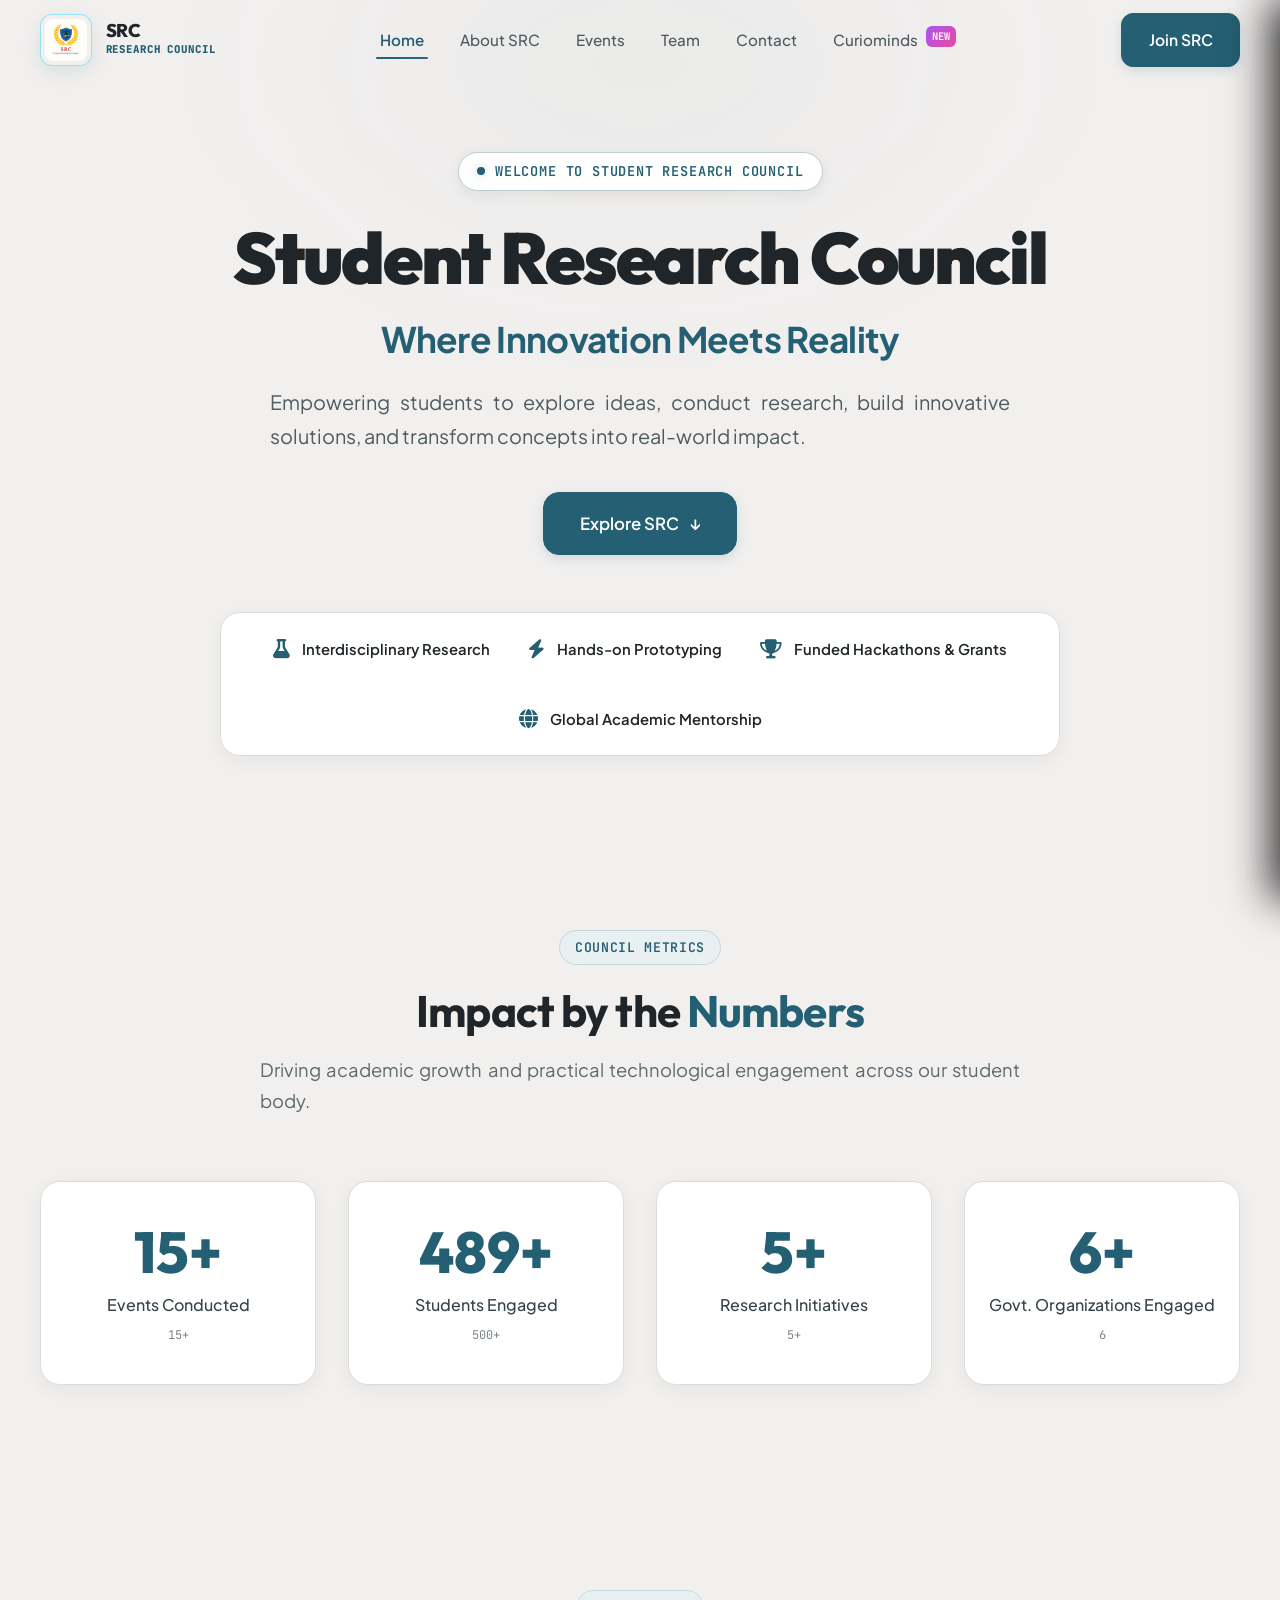
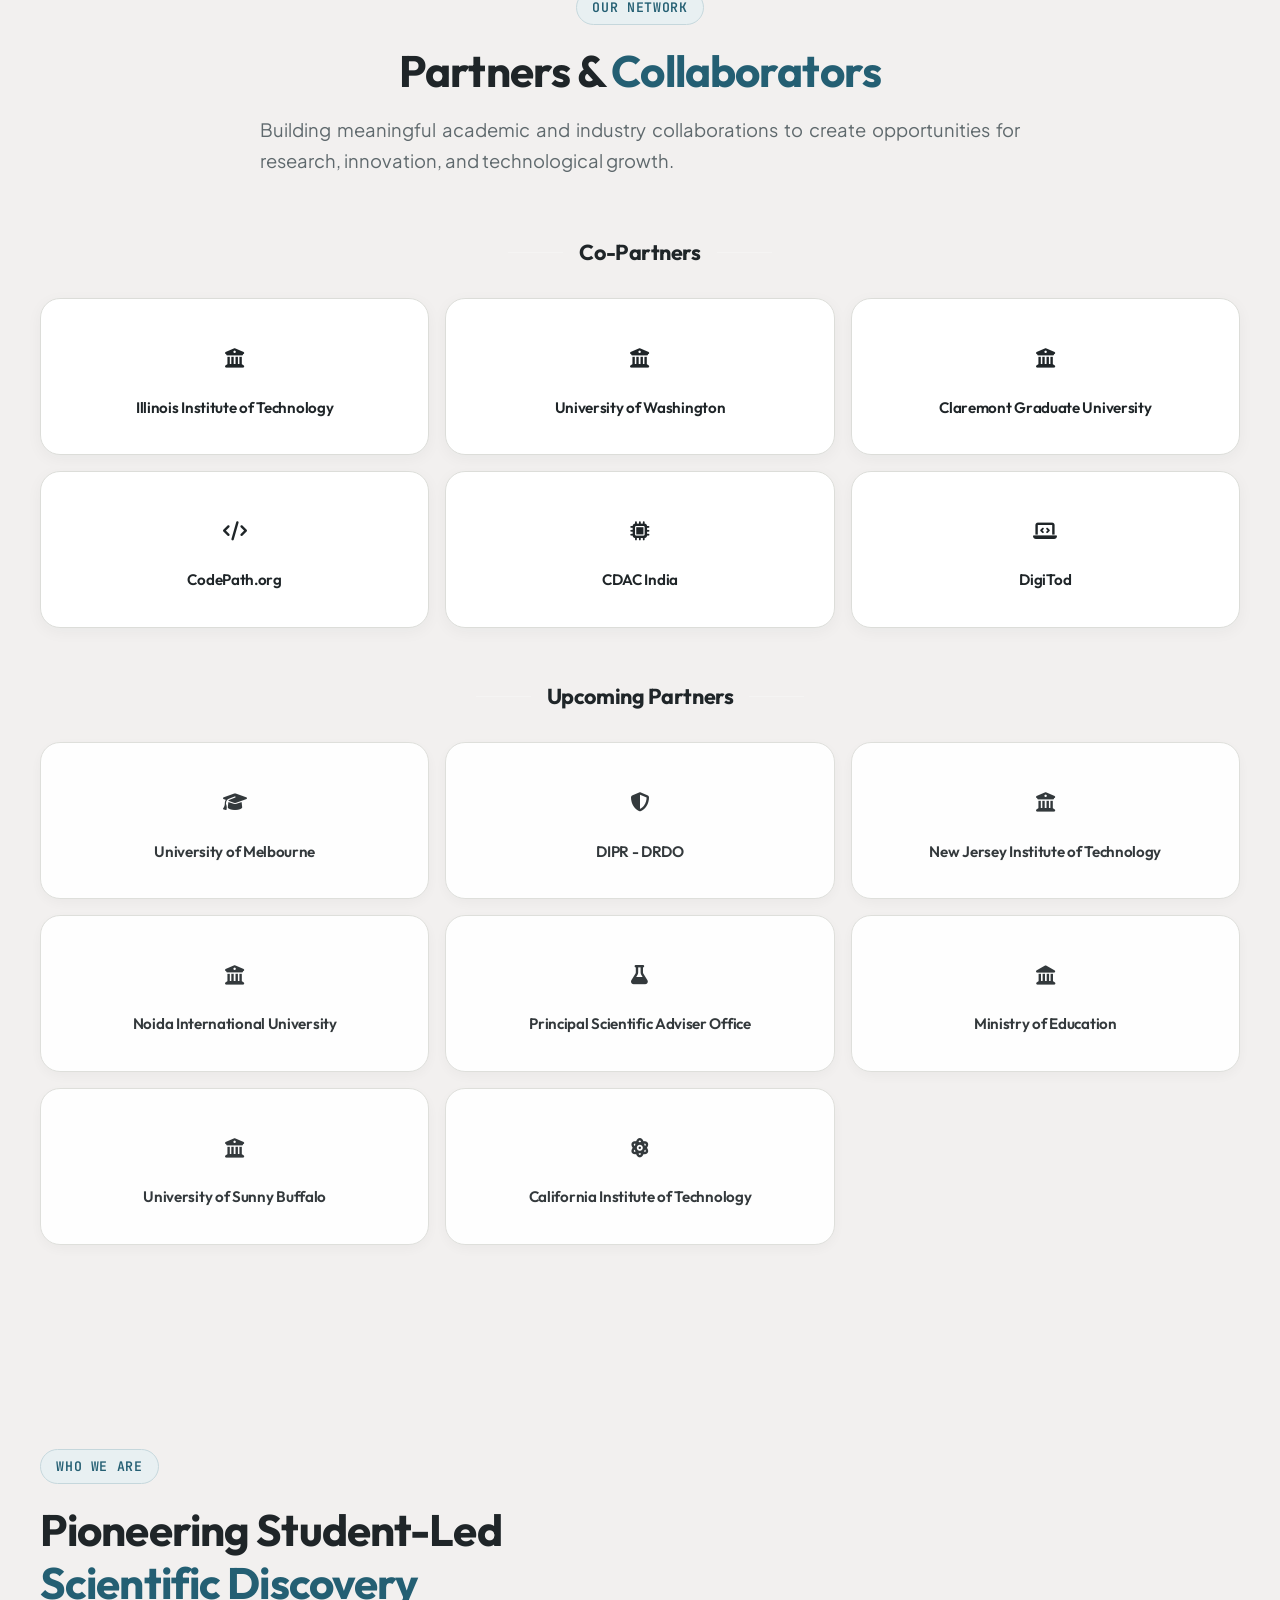
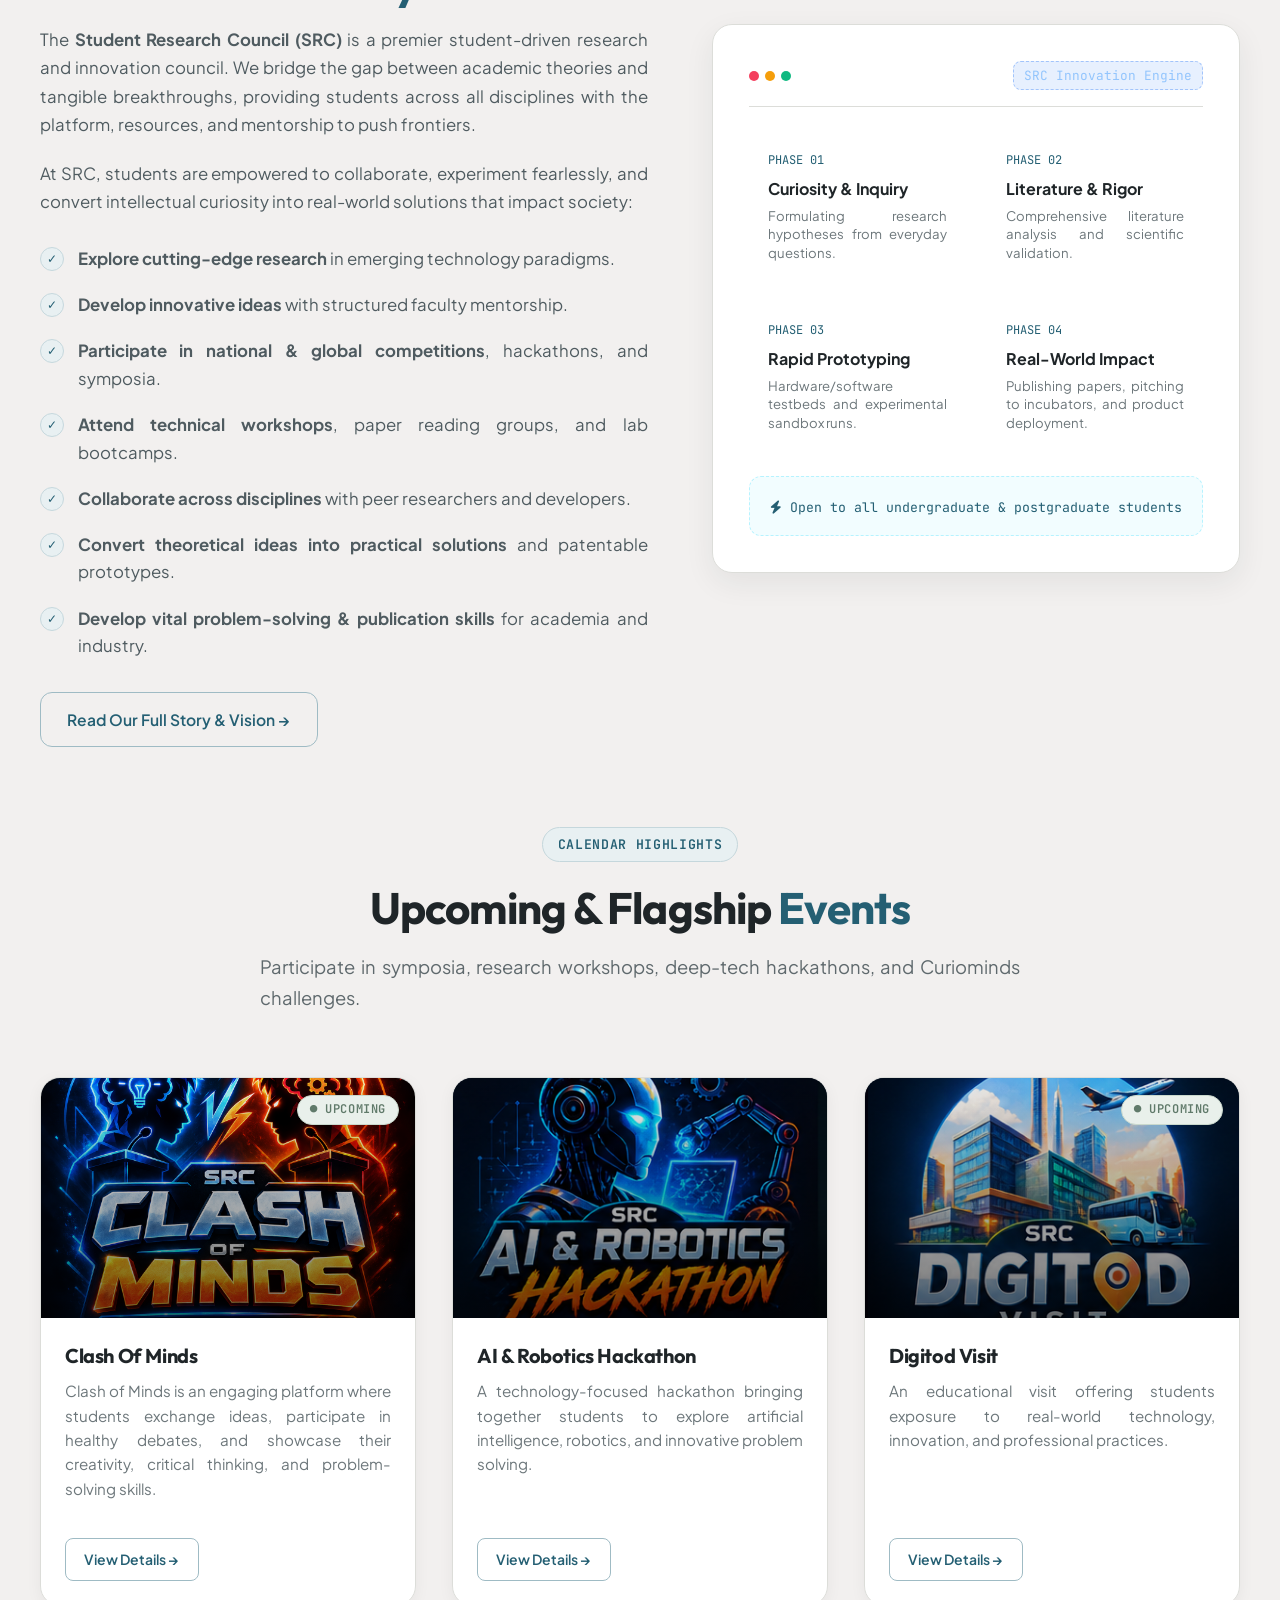
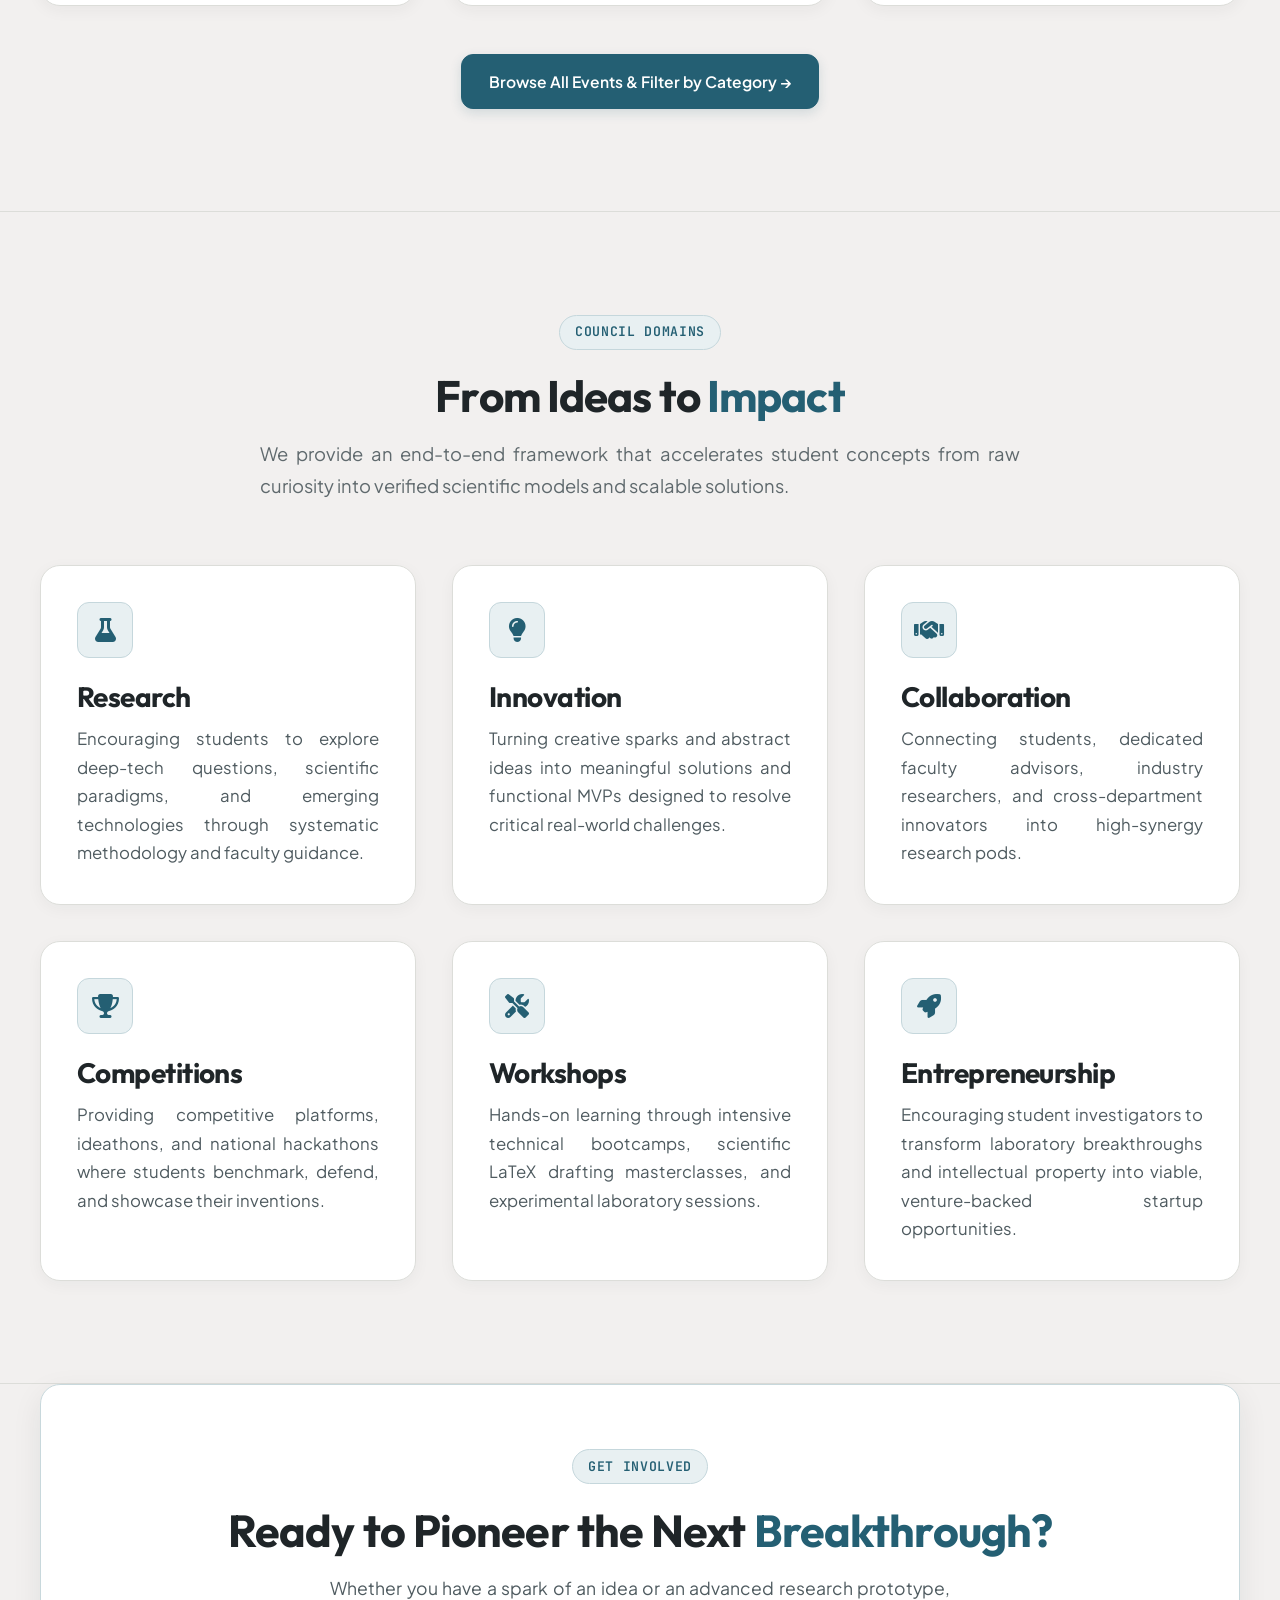
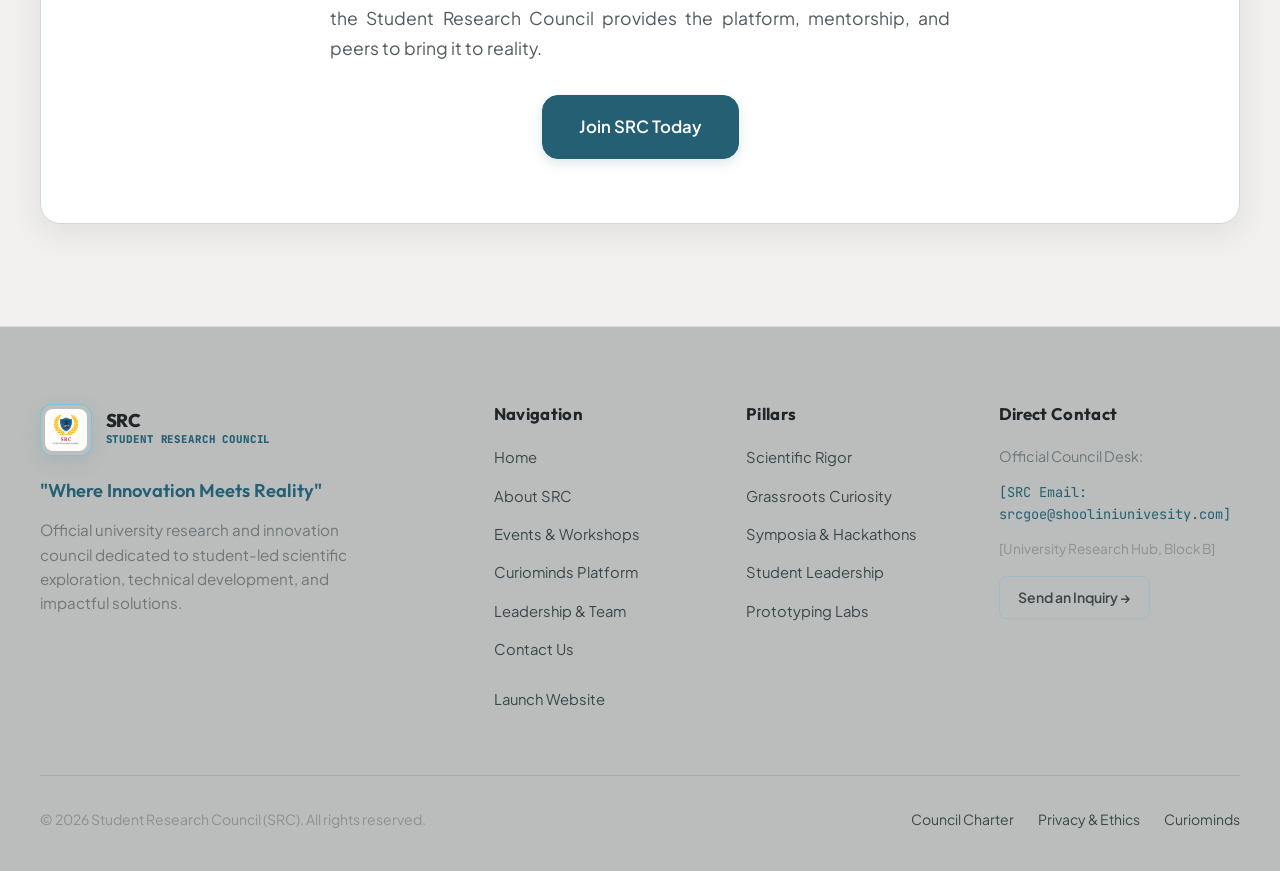
<file: index.html>
<!DOCTYPE html>
<html lang="en">
<head>
  <meta charset="UTF-8">
  <meta name="viewport" content="width=device-width, initial-scale=1.0">
  <meta name="description" content="Student Research Council (SRC) — Where Innovation Meets Reality. Empowering students to explore ideas, conduct research, build innovative solutions, and transform concepts into real-world impact.">
  <meta name="keywords" content="Student Research Council, SRC, Curiominds, University Research, Innovation, Hackathons, Student Projects, DeepTech">
  <title>Student Research Council | Where Innovation Meets Reality</title>
  
  
  <link rel="stylesheet" href="css/main.css">
  <link rel="stylesheet" href="css/components.css">
  <link rel="stylesheet" href="css/pages.css">
  <link rel="stylesheet" href="https://cdnjs.cloudflare.com/ajax/libs/font-awesome/6.5.2/css/all.min.css">

  <style>
    .hero-highlight-icon i,
    .card-icon-box i {
      font-size: 1em;
      line-height: 1;
    }

    .curiominds-badge-new i,
    .event-date-chip i,
    .event-location-pill i {
      margin-right: 0.35rem;
    }

    .event-card-media > div:first-child i {
      font-size: inherit;
    }

    .curiominds-spotlight-banner i {
      line-height: 1;
    }
  
    /* =========================================================
       INDEX PAGE — CLEAN TEXT JUSTIFICATION
       Keeps paragraph/list lines aligned on both sides.
       ========================================================= */
    .index-content p,
    .index-content .feature-list-item > span:last-child,
    .index-content .event-desc,
    .index-content .visualizer-card-desc,
    .index-content .footer-bio {
      text-align: justify;
      text-justify: inter-word;
    }
  </style>


<style>
/* ============================================================
   INDEX PAGE — REDUCE GAP AFTER "WHO WE ARE"
   The generic .section has large top/bottom padding.
   Reduce only this transition so the Events section sits closer.
============================================================ */

#who-we-are {
  padding-bottom: 2.5rem !important;
}

#who-we-are + .section {
  padding-top: 2.5rem !important;
}

/* Keep mobile spacing comfortable */
@media (max-width: 700px) {
  #who-we-are {
    padding-bottom: 2rem !important;
  }

  #who-we-are + .section {
    padding-top: 2rem !important;
  }
}
</style>

</head>
<body>

  <!-- ==========================================================================
       Header & Navigation
       ========================================================================== -->
  <header class="site-header" id="site-header">
    <div class="container nav-container">
      <!-- Logo -->
      <a href="index.html" class="brand-logo" aria-label="Student Research Council Home">
        <div class="logo-icon">
           <img src="srclogo.jpeg" alt="SRC Student Research Council Logo">
        </div>
        <div class="brand-text">
          <span class="brand-name">SRC</span>
          <span class="brand-sub">Research Council</span>
        </div>
      </a>

      <!-- Desktop Nav -->
      <nav aria-label="Main Navigation">
        <ul class="nav-links">
          <li class="nav-item active"><a href="index.html">Home</a></li>
          <li class="nav-item"><a href="about.html">About SRC</a></li>
          <li class="nav-item"><a href="events.html">Events</a></li>
         
          <li class="nav-item"><a href="team.html">Team</a></li>
          <li class="nav-item"><a href="contact.html">Contact</a></li>
           <li class="nav-item">
            <a href="curiominds.html">
              Curiominds
              <span class="badge-nav-new">NEW</span>
            </a>
          </li>
        </ul>
      </nav>

      <!-- Nav Actions -->
      <div class="nav-actions">
         <a href="joinus.html" class="btn btn-primary ...">Join SRC</a>
        <!-- Hamburger Menu Button -->
        <button class="menu-toggle" aria-label="Toggle navigation menu" aria-expanded="false">
          <span></span>
          <span></span>
          <span></span>
        </button>
      </div>
    </div>
  </header>

  <!-- Mobile Drawer Overlay -->
  <div class="mobile-nav-overlay"></div>
  <!-- Mobile Navigation Drawer -->
  <aside class="mobile-nav-drawer" aria-label="Mobile Navigation">
    <ul class="mobile-nav-links">
      <li class="mobile-nav-item active"><a href="index.html">Home <span>→</span></a></li>
      <li class="mobile-nav-item"><a href="about.html">About SRC <span>→</span></a></li>
      <li class="mobile-nav-item"><a href="events.html">Events <span>→</span></a></li>
      <li class="mobile-nav-item">
        <a href="curiominds.html">
          Curiominds <span class="badge-nav-new" style="vertical-align: middle;">NEW</span> <span>→</span>
        </a>
      </li>
      <li class="mobile-nav-item"><a href="team.html">Leadership & Team <span>→</span></a></li>
      <li class="mobile-nav-item"><a href="contact.html">Contact Us <span>→</span></a></li>
    </ul>
    <div class="mobile-nav-footer">
      <a href="contact.html" class="btn btn-primary btn-full">Join Council Movement</a>
    </div>
  </aside>

  <!-- ==========================================================================
       Main Content
       ========================================================================== -->
  <main id="main-content" class="index-content">
    
    <!-- Hero Section -->
    <section class="hero-section" aria-label="Hero Introduction">
      <!-- Interactive Constellation Canvas -->
      

      <div class="container hero-content">
        <div class="hero-council-badge reveal">
          <span class="hero-badge-pulse"></span>
          <span class="hero-badge-text">Welcome to Student Research Council</span>
        </div>

        <h1 class="hero-title reveal reveal-delay-1">
          Student Research Council
        </h1>

        <div class="hero-tagline reveal reveal-delay-2">
          <span class="text-gradient">Where Innovation Meets Reality</span>
        </div>

        <p class="hero-subtitle reveal reveal-delay-3">
          Empowering students to explore ideas, conduct research, build innovative solutions, and transform concepts into real-world impact.
        </p>

        <div class="hero-actions reveal reveal-delay-4">
          <a href="#who-we-are" class="btn btn-primary btn-lg btn-shimmer">
            Explore SRC
            <span>↓</span>
          </a>
        </div>

        <!-- Quick Metrics / Highlights Strip -->
        <div class="hero-highlights-strip reveal reveal-delay-5">
          <div class="hero-highlight-item">
            <span class="hero-highlight-icon"><i class="fa-solid fa-flask" aria-hidden="true"></i></span>
            <span>Interdisciplinary Research</span>
          </div>
          <div class="hero-highlight-item">
            <span class="hero-highlight-icon"><i class="fa-solid fa-bolt" aria-hidden="true"></i></span>
            <span>Hands-on Prototyping</span>
          </div>
          <div class="hero-highlight-item">
            <span class="hero-highlight-icon"><i class="fa-solid fa-trophy" aria-hidden="true"></i></span>
            <span>Funded Hackathons & Grants</span>
          </div>
          <div class="hero-highlight-item">
            <span class="hero-highlight-icon"><i class="fa-solid fa-globe" aria-hidden="true"></i></span>
            <span>Global Academic Mentorship</span>
          </div>
        </div>
      </div>
    </section>


        <!--Section: SRC Impact & Statistics
         ========================================================================== -->
    <section class="section" style="background: rgba(11, 17, 32, 0.4);">
      <div class="container">
        <div class="section-header">
          <span class="section-tag">Council Metrics</span>
          <h2 class="section-title">Impact by the <span class="text-gradient">Numbers</span></h2>
          <p class="section-description">
            Driving academic growth and practical technological engagement across our student body.
          </p>
        </div>

        <div class="stats-grid">
          <!-- Stat 1 -->
          <div class="glass-card stat-card reveal">
            <div class="stat-number" data-counter-target="15" data-counter-suffix="+">0</div>
            <div class="stat-label">Events Conducted</div>
            <span class="stat-placeholder-badge">15+</span>
          </div>

          <!-- Stat 2 -->
          <div class="glass-card stat-card reveal reveal-delay-1">
            <div class="stat-number" data-counter-target="500" data-counter-suffix="+">0</div>
            <div class="stat-label">Students Engaged</div>
            <span class="stat-placeholder-badge">500+</span>
          </div>

          <!-- Stat 3 -->
          <div class="glass-card stat-card reveal reveal-delay-2">
            <div class="stat-number" data-counter-target="5" data-counter-suffix="+">0</div>
            <div class="stat-label">Research Initiatives</div>
            <span class="stat-placeholder-badge">5+</span>
          </div>

          <!-- Stat 4 -->
          <div class="glass-card stat-card reveal reveal-delay-3">
            <div class="stat-number" data-counter-target="6" data-counter-suffix="+">0</div>
            <div class="stat-label">Govt. Organizations Engaged</div>
            <span class="stat-placeholder-badge">6</span>
          </div>
        </div>
      </div>
    </section>


   
<section class="section partners-section">
  <div class="container">

    <div class="section-header reveal">
      <span class="section-tag">Our Network</span>
      <h2 class="section-title">
        Partners & <span class="text-gradient">Collaborators</span>
      </h2>
      <p class="section-description">
        Building meaningful academic and industry collaborations to create
        opportunities for research, innovation, and technological growth.
      </p>
    </div>

    <!-- Co-Partners -->
    <div class="partners-group reveal">
      <div class="partners-group-title">
        <span class="partners-line"></span>
        <h3>Co-Partners</h3>
        <span class="partners-line"></span>
      </div>

      <div class="partners-grid">

        <div class="glass-card partner-card">
          <div class="partner-icon">
            <i class="fa-solid fa-building-columns"></i>
          </div>
          <h4>Illinois Institute of Technology</h4>
        </div>

        <div class="glass-card partner-card">
          <div class="partner-icon">
            <i class="fa-solid fa-building-columns"></i>
          </div>
          <h4>University of Washington</h4>
        </div>

        <div class="glass-card partner-card">
          <div class="partner-icon">
            <i class="fa-solid fa-building-columns"></i>
          </div>
          <h4>Claremont Graduate University</h4>
        </div>

        <div class="glass-card partner-card">
          <div class="partner-icon">
            <i class="fa-solid fa-code"></i>
          </div>
          <h4>CodePath.org</h4>
        </div>

        <div class="glass-card partner-card">
          <div class="partner-icon">
            <i class="fa-solid fa-microchip"></i>
          </div>
          <h4>CDAC India</h4>
        </div>

        <div class="glass-card partner-card">
          <div class="partner-icon">
            <i class="fa-solid fa-laptop-code"></i>
          </div>
          <h4>DigiTod</h4>
        </div>

      </div>
    </div>

    <!-- Upcoming Partners -->
    <div class="partners-group reveal">
      <div class="partners-group-title">
        <span class="partners-line"></span>
        <h3>Upcoming Partners</h3>
        <span class="partners-line"></span>
      </div>

      <div class="partners-grid">

        <div class="glass-card partner-card upcoming-partner">
          <div class="partner-icon">
            <i class="fa-solid fa-graduation-cap"></i>
          </div>
          <h4>University of Melbourne</h4>
        </div>

        <div class="glass-card partner-card upcoming-partner">
          <div class="partner-icon">
            <i class="fa-solid fa-shield-halved"></i>
          </div>
          <h4>DIPR - DRDO</h4>
        </div>

        <div class="glass-card partner-card upcoming-partner">
          <div class="partner-icon">
            <i class="fa-solid fa-building-columns"></i>
          </div>
          <h4>New Jersey Institute of Technology</h4>
        </div>

        <div class="glass-card partner-card upcoming-partner">
          <div class="partner-icon">
            <i class="fa-solid fa-university"></i>
          </div>
          <h4>Noida International University</h4>
        </div>

        <div class="glass-card partner-card upcoming-partner">
          <div class="partner-icon">
            <i class="fa-solid fa-flask"></i>
          </div>
          <h4>Principal Scientific Adviser Office</h4>
        </div>

        <div class="glass-card partner-card upcoming-partner">
          <div class="partner-icon">
            <i class="fa-solid fa-landmark"></i>
          </div>
          <h4>Ministry of Education</h4>
        </div>

        <div class="glass-card partner-card upcoming-partner">
          <div class="partner-icon">
            <i class="fa-solid fa-building-columns"></i>
          </div>
          <h4>University of Sunny Buffalo</h4>
        </div>

        <div class="glass-card partner-card upcoming-partner">
          <div class="partner-icon">
            <i class="fa-solid fa-atom"></i>
          </div>
          <h4>California Institute of Technology</h4>
        </div>

      </div>
    </div>

  </div>
</section>

    <!-- ==========================================================================
         Section: Who We Are
         ========================================================================== -->
    <section class="section" id="who-we-are">
      <div class="container">
        <div class="split-grid">
          <!-- Text Content -->
          <div class="reveal">
            <span class="section-tag">Who We Are</span>
            <h2 class="section-title">
              Pioneering Student-Led <span class="text-gradient">Scientific Discovery</span>
            </h2>
            <p style="margin-bottom: 1.25rem;">
              The <strong>Student Research Council (SRC)</strong> is a premier student-driven research and innovation council. We bridge the gap between academic theories and tangible breakthroughs, providing students across all disciplines with the platform, resources, and mentorship to push frontiers.
            </p>
            <p>
              At SRC, students are empowered to collaborate, experiment fearlessly, and convert intellectual curiosity into real-world solutions that impact society:
            </p>

            <ul class="feature-list">
              <li class="feature-list-item">
                <span class="feature-check-icon">✓</span>
                <span><strong>Explore cutting-edge research</strong> in emerging technology paradigms.</span>
              </li>
              <li class="feature-list-item">
                <span class="feature-check-icon">✓</span>
                <span><strong>Develop innovative ideas</strong> with structured faculty mentorship.</span>
              </li>
              <li class="feature-list-item">
                <span class="feature-check-icon">✓</span>
                <span><strong>Participate in national & global competitions</strong>, hackathons, and symposia.</span>
              </li>
              <li class="feature-list-item">
                <span class="feature-check-icon">✓</span>
                <span><strong>Attend technical workshops</strong>, paper reading groups, and lab bootcamps.</span>
              </li>
              <li class="feature-list-item">
                <span class="feature-check-icon">✓</span>
                <span><strong>Collaborate across disciplines</strong> with peer researchers and developers.</span>
              </li>
              <li class="feature-list-item">
                <span class="feature-check-icon">✓</span>
                <span><strong>Convert theoretical ideas into practical solutions</strong> and patentable prototypes.</span>
              </li>
              <li class="feature-list-item">
                <span class="feature-check-icon">✓</span>
                <span><strong>Develop vital problem-solving & publication skills</strong> for academia and industry.</span>
              </li>
            </ul>

            <div style="margin-top: 2rem;">
              <a href="about.html" class="btn btn-outline">Read Our Full Story & Vision →</a>
            </div>
          </div>

          <!-- Research Visualizer Graphic -->
          <div class="research-visualizer reveal reveal-delay-2">
            <div class="visualizer-header">
              <div class="visualizer-dots">
                <span></span><span></span><span></span>
              </div>
              <span class="placeholder-tag">SRC Innovation Engine</span>
            </div>

            <div class="visualizer-nodes-container">
              <div class="visualizer-mini-card">
                <div class="visualizer-card-num">PHASE 01</div>
                <div class="visualizer-card-title">Curiosity & Inquiry</div>
                <div class="visualizer-card-desc">Formulating research hypotheses from everyday questions.</div>
              </div>
              <div class="visualizer-mini-card">
                <div class="visualizer-card-num">PHASE 02</div>
                <div class="visualizer-card-title">Literature & Rigor</div>
                <div class="visualizer-card-desc">Comprehensive literature analysis and scientific validation.</div>
              </div>
              <div class="visualizer-mini-card">
                <div class="visualizer-card-num">PHASE 03</div>
                <div class="visualizer-card-title">Rapid Prototyping</div>
                <div class="visualizer-card-desc">Hardware/software testbeds and experimental sandbox runs.</div>
              </div>
              <div class="visualizer-mini-card">
                <div class="visualizer-card-num">PHASE 04</div>
                <div class="visualizer-card-title">Real-World Impact</div>
                <div class="visualizer-card-desc">Publishing papers, pitching to incubators, and product deployment.</div>
              </div>
            </div>

            <div style="margin-top: 1.5rem; padding: 1rem; background: rgba(0, 210, 255, 0.05); border: 1px dashed rgba(0, 210, 255, 0.25); border-radius: var(--radius-md); text-align: center;">
              <span style="font-family: var(--font-mono); font-size: 0.825rem; color: var(--color-cyan);">
                <i class="fa-solid fa-bolt" aria-hidden="true"></i> Open to all undergraduate & postgraduate students
              </span>
            </div>
          </div>
        </div>
      </div>
    </section>


    <!-- ==========================================================================
         Section: Featured Events Preview
         ========================================================================== -->
    <section class="section">
      <div class="container">
        <div class="section-header">
          <span class="section-tag">Calendar Highlights</span>
          <h2 class="section-title">Upcoming & Flagship <span class="text-gradient">Events</span></h2>
          <p class="section-description">
            Participate in symposia, research workshops, deep-tech hackathons, and Curiominds challenges.
          </p>
        </div>

        <!-- Static featured preview cards linking directly to events.html -->
        <div class="events-grid">
          <!-- Event 1 -->

           <article class="event-card reveal reveal-delay-2">
<div class="event-card-media">
  <img 
    src="event-img/clashofminds.png"
    alt="Clash Of Minds"
    class="event-card-image"
  >

  <div class="event-image-overlay"></div>

  <div class="event-status-badge">
    <span class="badge badge-emerald">● Upcoming</span>
  </div>
</div>
            <div class="event-card-body">
              
              <h3 class="event-title">Clash Of Minds</h3>
              <p class="event-desc">Clash of Minds is an engaging platform where students exchange ideas, participate in healthy debates, and showcase their creativity, critical thinking, and problem-solving skills.</p>
              <div class="event-card-footer">
               
                <a href="events.html" class="btn btn-outline btn-sm">View Details →</a>
              </div>
            </div>
          </article>
          
          <!-- Event 2 -->
          <article class="event-card reveal reveal-delay-1">
<div class="event-card-media">
  <img 
    src="event-img/hackathon.png"
    alt="AI & Robotics Hackathon"
    class="event-card-image"
  >

  <div class="event-image-overlay"></div>
</div>
            <div class="event-card-body">
             
              <h3 class="event-title">AI & Robotics Hackathon</h3>
              <p class="event-desc">A technology-focused hackathon bringing together students to explore artificial intelligence, robotics, and innovative problem solving.</p>
              <div class="event-card-footer">
               
                <a href="events.html" class="btn btn-outline btn-sm">View Details →</a>
              </div>
            </div>
          </article>

          <!-- Event 3 -->
           <article class="event-card reveal">
            <div class="event-card-media">
  <img 
    src="event-img/digitod-visit.png"
    alt="Binary Battles"
    class="event-card-image"
  >

  <div class="event-image-overlay"></div>

  <div class="event-status-badge">
    <span class="badge badge-emerald">● Upcoming</span>
  </div>
</div>
            <div class="event-card-body">
              
              <h3 class="event-title">Digitod Visit</h3>
              
              <p class="event-desc">An educational visit offering students exposure to real-world technology, innovation, and professional practices.</p>
              <div class="event-card-footer">
               
                <a href="events.html" class="btn btn-outline btn-sm">View Details →</a>
              </div>
            </div>
          </article>

         
        </div>

        <div style="text-align: center; margin-top: 3rem;" class="reveal">
          <a href="events.html" class="btn btn-primary">Browse All Events & Filter by Category →</a>
        </div>
      </div>
    </section>

    
    <!-- ==========================================================================
         Section: What SRC Does (From Ideas to Impact)
         ========================================================================== -->
    <section class="section" style="background: rgba(8, 14, 28, 0.5); border-top: 1px solid var(--border-subtle); border-bottom: 1px solid var(--border-subtle);">
      <div class="container">
        <div class="section-header">
          <span class="section-tag">Council Domains</span>
          <h2 class="section-title">From Ideas to <span class="text-gradient">Impact</span></h2>
          <p class="section-description">
            We provide an end-to-end framework that accelerates student concepts from raw curiosity into verified scientific models and scalable solutions.
          </p>
        </div>

        <div class="what-we-do-grid">
          <!-- Card 1: Research -->
          <div class="glass-card reveal">
            <div class="card-icon-box"><i class="fa-solid fa-flask" aria-hidden="true"></i></div>
            <h3 style="margin-bottom: 0.75rem;">Research</h3>
            <p>
              Encouraging students to explore deep-tech questions, scientific paradigms, and emerging technologies through systematic methodology and faculty guidance.
            </p>
          </div>

          <!-- Card 2: Innovation -->
          <div class="glass-card reveal reveal-delay-1">
            <div class="card-icon-box"><i class="fa-solid fa-lightbulb" aria-hidden="true"></i></div>
            <h3 style="margin-bottom: 0.75rem;">Innovation</h3>
            <p>
              Turning creative sparks and abstract ideas into meaningful solutions and functional MVPs designed to resolve critical real-world challenges.
            </p>
          </div>

          <!-- Card 3: Collaboration -->
          <div class="glass-card reveal reveal-delay-2">
            <div class="card-icon-box"><i class="fa-solid fa-handshake" aria-hidden="true"></i></div>
            <h3 style="margin-bottom: 0.75rem;">Collaboration</h3>
            <p>
              Connecting students, dedicated faculty advisors, industry researchers, and cross-department innovators into high-synergy research pods.
            </p>
          </div>

          <!-- Card 4: Competitions -->
          <div class="glass-card reveal">
            <div class="card-icon-box"><i class="fa-solid fa-trophy" aria-hidden="true"></i></div>
            <h3 style="margin-bottom: 0.75rem;">Competitions</h3>
            <p>
              Providing competitive platforms, ideathons, and national hackathons where students benchmark, defend, and showcase their inventions.
            </p>
          </div>

          <!-- Card 5: Workshops -->
          <div class="glass-card reveal reveal-delay-1">
            <div class="card-icon-box"><i class="fa-solid fa-screwdriver-wrench" aria-hidden="true"></i></div>
            <h3 style="margin-bottom: 0.75rem;">Workshops</h3>
            <p>
              Hands-on learning through intensive technical bootcamps, scientific LaTeX drafting masterclasses, and experimental laboratory sessions.
            </p>
          </div>

          <!-- Card 6: Entrepreneurship -->
          <div class="glass-card reveal reveal-delay-2">
            <div class="card-icon-box"><i class="fa-solid fa-rocket" aria-hidden="true"></i></div>
            <h3 style="margin-bottom: 0.75rem;">Entrepreneurship</h3>
            <p>
              Encouraging student investigators to transform laboratory breakthroughs and intellectual property into viable, venture-backed startup opportunities.
            </p>
          </div>
        </div>
      </div>
    </section>

    <!-- ==========================================================================
       

    <!-- ==========================================================================
     
    <!-- ==========================================================================
         Section: Call to Action Banner
         ========================================================================== -->
    <section class="section" style="padding-top: 0;">
      <div class="container">
        <div class="cta-banner-card reveal">
          <span class="section-tag">Get Involved</span>
          <h2 style="font-size: clamp(2rem, 3.5vw, 3rem); margin-bottom: 1rem;">
            Ready to Pioneer the Next <span class="text-gradient">Breakthrough?</span>
          </h2>
          <p style="max-width: 620px; margin: 0 auto 2rem; font-size: 1.1rem; color: var(--text-secondary);">
            Whether you have a spark of an idea or an advanced research prototype, the Student Research Council provides the platform, mentorship, and peers to bring it to reality.
          </p>
          <div style="display: flex; justify-content: center; gap: 1.25rem; flex-wrap: wrap;">
            <a href="contact.html" class="btn btn-primary btn-lg btn-shimmer">Join SRC Today</a>
           
          </div>
        </div>
      </div>
    </section>

  </main>

  <!-- ==========================================================================
       Footer
       ========================================================================== -->
  <footer class="site-footer">
    <div class="container">
      <div class="footer-top">
        <!-- Brand Info -->
        <div class="footer-brand">
          <a href="index.html" class="brand-logo">
            <div class="logo-icon">
               <img src="srclogo.jpeg" alt="SRC Student Research Council Logo">
            </div>
            <div class="brand-text">
              <span class="brand-name">SRC</span>
              <span class="brand-sub">Student Research Council</span>
            </div>
          </a>
          <div class="footer-tagline">"Where Innovation Meets Reality"</div>
          <p class="footer-bio">
            Official university research and innovation council dedicated to student-led scientific exploration, technical development, and impactful solutions.
          </p>
         
        </div>

        <!-- Quick Links -->
        <div class="footer-col">
          <h4>Navigation</h4>
          <ul class="footer-links">
            <li><a href="index.html">Home</a></li>
            <li><a href="about.html">About SRC</a></li>
            <li><a href="events.html">Events & Workshops</a></li>
            <li><a href="curiominds.html">Curiominds Platform</a></li>
            <li><a href="team.html">Leadership & Team</a></li>
            <li><a href="contact.html">Contact Us</a></li>
            <li></li><a href="launch.html">Launch Website</a></li>
          </ul>
        </div>

        <!-- Council Pillars -->
        <div class="footer-col">
          <h4>Pillars</h4>
          <ul class="footer-links">
            <li><a href="about.html#values">Scientific Rigor</a></li>
            <li><a href="curiominds.html">Grassroots Curiosity</a></li>
            <li><a href="events.html">Symposia & Hackathons</a></li>
            <li><a href="team.html">Student Leadership</a></li>
            <li><a href="about.html#lifecycle">Prototyping Labs</a></li>
          </ul>
        </div>

        <!-- Contact & Location -->
        <div class="footer-col">
          <h4>Direct Contact</h4>
          <p style="font-size: 0.9rem; color: var(--text-muted); margin-bottom: 0.75rem;">
            Official Council Desk:
          </p>
          <div style="font-family: var(--font-mono); font-size: 0.85rem; color: var(--color-cyan); margin-bottom: 0.75rem;">
            [SRC Email: srcgoe@shooliniunivesity.com]
          </div>
          <div style="font-size: 0.85rem; color: var(--text-subtle); margin-bottom: 1rem;">
            [University Research Hub, Block B]
          </div>
          <a href="contact.html" class="btn btn-outline btn-sm">Send an Inquiry →</a>
        </div>
      </div>

      <!-- Footer Bottom -->
      <div class="footer-bottom">
        <div>
          © 2026 Student Research Council (SRC). All rights reserved.
        </div>
        <div class="footer-bottom-links">
          <a href="about.html">Council Charter</a>
          <a href="contact.html">Privacy & Ethics</a>
          <a href="curiominds.html">Curiominds</a>
        </div>
      </div>
    </div>
  </footer>

  <!-- Scripts -->
  <script src="js/data.js"></script>
  <script src="js/canvas-nodes.js"></script>
  <script src="js/main.js"></script>
</body>
</html>
</file>
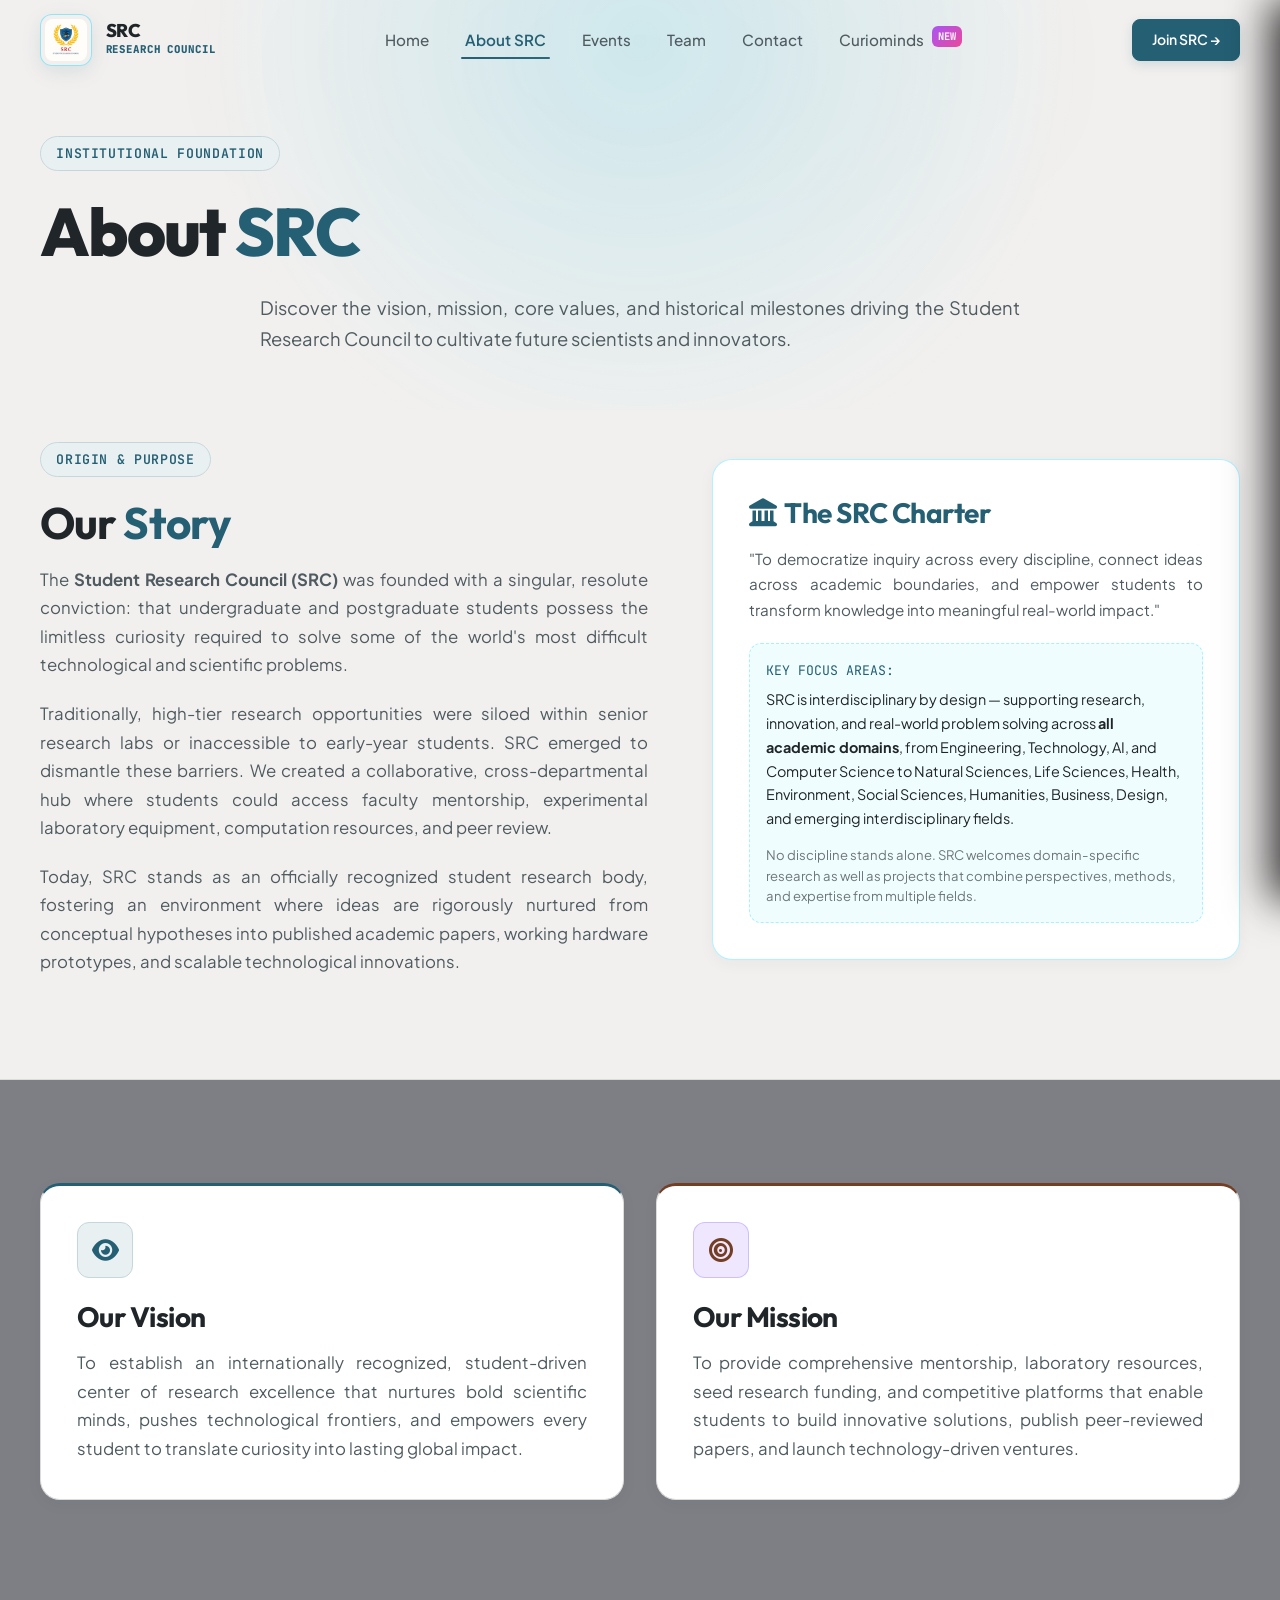
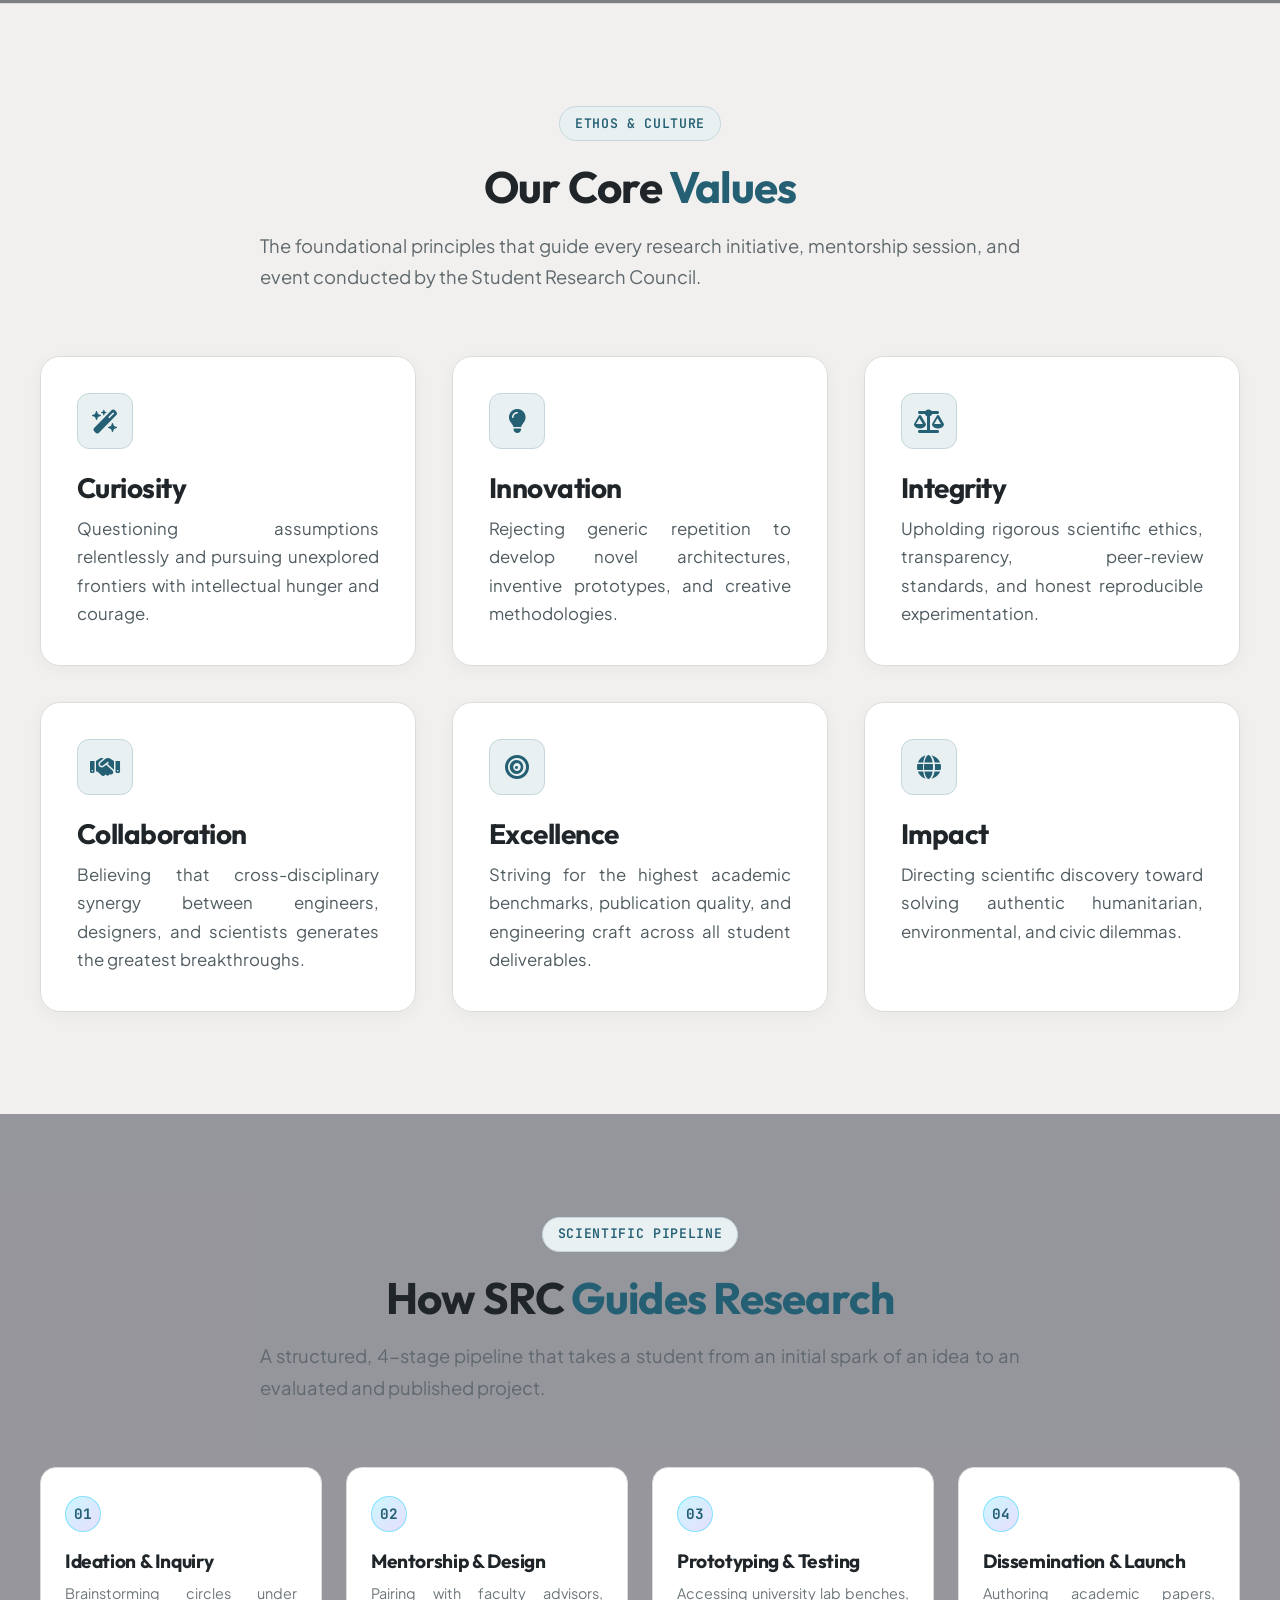
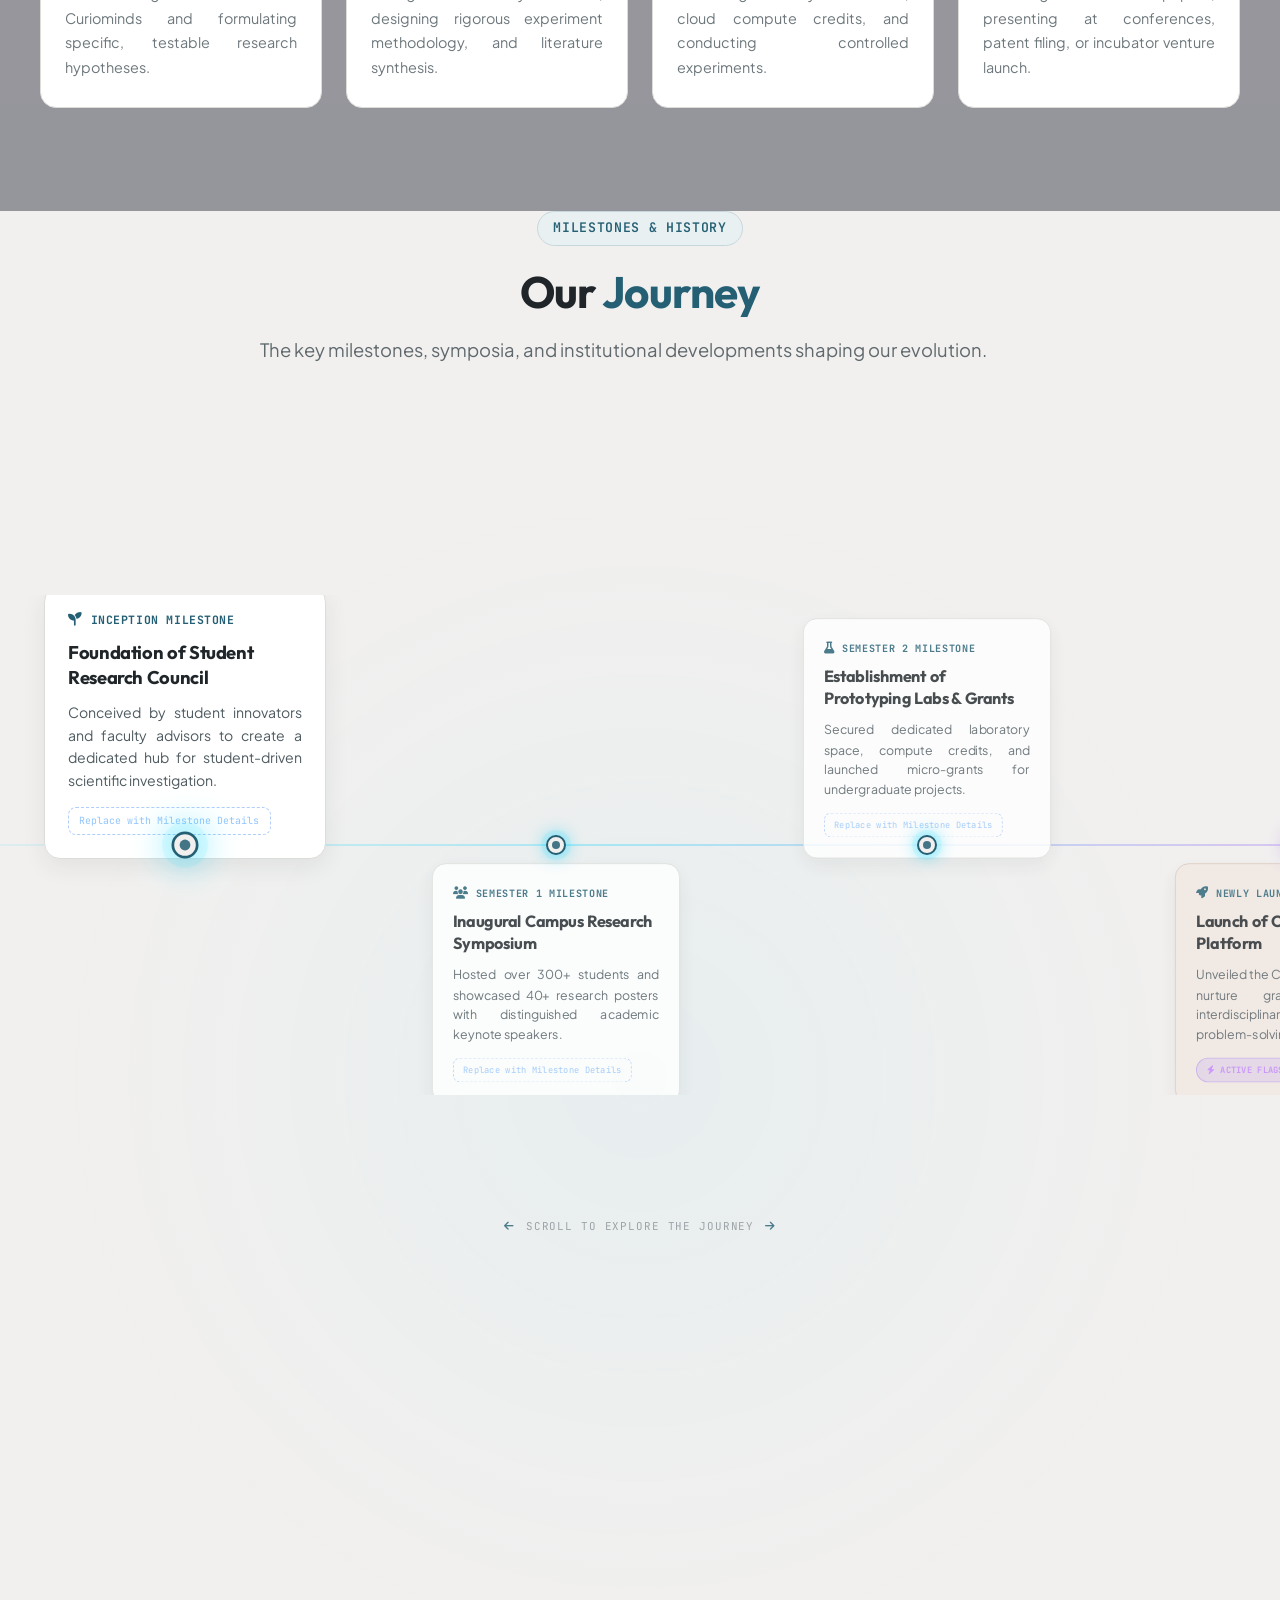
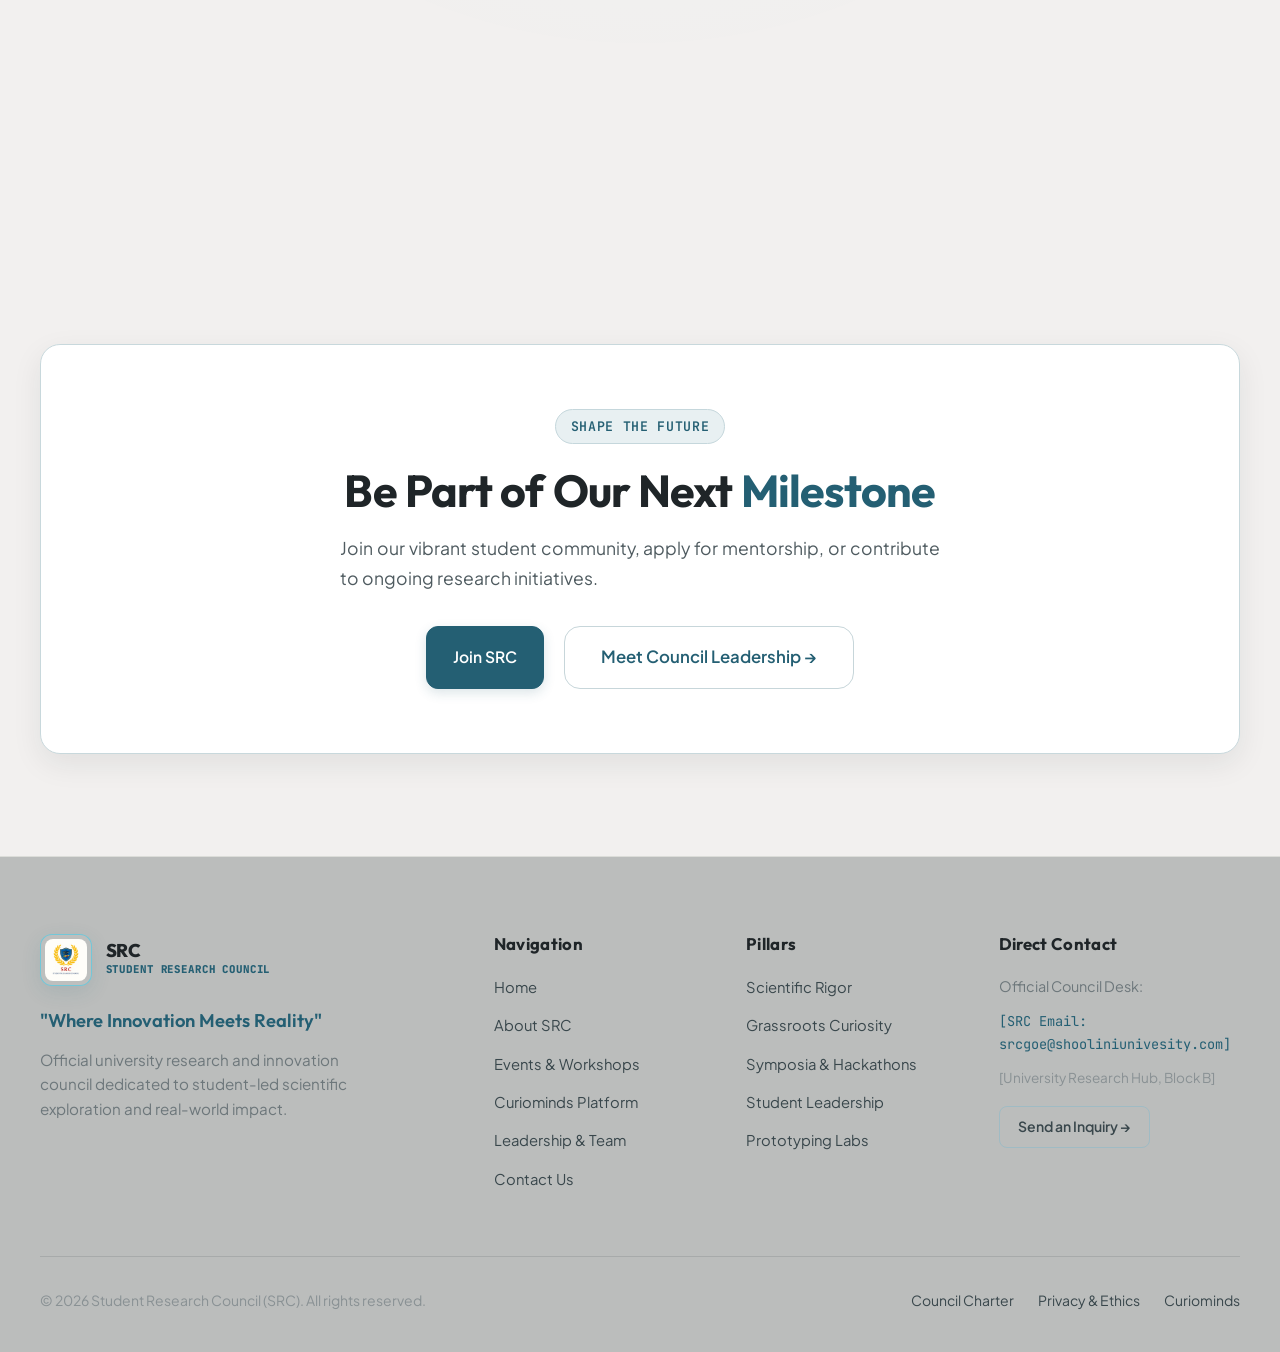
<file: about.html>
<!DOCTYPE html>
<html lang="en">
<head>
  <meta charset="UTF-8">
  <meta name="viewport" content="width=device-width, initial-scale=1.0">
  <meta name="description" content="About Student Research Council (SRC) — Our Story, Vision, Mission, Values, and Visual Journey Roadmap. Where Innovation Meets Reality.">
  <title>About SRC | Student Research Council</title>

  <!-- Font Awesome -->
<link rel="stylesheet"
      href="https://cdnjs.cloudflare.com/ajax/libs/font-awesome/6.5.2/css/all.min.css">
  
  <!-- Stylesheets -->
  <link rel="stylesheet" href="css/main.css">
  <link rel="stylesheet" href="css/components.css">
  <link rel="stylesheet" href="css/pages.css">
<style>
    /* Clean justified text across page content */
    .page-justified p {
      text-align: justify;
      text-justify: inter-word;
    }
</style>
</head>
<body>

  <!-- ==========================================================================
       Header & Navigation
       ========================================================================== -->
  <header class="site-header" id="site-header">
    <div class="container nav-container">
      <a href="index.html" class="brand-logo" aria-label="Student Research Council Home">
        <div class="logo-icon">
          <img src="srclogo.jpeg" alt="SRC Student Research Council Logo">
        </div>
        <div class="brand-text">
          <span class="brand-name">SRC</span>
          <span class="brand-sub">Research Council</span>
        </div>
      </a>

      <nav aria-label="Main Navigation">
        <ul class="nav-links">
          <li class="nav-item"><a href="index.html">Home</a></li>
          <li class="nav-item active"><a href="about.html">About SRC</a></li>
          <li class="nav-item"><a href="events.html">Events</a></li>
          
          <li class="nav-item"><a href="team.html">Team</a></li>
          <li class="nav-item"><a href="contact.html">Contact</a></li>
          <li class="nav-item">
            <a href="curiominds.html">
              Curiominds
              <span class="badge-nav-new">NEW</span>
            </a>
          </li>
        </ul>
      </nav>

      <div class="nav-actions">
        <a href="contact.html" class="btn btn-primary btn-sm btn-shimmer btn-desktop-only">Join SRC →</a>
        <button class="menu-toggle" aria-label="Toggle navigation menu" aria-expanded="false">
          <span></span>
          <span></span>
          <span></span>
        </button>
      </div>
    </div>
  </header>

  <!-- Mobile Drawer Overlay -->
  <div class="mobile-nav-overlay"></div>
  <aside class="mobile-nav-drawer" aria-label="Mobile Navigation">
    <ul class="mobile-nav-links">
      <li class="mobile-nav-item"><a href="index.html">Home <span>→</span></a></li>
      <li class="mobile-nav-item active"><a href="about.html">About SRC <span>→</span></a></li>
      <li class="mobile-nav-item"><a href="events.html">Events <span>→</span></a></li>
      <li class="mobile-nav-item">
        <a href="curiominds.html">
          Curiominds <span class="badge-nav-new" style="vertical-align: middle;">NEW</span> <span>→</span>
        </a>
      </li>
      <li class="mobile-nav-item"><a href="team.html">Leadership & Team <span>→</span></a></li>
      <li class="mobile-nav-item"><a href="contact.html">Contact Us <span>→</span></a></li>
    </ul>
    <div class="mobile-nav-footer">
      <a href="contact.html" class="btn btn-primary btn-full">Join Council Movement</a>
    </div>
  </aside>

  <!-- ==========================================================================
       Main Content
       ========================================================================== -->
  <main id="main-content" class="page-justified">
    
    <!-- Hero Header -->
    <section class="section" style="padding-top: calc(var(--nav-height) + 3.5rem); padding-bottom: 3.5rem; background: radial-gradient(circle at 50% 10%, rgba(0, 210, 255, 0.12) 0%, transparent 60%);">
      <div class="container text-center">
        <span class="section-tag reveal">Institutional Foundation</span>
        <h1 class="reveal reveal-delay-1" style="margin-bottom: 1.25rem;">
          About <span class="text-gradient">SRC</span>
        </h1>
        <p class="reveal reveal-delay-2" style="max-width: 760px; margin: 0 auto; font-size: 1.15rem; color: var(--text-secondary);">
          Discover the vision, mission, core values, and historical milestones driving the Student Research Council to cultivate future scientists and innovators.
        </p>
      </div>
    </section>

    <!-- ==========================================================================
         Section: Our Story
         ========================================================================== -->
    <section class="section" style="padding-top: 2rem;">
      <div class="container">
        <div class="split-grid">
          <div class="reveal">
            <span class="section-tag">Origin & Purpose</span>
            <h2 class="section-title">Our <span class="text-gradient">Story</span></h2>
            <p style="margin-bottom: 1.25rem;">
              The <strong>Student Research Council (SRC)</strong> was founded with a singular, resolute conviction: that undergraduate and postgraduate students possess the limitless curiosity required to solve some of the world's most difficult technological and scientific problems.
            </p>
            <p style="margin-bottom: 1.25rem;">
              Traditionally, high-tier research opportunities were siloed within senior research labs or inaccessible to early-year students. SRC emerged to dismantle these barriers. We created a collaborative, cross-departmental hub where students could access faculty mentorship, experimental laboratory equipment, computation resources, and peer review.
            </p>
            <p>
              Today, SRC stands as an officially recognized student research body, fostering an environment where ideas are rigorously nurtured from conceptual hypotheses into published academic papers, working hardware prototypes, and scalable technological innovations.
            </p>
          </div>

          <!-- Visual Pillar Box -->
          <div class="glass-card reveal reveal-delay-2" style="border-color: rgba(0, 210, 255, 0.3);">
            <h3 style="color: var(--color-cyan); margin-bottom: 1rem; display: flex; align-items: center; gap: 0.5rem;">
             <span><i class="fa-solid fa-landmark"></i></span> The SRC Charter
            </h3>
            <p style="font-size: 0.95rem; margin-bottom: 1.25rem;">
              "To democratize inquiry across every discipline, connect ideas across academic boundaries, and empower students to transform knowledge into meaningful real-world impact."
            </p>
            <div style="padding: 1rem; background: rgba(0, 210, 255, 0.06); border-radius: var(--radius-md); border: 1px dashed rgba(0, 210, 255, 0.3);">
              <div style="font-family: var(--font-mono); font-size: 0.825rem; color: var(--color-cyan);">
                KEY FOCUS AREAS:
              </div>
              <div style="font-size: 0.9rem; color: var(--text-main); margin-top: 0.4rem;">
                SRC is interdisciplinary by design — supporting research, innovation, and real-world problem solving across
                <strong>all academic domains</strong>, from Engineering, Technology, AI, and Computer Science to
                Natural Sciences, Life Sciences, Health, Environment, Social Sciences, Humanities, Business, Design,
                and emerging interdisciplinary fields.
              </div>
              <div style="font-size: 0.82rem; color: var(--text-muted); margin-top: 0.9rem; line-height: 1.55;">
                No discipline stands alone. SRC welcomes domain-specific research as well as projects that
                combine perspectives, methods, and expertise from multiple fields.
              </div>
            </div>
          </div>
        </div>
      </div>
    </section>

    <!-- ==========================================================================
         Section: Vision & Mission
         ========================================================================== -->
    <section class="section" style="background: rgba(8, 14, 28, 0.5); border-top: 1px solid var(--border-subtle); border-bottom: 1px solid var(--border-subtle);">
      <div class="container">
        <div style="display: grid; grid-template-columns: repeat(auto-fit, minmax(320px, 1fr)); gap: 2rem;">
          
          <!-- Vision Card -->
          <div class="glass-card reveal" style="border-top: 3px solid var(--color-cyan);">
          <div class="card-icon-box" style="color: var(--color-cyan);">
          <i class="fa-solid fa-eye"></i>
          </div>
            <h2 style="font-size: 1.75rem; margin-bottom: 1rem;">Our Vision</h2>
            <p style="font-size: 1.05rem; line-height: 1.7; color: var(--text-secondary);">
              To establish an internationally recognized, student-driven center of research excellence that nurtures bold scientific minds, pushes technological frontiers, and empowers every student to translate curiosity into lasting global impact.
            </p>
          </div>

          <!-- Mission Card -->
          <div class="glass-card glass-card-violet reveal reveal-delay-1" style="border-top: 3px solid var(--color-violet);">
           <div class="card-icon-box" style="color: var(--color-violet); background: rgba(139, 92, 246, 0.15); border-color: rgba(139, 92, 246, 0.3);">
          <i class="fa-solid fa-bullseye"></i>
          </div>
            <h2 style="font-size: 1.75rem; margin-bottom: 1rem;">Our Mission</h2>
            <p style="font-size: 1.05rem; line-height: 1.7; color: var(--text-secondary);">
              To provide comprehensive mentorship, laboratory resources, seed research funding, and competitive platforms that enable students to build innovative solutions, publish peer-reviewed papers, and launch technology-driven ventures.
            </p>
          </div>

        </div>
      </div>
    </section>

    <!-- ==========================================================================
         Section: Our Values (6 Cards)
         ========================================================================== -->
    <section class="section" id="values">
      <div class="container">
        <div class="section-header">
          <span class="section-tag">Ethos & Culture</span>
          <h2 class="section-title">Our Core <span class="text-gradient">Values</span></h2>
          <p class="section-description">
            The foundational principles that guide every research initiative, mentorship session, and event conducted by the Student Research Council.
          </p>
        </div>

        <div class="what-we-do-grid">
          <!-- Value 1 -->
          <div class="glass-card reveal">
            <div class="card-icon-box">
            <i class="fa-solid fa-wand-magic-sparkles"></i>
            </div>
            <h3 style="margin-bottom: 0.65rem;">Curiosity</h3>
            <p>
              Questioning assumptions relentlessly and pursuing unexplored frontiers with intellectual hunger and courage.
            </p>
          </div>

          <!-- Value 2 -->
          <div class="glass-card reveal reveal-delay-1">
            <div class="card-icon-box">
             <i class="fa-solid fa-lightbulb"></i>
              </div>
            <h3 style="margin-bottom: 0.65rem;">Innovation</h3>
            <p>
              Rejecting generic repetition to develop novel architectures, inventive prototypes, and creative methodologies.
            </p>
          </div>

          <!-- Value 3 -->
          <div class="glass-card reveal reveal-delay-2">
           <div class="card-icon-box">
          <i class="fa-solid fa-scale-balanced"></i>
          </div>
            <h3 style="margin-bottom: 0.65rem;">Integrity</h3>
            <p>
              Upholding rigorous scientific ethics, transparency, peer-review standards, and honest reproducible experimentation.
            </p>
          </div>

          <!-- Value 4 -->
          <div class="glass-card reveal">
            <div class="card-icon-box">
            <i class="fa-solid fa-handshake"></i>
            </div>
            <h3 style="margin-bottom: 0.65rem;">Collaboration</h3>
            <p>
              Believing that cross-disciplinary synergy between engineers, designers, and scientists generates the greatest breakthroughs.
            </p>
          </div>

          <!-- Value 5 -->
          <div class="glass-card reveal reveal-delay-1">
            <div class="card-icon-box">
          <i class="fa-solid fa-bullseye"></i>
        </div>
            <h3 style="margin-bottom: 0.65rem;">Excellence</h3>
            <p>
              Striving for the highest academic benchmarks, publication quality, and engineering craft across all student deliverables.
            </p>
          </div>

          <!-- Value 6 -->
          <div class="glass-card reveal reveal-delay-2">
            <div class="card-icon-box">
             <i class="fa-solid fa-globe"></i>
              </div>
            <h3 style="margin-bottom: 0.65rem;">Impact</h3>
            <p>
              Directing scientific discovery toward solving authentic humanitarian, environmental, and civic dilemmas.
            </p>
          </div>
        </div>
      </div>
    </section>

    <!-- ==========================================================================
         Section: Research Lifecycle & Methodology
         ========================================================================== -->
    <section class="section" id="lifecycle" style="background: rgba(11, 17, 32, 0.4);">
      <div class="container">
        <div class="section-header">
          <span class="section-tag">Scientific Pipeline</span>
          <h2 class="section-title">How SRC <span class="text-gradient">Guides Research</span></h2>
          <p class="section-description">
            A structured, 4-stage pipeline that takes a student from an initial spark of an idea to an evaluated and published project.
          </p>
        </div>

        <div class="lifecycle-grid">
          <div class="lifecycle-step reveal">
            <div class="lifecycle-step-num">01</div>
            <h3 style="font-size: 1.2rem; margin-bottom: 0.5rem;">Ideation & Inquiry</h3>
            <p style="font-size: 0.9rem; color: var(--text-muted);">
              Brainstorming circles under Curiominds and formulating specific, testable research hypotheses.
            </p>
          </div>

          <div class="lifecycle-step reveal reveal-delay-1">
            <div class="lifecycle-step-num">02</div>
            <h3 style="font-size: 1.2rem; margin-bottom: 0.5rem;">Mentorship & Design</h3>
            <p style="font-size: 0.9rem; color: var(--text-muted);">
              Pairing with faculty advisors, designing rigorous experiment methodology, and literature synthesis.
            </p>
          </div>

          <div class="lifecycle-step reveal reveal-delay-2">
            <div class="lifecycle-step-num">03</div>
            <h3 style="font-size: 1.2rem; margin-bottom: 0.5rem;">Prototyping & Testing</h3>
            <p style="font-size: 0.9rem; color: var(--text-muted);">
              Accessing university lab benches, cloud compute credits, and conducting controlled experiments.
            </p>
          </div>

          <div class="lifecycle-step reveal reveal-delay-3">
            <div class="lifecycle-step-num">04</div>
            <h3 style="font-size: 1.2rem; margin-bottom: 0.5rem;">Dissemination & Launch</h3>
            <p style="font-size: 0.9rem; color: var(--text-muted);">
              Authoring academic papers, presenting at conferences, patent filing, or incubator venture launch.
            </p>
          </div>
        </div>
      </div>
    </section>

    <!-- ==========================================================================
         Section: Our Journey (Visual Timeline Roadmap)
         ========================================================================== -->
   <!-- ==========================================================================
     Section: Our Journey — Horizontal Scroll Timeline
     ========================================================================== -->

<section class="journey-section" id="journey">

  <div class="journey-heading container">

    <div class="section-header">
      <span class="section-tag">Milestones & History</span>

      <h2 class="section-title">
        Our <span class="text-gradient">Journey</span>
      </h2>

      <p class="section-description">
        The key milestones, symposia, and institutional developments
        shaping our evolution.
      </p>
    </div>

  </div>


  <!-- Scroll area -->

  <div class="journey-scroll-area">

    <div class="journey-sticky">

      <div class="journey-track-wrapper">

        <div class="journey-track">


          <!-- ==========================================================
               TIMELINE LINE
               ========================================================== -->

          <div class="journey-line">

            <div class="journey-line-progress"></div>

          </div>


          <!-- ==========================================================
               MILESTONE 1
               ========================================================== -->

          <article class="journey-item journey-item-top">

            <div class="journey-card">

              <span class="journey-card-label">
                <i class="fa-solid fa-seedling"></i>
                Inception Milestone
              </span>

              <h3>
                Foundation of Student Research Council
              </h3>

              <p>
                Conceived by student innovators and faculty advisors
                to create a dedicated hub for student-driven
                scientific investigation.
              </p>

              <span class="journey-placeholder">
                Replace with Milestone Details
              </span>

            </div>

            <div class="journey-node">
              <span></span>
            </div>

          </article>


          <!-- ==========================================================
               MILESTONE 2
               ========================================================== -->

          <article class="journey-item journey-item-bottom">

            <div class="journey-node">
              <span></span>
            </div>

            <div class="journey-card">

              <span class="journey-card-label">
                <i class="fa-solid fa-users"></i>
                Semester 1 Milestone
              </span>

              <h3>
                Inaugural Campus Research Symposium
              </h3>

              <p>
                Hosted over 300+ students and showcased 40+ research
                posters with distinguished academic keynote speakers.
              </p>

              <span class="journey-placeholder">
                Replace with Milestone Details
              </span>

            </div>

          </article>


          <!-- ==========================================================
               MILESTONE 3
               ========================================================== -->

          <article class="journey-item journey-item-top">

            <div class="journey-card">

              <span class="journey-card-label">
                <i class="fa-solid fa-flask"></i>
                Semester 2 Milestone
              </span>

              <h3>
                Establishment of Prototyping Labs & Grants
              </h3>

              <p>
                Secured dedicated laboratory space, compute credits,
                and launched micro-grants for undergraduate projects.
              </p>

              <span class="journey-placeholder">
                Replace with Milestone Details
              </span>

            </div>

            <div class="journey-node">
              <span></span>
            </div>

          </article>


          <!-- ==========================================================
               MILESTONE 4
               ========================================================== -->

          <article class="journey-item journey-item-bottom journey-item-featured">

            <div class="journey-node">
              <span></span>
            </div>

            <div class="journey-card">

              <span class="journey-card-label">
                <i class="fa-solid fa-rocket"></i>
                Newly Launched
              </span>

              <h3>
                Launch of Curiominds Platform
              </h3>

              <p>
                Unveiled the Curiominds initiative to nurture grassroots
                curiosity, interdisciplinary thinking, and rapid
                problem-solving.
              </p>

              <span class="journey-active-badge">
                <i class="fa-solid fa-bolt"></i>
                Active Flagship Platform
              </span>

            </div>

          </article>


          <!-- ==========================================================
               MILESTONE 5
               ========================================================== -->

          <article class="journey-item journey-item-top">

            <div class="journey-card">

              <span class="journey-card-label">
                <i class="fa-solid fa-earth-americas"></i>
                Future Roadmap
              </span>

              <h3>
                Global Research Exchange & Venture Incubator
              </h3>

              <p>
                Expanding publication mentorship and establishing
                formal incubation pathways for student intellectual
                property.
              </p>

              <span class="journey-placeholder">
                Future Roadmap Placeholder
              </span>

            </div>

            <div class="journey-node">
              <span></span>
            </div>

          </article>


        </div>

      </div>


      <!-- Scroll hint -->

      <div class="journey-scroll-hint">

        <i class="fa-solid fa-arrow-left"></i>

        <span>Scroll to explore the journey</span>

        <i class="fa-solid fa-arrow-right"></i>

      </div>

    </div>

  </div>

</section>

    <!-- ==========================================================================
         Section: CTA
         ========================================================================== -->
    <section class="section" style="padding-top: 0;">
      <div class="container">
        <div class="cta-banner-card reveal">
          <span class="section-tag">Shape the Future</span>
          <h2 style="font-size: clamp(2rem, 3.5vw, 3rem); margin-bottom: 1rem;">
            Be Part of Our Next <span class="text-gradient">Milestone</span>
          </h2>
          <p style="max-width: 600px; margin: 0 auto 2rem; font-size: 1.1rem; color: var(--text-secondary);">
            Join our vibrant student community, apply for mentorship, or contribute to ongoing research initiatives.
          </p>
          <div style="display: flex; justify-content: center; gap: 1.25rem; flex-wrap: wrap;">
            <a href="joinus.html" class="btn btn-primary ...">
    Join SRC
</a>
            <a href="team.html" class="btn btn-secondary btn-lg">Meet Council Leadership →</a>
          </div>
        </div>
      </div>
    </section>

  </main>

  <!-- ==========================================================================
       Footer
       ========================================================================== -->
  <footer class="site-footer">
    <div class="container">
      <div class="footer-top">
        <div class="footer-brand">
          <a href="index.html" class="brand-logo">
            <div class="logo-icon"><img src="srclogo.jpeg" alt="SRC Student Research Council Logo"></div>
            <div class="brand-text">
              <span class="brand-name">SRC</span>
              <span class="brand-sub">Student Research Council</span>
            </div>
          </a>
          <div class="footer-tagline">"Where Innovation Meets Reality"</div>
          <p class="footer-bio">
            Official university research and innovation council dedicated to student-led scientific exploration and real-world impact.
          </p>
          
        </div>

        <div class="footer-col">
          <h4>Navigation</h4>
          <ul class="footer-links">
            <li><a href="index.html">Home</a></li>
            <li><a href="about.html">About SRC</a></li>
            <li><a href="events.html">Events & Workshops</a></li>
            <li><a href="curiominds.html">Curiominds Platform</a></li>
            <li><a href="team.html">Leadership & Team</a></li>
            <li><a href="contact.html">Contact Us</a></li>
          </ul>
        </div>

        <div class="footer-col">
          <h4>Pillars</h4>
          <ul class="footer-links">
            <li><a href="about.html#values">Scientific Rigor</a></li>
            <li><a href="curiominds.html">Grassroots Curiosity</a></li>
            <li><a href="events.html">Symposia & Hackathons</a></li>
            <li><a href="team.html">Student Leadership</a></li>
            <li><a href="about.html#lifecycle">Prototyping Labs</a></li>
          </ul>
        </div>

        <div class="footer-col">
          <h4>Direct Contact</h4>
          <p style="font-size: 0.9rem; color: var(--text-muted); margin-bottom: 0.75rem;">Official Council Desk:</p>
          <div style="font-family: var(--font-mono); font-size: 0.85rem; color: var(--color-cyan); margin-bottom: 0.75rem;">
            [SRC Email: srcgoe@shooliniunivesity.com]
          </div>
          <div style="font-size: 0.85rem; color: var(--text-subtle); margin-bottom: 1rem;">
            [University Research Hub, Block B]
          </div>
          <a href="contact.html" class="btn btn-outline btn-sm">Send an Inquiry →</a>
        </div>
      </div>

      <div class="footer-bottom">
        <div>© 2026 Student Research Council (SRC). All rights reserved.</div>
        <div class="footer-bottom-links">
          <a href="about.html">Council Charter</a>
          <a href="contact.html">Privacy & Ethics</a>
          <a href="curiominds.html">Curiominds</a>
        </div>
      </div>
    </div>
  </footer>

  <!-- Scripts -->
  <script src="js/data.js"></script>
  <script src="js/main.js"></script>
</body>
</html>
</file>
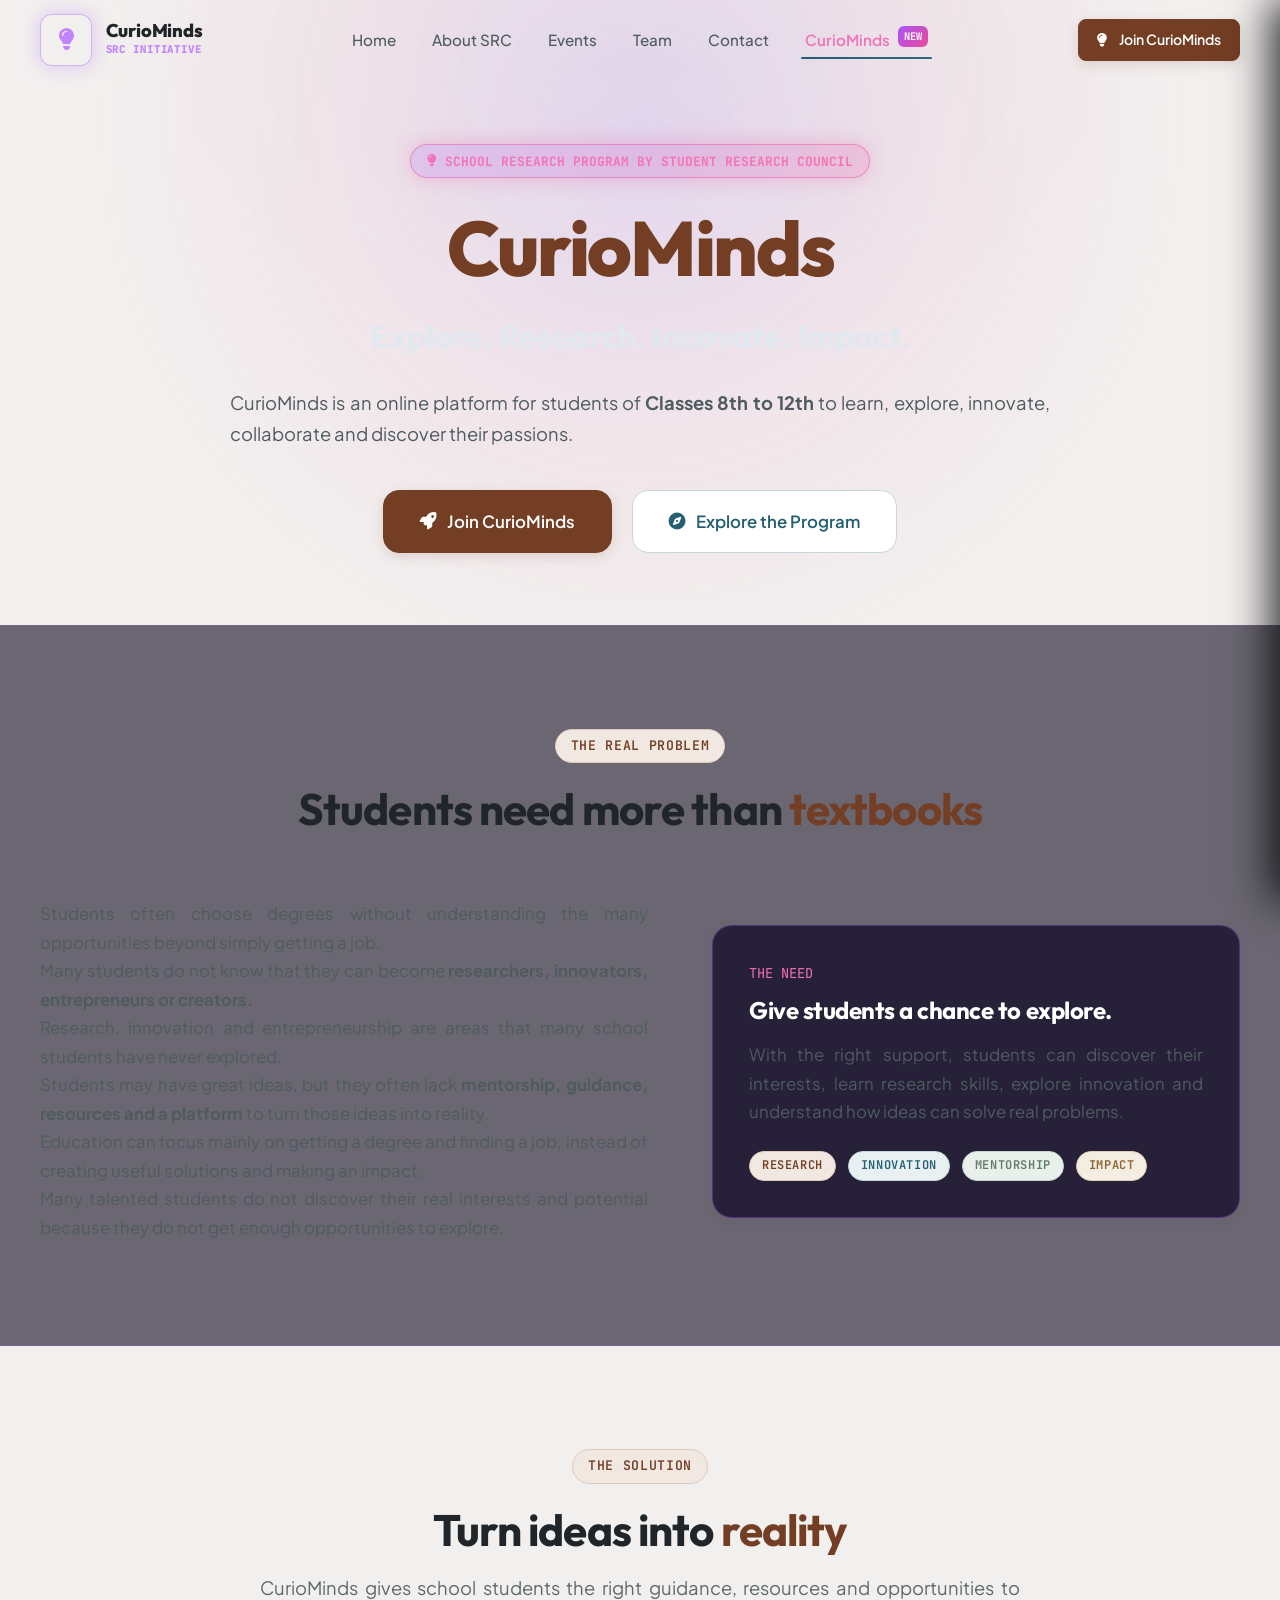
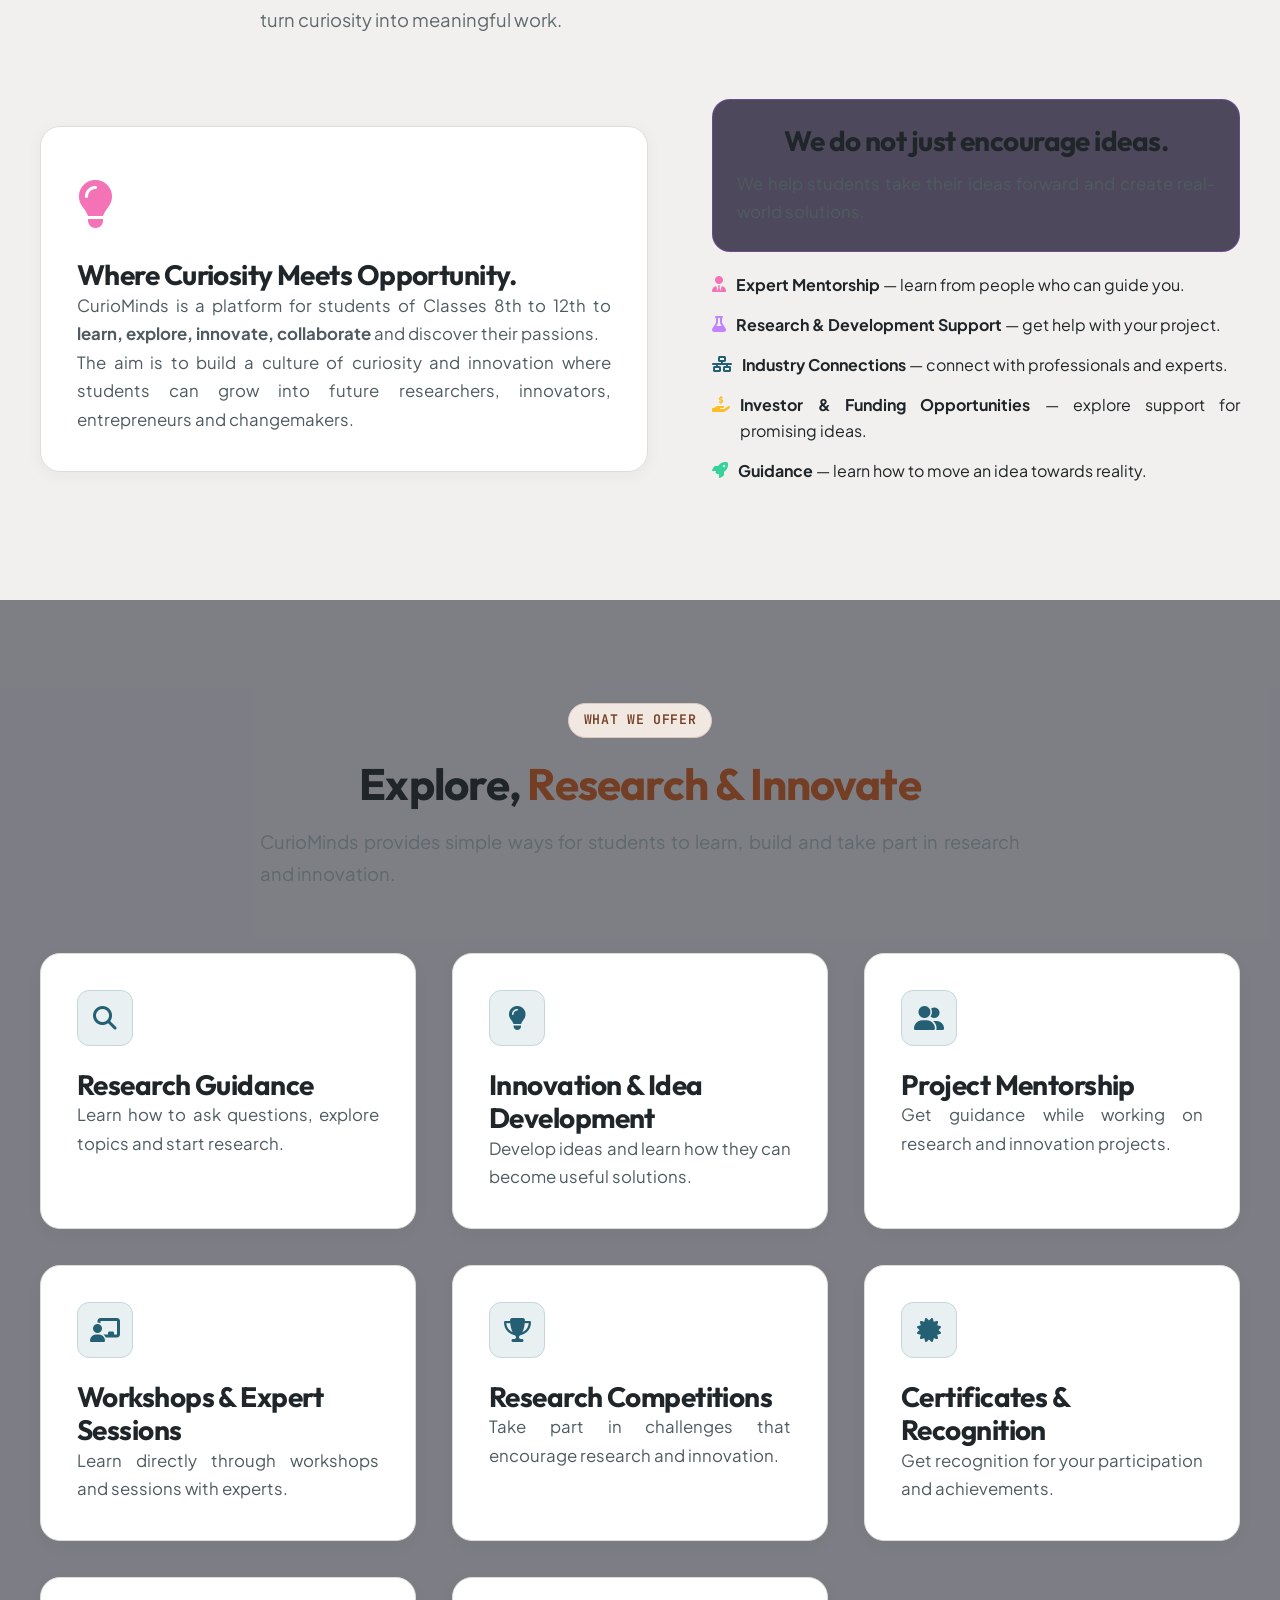
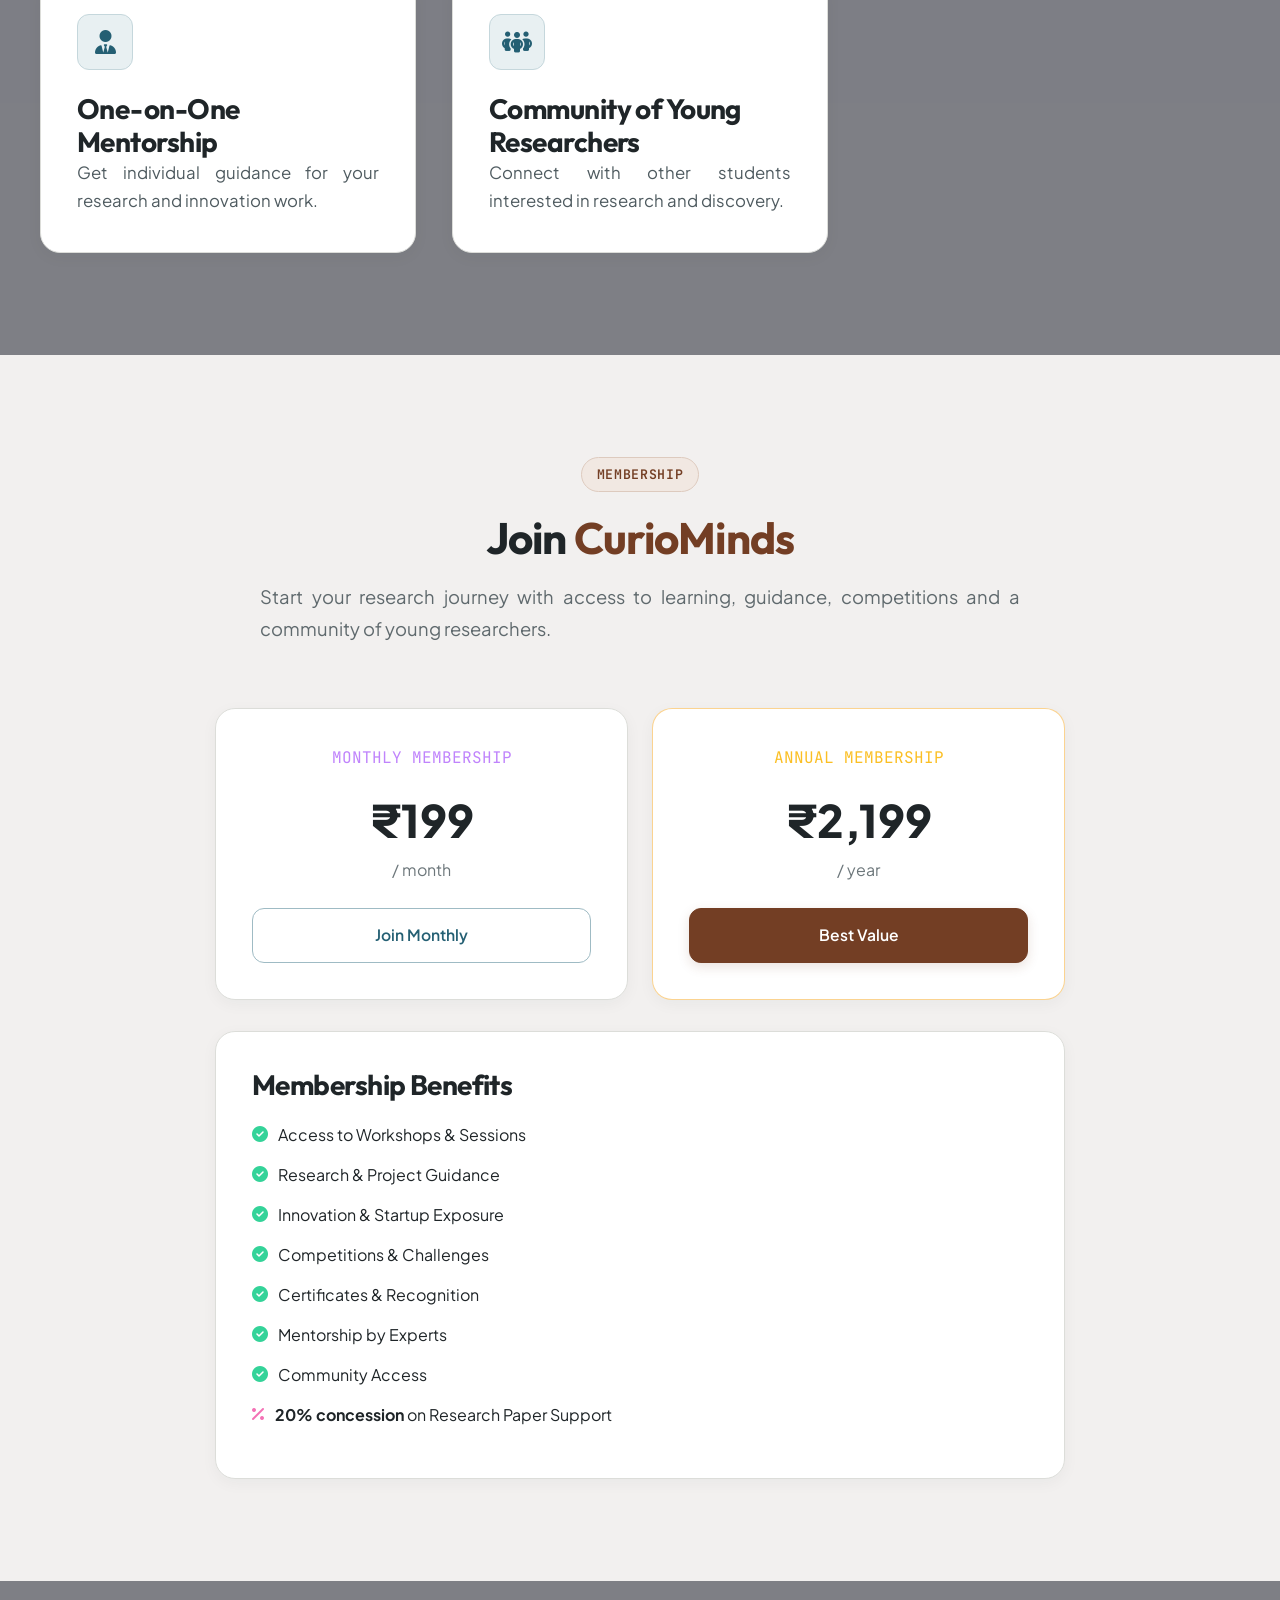
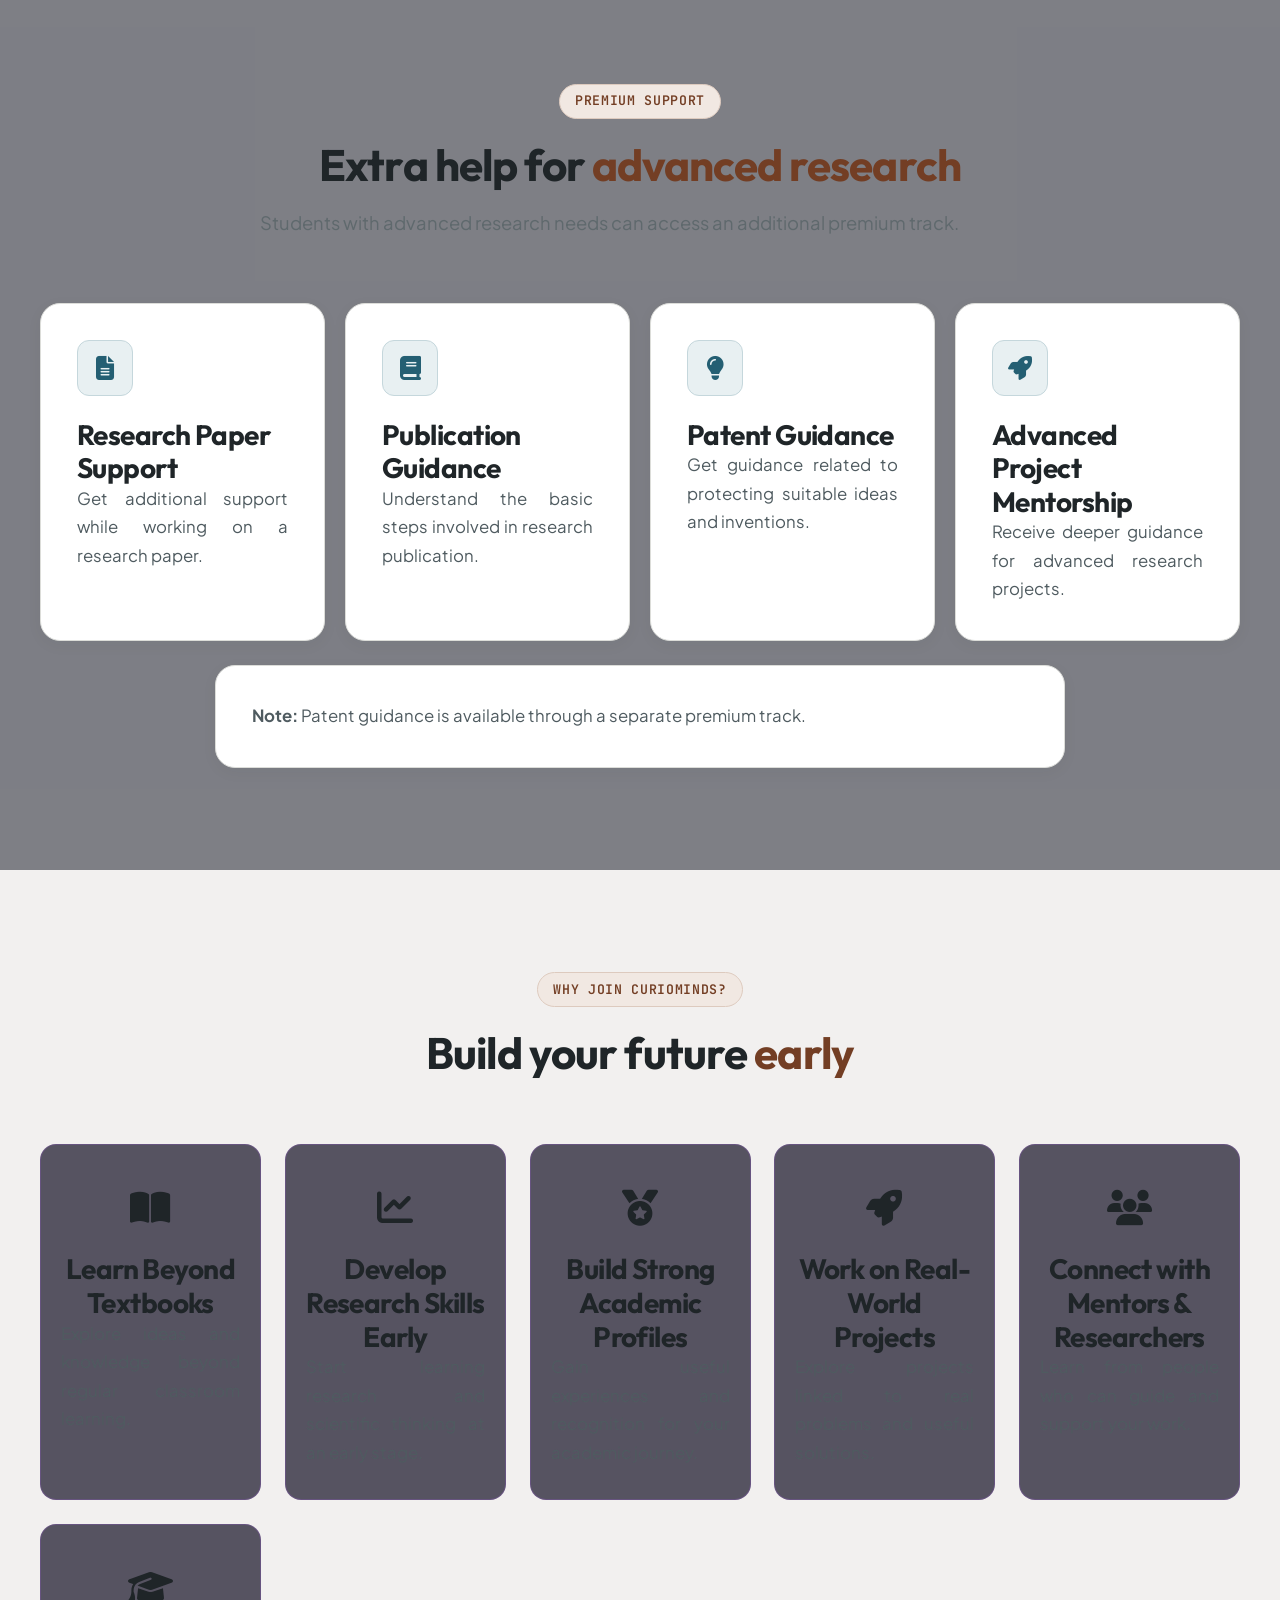
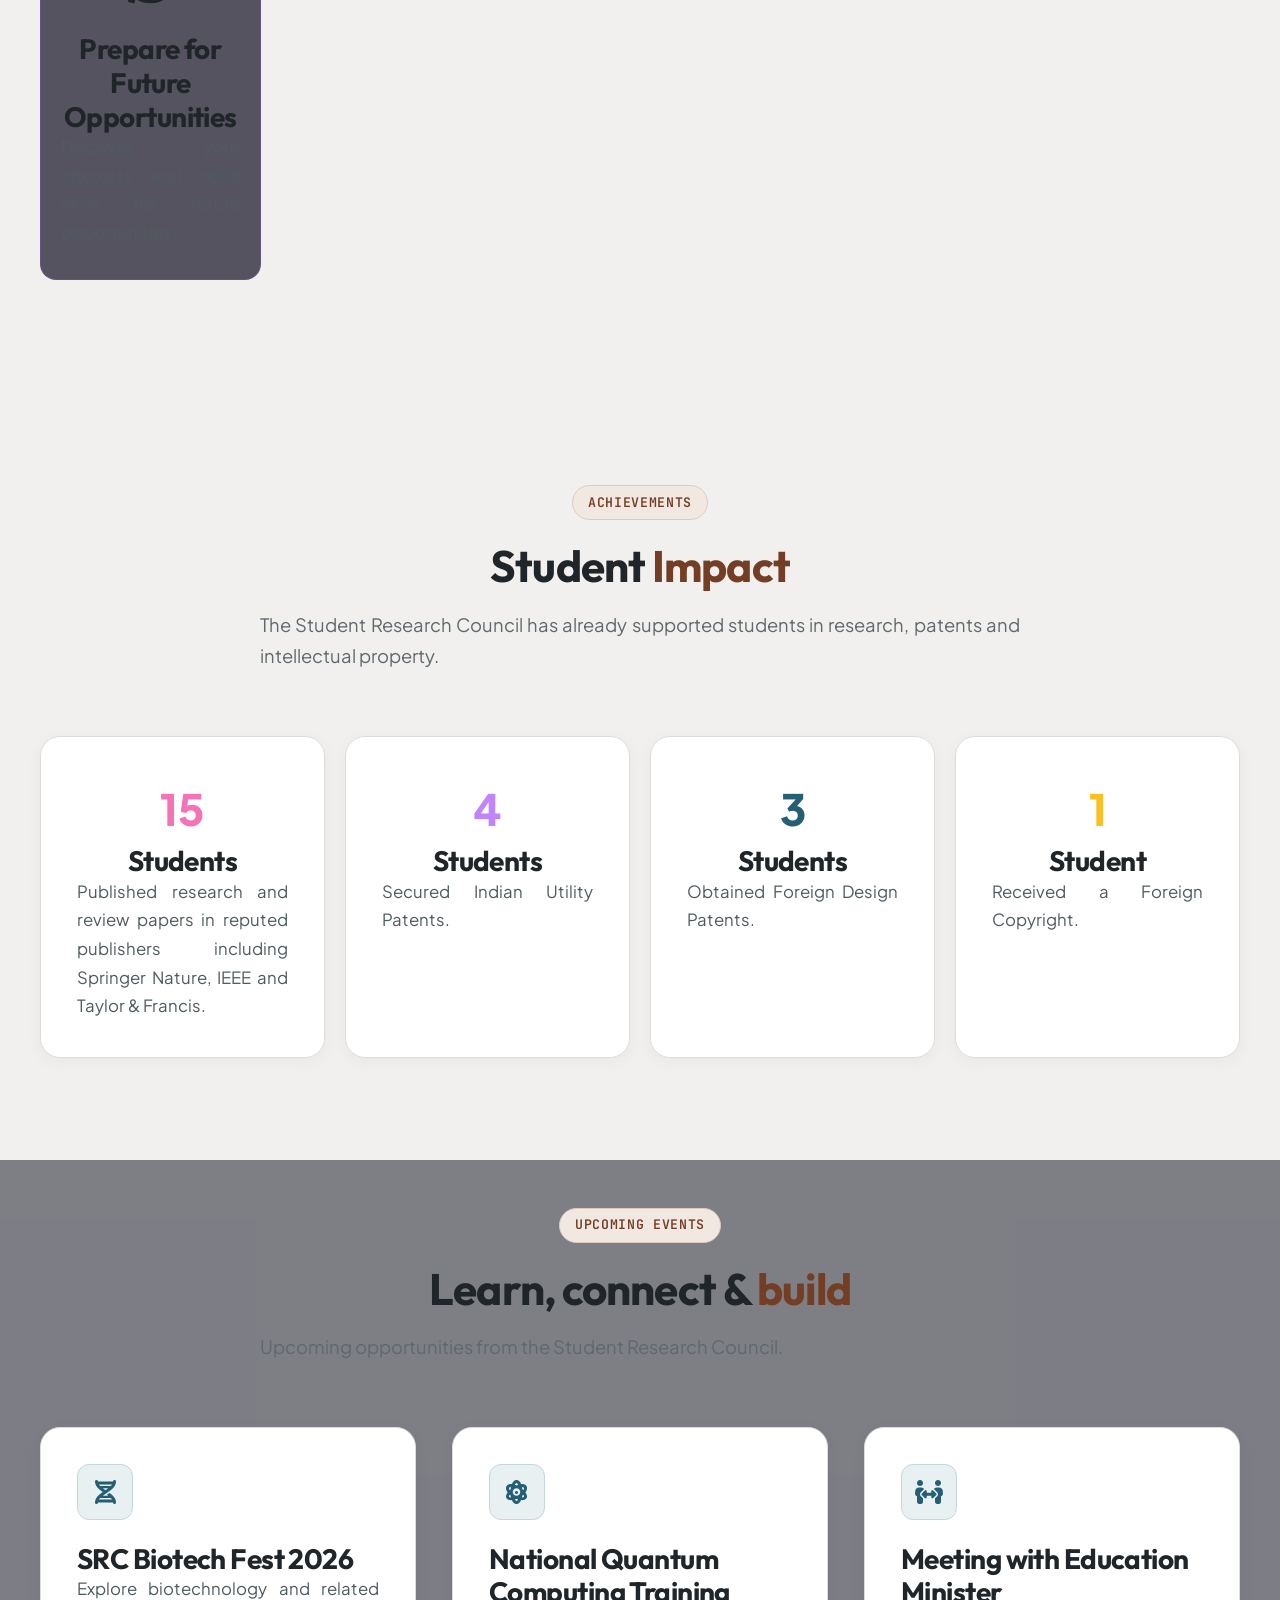
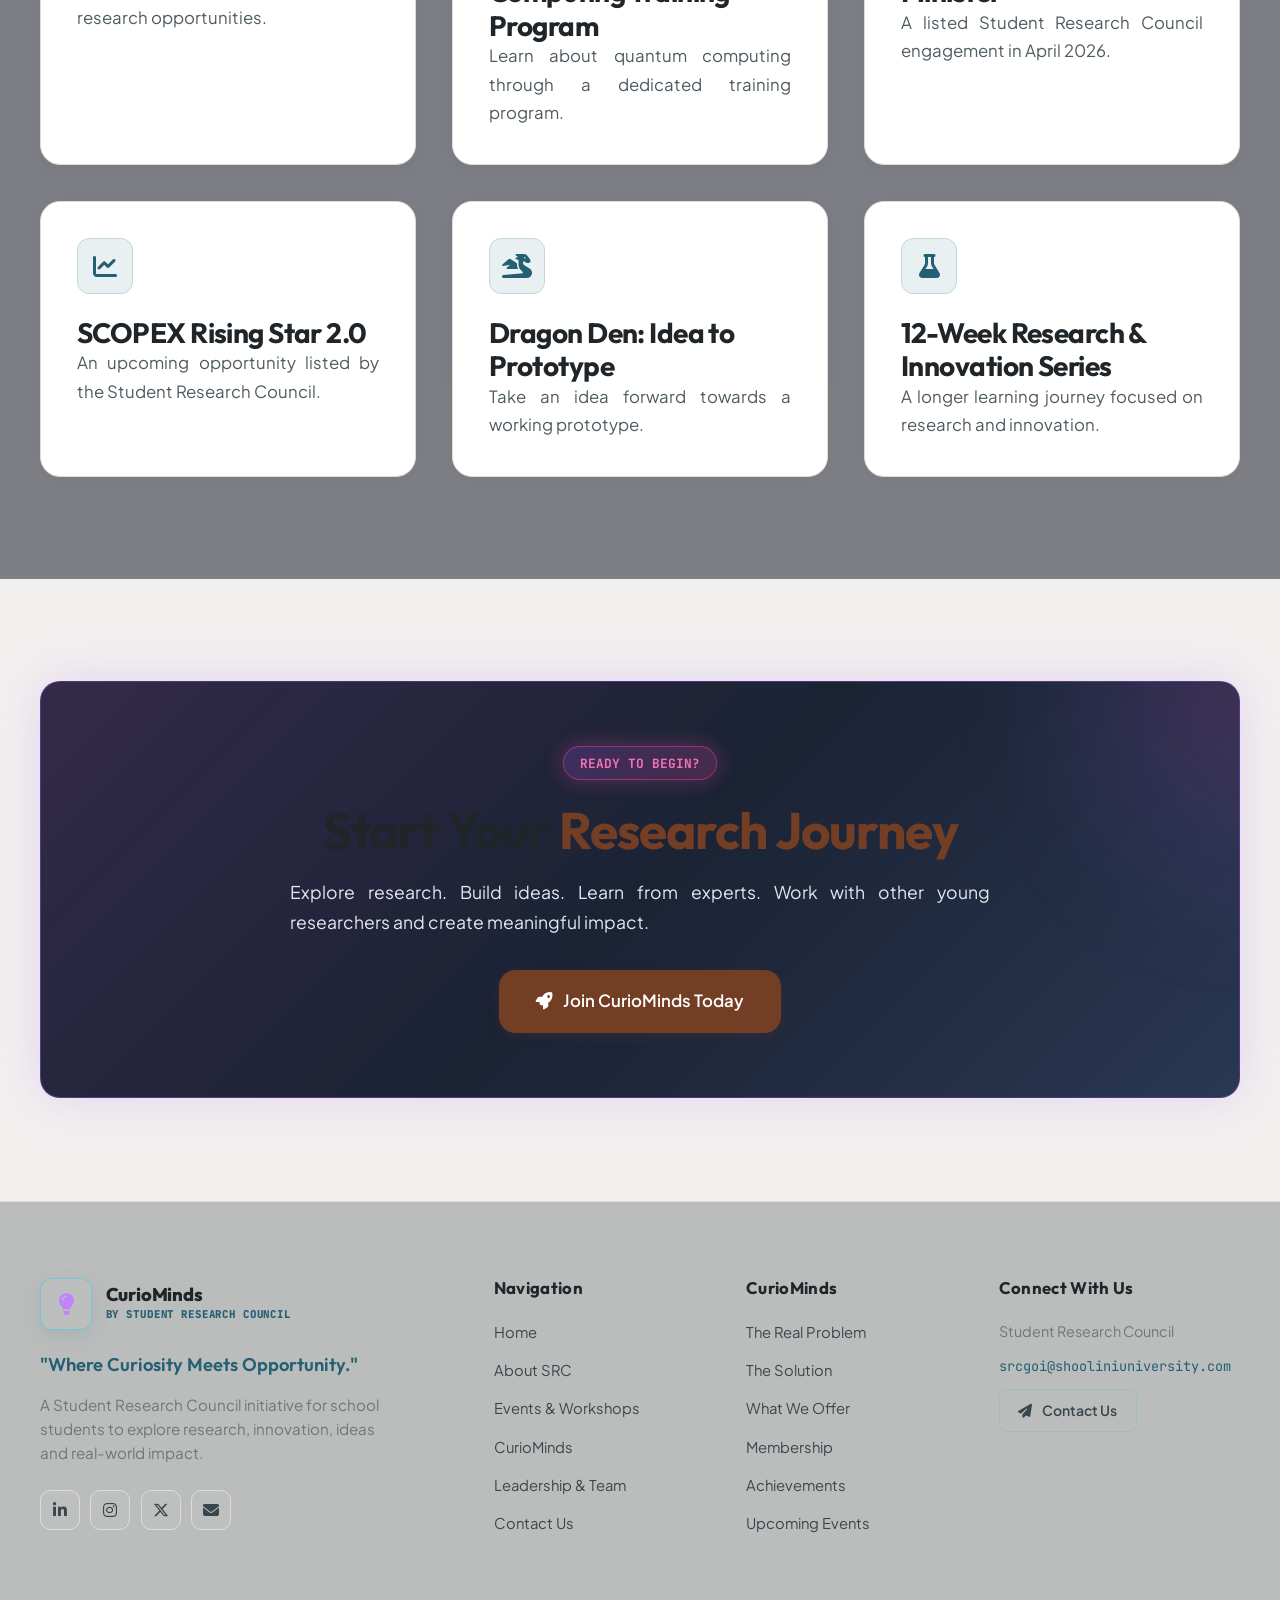
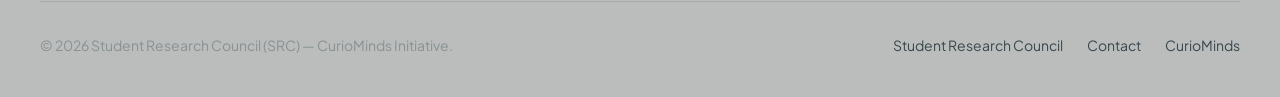
<file: curiominds.html>
<!DOCTYPE html>
<html lang="en">
<head>
  <meta charset="UTF-8">
  <meta name="viewport" content="width=device-width, initial-scale=1.0">

  <meta
    name="description"
    content="CurioMinds by the Student Research Council — a school research program helping students explore, research, innovate, collaborate and build real-world solutions."
  >

  <title>CurioMinds | Explore. Research. Innovate. Impact.</title>

  <link rel="stylesheet" href="css/main.css">
  <link rel="stylesheet" href="css/components.css">
  <link rel="stylesheet" href="css/pages.css">

  <link
    rel="stylesheet"
    href="https://cdnjs.cloudflare.com/ajax/libs/font-awesome/6.5.2/css/all.min.css"
  >

  <style>
    #main-content p,
    #main-content li {
      text-align: justify;
      text-justify: inter-word;
    }

    .curio-list {
      list-style: none;
      padding: 0;
      margin: 1.25rem 0 0;
    }

    .curio-list li {
      margin-bottom: .85rem;
      display: flex;
      gap: .65rem;
      align-items: flex-start;
    }

    .curio-list i {
      margin-top: .25rem;
      flex: 0 0 auto;
    }

    .simple-quote {
      padding: 1.5rem;
      border-radius: 18px;
      border: 1px solid rgba(168,85,247,.35);
      background: rgba(22,16,42,.75);
      text-align: center;
    }

    .event-simple {
      height: 100%;
    }
  </style>
</head>

<body class="curiominds-theme">

  <!-- HEADER -->
  <header class="site-header" id="site-header">
    <div class="container nav-container">

      <a href="index.html" class="brand-logo" aria-label="Student Research Council Home">
        <div
          class="logo-icon"
          style="border-color:rgba(168,85,247,.4);box-shadow:0 0 20px rgba(168,85,247,.3);"
        >
          <i
            class="fa-solid fa-lightbulb"
            style="color:#c084fc;font-size:1.35rem;"
            aria-hidden="true"
          ></i>
        </div>

        <div class="brand-text">
          <span class="brand-name">CurioMinds</span>
          <span class="brand-sub" style="color:#c084fc;">SRC Initiative</span>
        </div>
      </a>

      <nav aria-label="Main Navigation">
        <ul class="nav-links">
          <li class="nav-item"><a href="index.html">Home</a></li>
          <li class="nav-item"><a href="about.html">About SRC</a></li>
          <li class="nav-item"><a href="events.html">Events</a></li>
          <li class="nav-item"><a href="team.html">Team</a></li>
          <li class="nav-item"><a href="contact.html">Contact</a></li>
          <li class="nav-item active">
            <a href="curiominds.html" style="color:#f472b6;">
              CurioMinds
              <span class="badge-nav-new">NEW</span>
            </a>
          </li>
        </ul>
      </nav>

      <div class="nav-actions">
        <a href="#membership" class="btn btn-curiominds btn-sm btn-shimmer btn-desktop-only">
          <i class="fa-solid fa-lightbulb" aria-hidden="true"></i>
          Join CurioMinds
        </a>

        <button
          class="menu-toggle"
          aria-label="Toggle navigation menu"
          aria-expanded="false"
        >
          <span></span>
          <span></span>
          <span></span>
        </button>
      </div>

    </div>
  </header>

  <!-- MOBILE NAV -->
  <div class="mobile-nav-overlay"></div>

  <aside class="mobile-nav-drawer" aria-label="Mobile Navigation">
    <ul class="mobile-nav-links">
      <li class="mobile-nav-item"><a href="index.html">Home <span>→</span></a></li>
      <li class="mobile-nav-item"><a href="about.html">About SRC <span>→</span></a></li>
      <li class="mobile-nav-item"><a href="events.html">Events <span>→</span></a></li>

      <li class="mobile-nav-item active">
        <a href="curiominds.html" style="color:#f472b6;">
          CurioMinds
          <span class="badge-nav-new" style="vertical-align:middle;">NEW</span>
          <span>→</span>
        </a>
      </li>

      <li class="mobile-nav-item">
        <a href="team.html">Leadership &amp; Team <span>→</span></a>
      </li>

      <li class="mobile-nav-item">
        <a href="contact.html">Contact Us <span>→</span></a>
      </li>
    </ul>

    <div class="mobile-nav-footer">
      <a href="#membership" class="btn btn-curiominds btn-full">
        <i class="fa-solid fa-lightbulb" aria-hidden="true"></i>
        Join CurioMinds
      </a>
    </div>
  </aside>

  <main id="main-content">

    <!-- HERO -->
    <section
      class="section curiominds-hero-bg"
      style="padding-top:calc(var(--nav-height) + 4rem);padding-bottom:4.5rem;text-align:center;"
    >
      <div class="container">

        <div class="curiominds-badge-new reveal" style="margin-bottom:1.5rem;">
          <i class="fa-solid fa-lightbulb" aria-hidden="true"></i>
          School Research Program by Student Research Council
        </div>

        <h1 class="reveal reveal-delay-1" style="font-size:clamp(2.8rem,6vw,4.8rem);margin-bottom:1rem;">
          <span class="text-gradient-curiominds">CurioMinds</span>
        </h1>

        <div
          class="reveal reveal-delay-2"
          style="font-family:var(--font-display);font-size:clamp(1.4rem,2.5vw,2.2rem);font-weight:700;color:#e2e8f0;margin-bottom:1.5rem;"
        >
          Explore. Research. Innovate. Impact.
        </div>

        <p
          class="reveal reveal-delay-3"
          style="max-width:820px;margin:0 auto 2.5rem;font-size:1.15rem;color:var(--text-secondary);line-height:1.7;"
        >
          CurioMinds is an online platform for students of
          <strong>Classes 8th to 12th</strong> to learn, explore, innovate,
          collaborate and discover their passions.
        </p>

        <div
          class="reveal reveal-delay-4"
          style="display:flex;justify-content:center;gap:1.25rem;flex-wrap:wrap;"
        >
          <a href="#membership" class="btn btn-curiominds btn-lg btn-shimmer">
            <i class="fa-solid fa-rocket" aria-hidden="true"></i>
            Join CurioMinds
          </a>

          <a href="#what-we-offer" class="btn btn-secondary btn-lg">
            <i class="fa-solid fa-compass" aria-hidden="true"></i>
            Explore the Program
          </a>
        </div>

      </div>
    </section>

    <!-- PROBLEM -->
    <section
      class="section"
      id="the-problem"
      style="background:rgba(15,12,30,.6);border-top:1px solid rgba(168,85,247,.2);border-bottom:1px solid rgba(168,85,247,.2);"
    >
      <div class="container">

        <div class="section-header">
          <span class="section-tag tag-violet">The Real Problem</span>
          <h2 class="section-title">
            Students need more than <span class="text-gradient-curiominds">textbooks</span>
          </h2>
        </div>

        <div class="split-grid">

          <div class="reveal">
            <p>
              Students often choose degrees without understanding the many
              opportunities beyond simply getting a job.
            </p>

            <p>
              Many students do not know that they can become
              <strong>researchers, innovators, entrepreneurs or creators.</strong>
            </p>

            <p>
              Research, innovation and entrepreneurship are areas that many
              school students have never explored.
            </p>

            <p>
              Students may have great ideas, but they often lack
              <strong>mentorship, guidance, resources and a platform</strong>
              to turn those ideas into reality.
            </p>

            <p>
              Education can focus mainly on getting a degree and finding a job,
              instead of creating useful solutions and making an impact.
            </p>

            <p>
              Many talented students do not discover their real interests and
              potential because they do not get enough opportunities to explore.
            </p>
          </div>

          <div
            class="glass-card glass-card-violet reveal reveal-delay-2"
            style="background:rgba(22,16,42,.8);border:1px solid rgba(168,85,247,.35);"
          >
            <div
              style="font-family:var(--font-mono);font-size:.85rem;color:#f472b6;text-transform:uppercase;margin-bottom:.75rem;"
            >
              The Need
            </div>

            <h3 style="color:#fff;font-size:1.5rem;margin-bottom:1rem;">
              Give students a chance to explore.
            </h3>

            <p>
              With the right support, students can discover their interests,
              learn research skills, explore innovation and understand how
              ideas can solve real problems.
            </p>

            <div style="display:flex;gap:.75rem;flex-wrap:wrap;margin-top:1.5rem;">
              <span class="badge badge-violet">Research</span>
              <span class="badge badge-cyan">Innovation</span>
              <span class="badge badge-emerald">Mentorship</span>
              <span class="badge badge-amber">Impact</span>
            </div>
          </div>

        </div>
      </div>
    </section>

    <!-- SOLUTION -->
    <section class="section" id="solution">
      <div class="container">

        <div class="section-header">
          <span class="section-tag tag-violet">The Solution</span>
          <h2 class="section-title">
            Turn ideas into <span class="text-gradient-curiominds">reality</span>
          </h2>
          <p class="section-description">
            CurioMinds gives school students the right guidance, resources and
            opportunities to turn curiosity into meaningful work.
          </p>
        </div>

        <div class="split-grid">

          <div class="glass-card glass-card-violet reveal">
            <div style="font-size:3rem;color:#f472b6;margin-bottom:1rem;">
              <i class="fa-solid fa-lightbulb"></i>
            </div>

            <h3>Where Curiosity Meets Opportunity.</h3>

            <p>
              CurioMinds is a platform for students of Classes 8th to 12th to
              <strong>learn, explore, innovate, collaborate</strong> and discover
              their passions.
            </p>

            <p>
              The aim is to build a culture of curiosity and innovation where
              students can grow into future researchers, innovators,
              entrepreneurs and changemakers.
            </p>
          </div>

          <div class="reveal reveal-delay-1">
            <div class="simple-quote">
              <h3 style="margin-bottom:.75rem;">
                We do not just encourage ideas.
              </h3>

              <p style="margin:0;">
                We help students take their ideas forward and create real-world
                solutions.
              </p>
            </div>

            <ul class="curio-list">
              <li>
                <i class="fa-solid fa-user-tie" style="color:#f472b6;"></i>
                <span><strong>Expert Mentorship</strong> — learn from people who can guide you.</span>
              </li>

              <li>
                <i class="fa-solid fa-flask" style="color:#c084fc;"></i>
                <span><strong>Research &amp; Development Support</strong> — get help with your project.</span>
              </li>

              <li>
                <i class="fa-solid fa-network-wired" style="color:var(--color-cyan);"></i>
                <span><strong>Industry Connections</strong> — connect with professionals and experts.</span>
              </li>

              <li>
                <i class="fa-solid fa-hand-holding-dollar" style="color:#fbbf24;"></i>
                <span><strong>Investor &amp; Funding Opportunities</strong> — explore support for promising ideas.</span>
              </li>

              <li>
                <i class="fa-solid fa-rocket" style="color:#34d399;"></i>
                <span><strong>Guidance</strong> — learn how to move an idea towards reality.</span>
              </li>
            </ul>
          </div>

        </div>
      </div>
    </section>

    <!-- WHAT WE OFFER -->
    <section class="section" id="what-we-offer" style="background:rgba(11,14,28,.5);">
      <div class="container">

        <div class="section-header">
          <span class="section-tag tag-violet">What We Offer</span>

          <h2 class="section-title">
            Explore, <span class="text-gradient-curiominds">Research &amp; Innovate</span>
          </h2>

          <p class="section-description">
            CurioMinds provides simple ways for students to learn, build and
            take part in research and innovation.
          </p>
        </div>

        <div class="what-we-do-grid">

          <div class="glass-card glass-card-violet reveal">
            <div class="card-icon-box"><i class="fa-solid fa-magnifying-glass"></i></div>
            <h3>Research Guidance</h3>
            <p>Learn how to ask questions, explore topics and start research.</p>
          </div>

          <div class="glass-card glass-card-violet reveal reveal-delay-1">
            <div class="card-icon-box"><i class="fa-solid fa-lightbulb"></i></div>
            <h3>Innovation &amp; Idea Development</h3>
            <p>Develop ideas and learn how they can become useful solutions.</p>
          </div>

          <div class="glass-card glass-card-violet reveal reveal-delay-2">
            <div class="card-icon-box"><i class="fa-solid fa-user-group"></i></div>
            <h3>Project Mentorship</h3>
            <p>Get guidance while working on research and innovation projects.</p>
          </div>

          <div class="glass-card glass-card-violet reveal">
            <div class="card-icon-box"><i class="fa-solid fa-chalkboard-user"></i></div>
            <h3>Workshops &amp; Expert Sessions</h3>
            <p>Learn directly through workshops and sessions with experts.</p>
          </div>

          <div class="glass-card glass-card-violet reveal reveal-delay-1">
            <div class="card-icon-box"><i class="fa-solid fa-trophy"></i></div>
            <h3>Research Competitions</h3>
            <p>Take part in challenges that encourage research and innovation.</p>
          </div>

          <div class="glass-card glass-card-violet reveal reveal-delay-2">
            <div class="card-icon-box"><i class="fa-solid fa-certificate"></i></div>
            <h3>Certificates &amp; Recognition</h3>
            <p>Get recognition for your participation and achievements.</p>
          </div>

          <div class="glass-card glass-card-violet reveal">
            <div class="card-icon-box"><i class="fa-solid fa-user-tie"></i></div>
            <h3>One-on-One Mentorship</h3>
            <p>Get individual guidance for your research and innovation work.</p>
          </div>

          <div class="glass-card glass-card-violet reveal reveal-delay-1">
            <div class="card-icon-box"><i class="fa-solid fa-people-group"></i></div>
            <h3>Community of Young Researchers</h3>
            <p>Connect with other students interested in research and discovery.</p>
          </div>

        </div>
      </div>
    </section>

    <!-- MEMBERSHIP -->
    <section class="section" id="membership">
      <div class="container">

        <div class="section-header">
          <span class="section-tag tag-violet">Membership</span>

          <h2 class="section-title">
            Join <span class="text-gradient-curiominds">CurioMinds</span>
          </h2>

          <p class="section-description">
            Start your research journey with access to learning, guidance,
            competitions and a community of young researchers.
          </p>
        </div>

        <div
          style="display:grid;grid-template-columns:repeat(auto-fit,minmax(260px,1fr));gap:1.5rem;max-width:850px;margin:0 auto 2rem;"
        >

          <div class="glass-card glass-card-violet reveal" style="text-align:center;">
            <div
              style="font-family:var(--font-mono);color:#c084fc;text-transform:uppercase;margin-bottom:.75rem;"
            >
              Monthly Membership
            </div>

            <div style="font-size:2.8rem;font-weight:800;">₹199</div>
            <div style="color:var(--text-muted);margin-bottom:1.5rem;">/ month</div>

            <a href="contact.html?interest=curiominds" class="btn btn-outline btn-full">
              Join Monthly
            </a>
          </div>

          <div
            class="glass-card glass-card-violet reveal reveal-delay-1"
            style="text-align:center;border-color:rgba(245,158,11,.45);"
          >
            <div
              style="font-family:var(--font-mono);color:#fbbf24;text-transform:uppercase;margin-bottom:.75rem;"
            >
              Annual Membership
            </div>

            <div style="font-size:2.8rem;font-weight:800;">₹2,199</div>
            <div style="color:var(--text-muted);margin-bottom:1.5rem;">/ year</div>

            <a href="contact.html?interest=curiominds" class="btn btn-curiominds btn-full">
              Best Value
            </a>
          </div>

        </div>

        <div class="glass-card glass-card-violet" style="max-width:850px;margin:0 auto;">
          <h3>Membership Benefits</h3>

          <ul class="curio-list">
            <li><i class="fa-solid fa-circle-check" style="color:#34d399;"></i><span>Access to Workshops &amp; Sessions</span></li>
            <li><i class="fa-solid fa-circle-check" style="color:#34d399;"></i><span>Research &amp; Project Guidance</span></li>
            <li><i class="fa-solid fa-circle-check" style="color:#34d399;"></i><span>Innovation &amp; Startup Exposure</span></li>
            <li><i class="fa-solid fa-circle-check" style="color:#34d399;"></i><span>Competitions &amp; Challenges</span></li>
            <li><i class="fa-solid fa-circle-check" style="color:#34d399;"></i><span>Certificates &amp; Recognition</span></li>
            <li><i class="fa-solid fa-circle-check" style="color:#34d399;"></i><span>Mentorship by Experts</span></li>
            <li><i class="fa-solid fa-circle-check" style="color:#34d399;"></i><span>Community Access</span></li>
            <li><i class="fa-solid fa-percent" style="color:#f472b6;"></i><span><strong>20% concession</strong> on Research Paper Support</span></li>
          </ul>
        </div>

      </div>
    </section>

    <!-- PREMIUM SUPPORT -->
    <section class="section" id="premium-support" style="background:rgba(11,14,28,.5);">
      <div class="container">

        <div class="section-header">
          <span class="section-tag tag-violet">Premium Support</span>

          <h2 class="section-title">
            Extra help for <span class="text-gradient-curiominds">advanced research</span>
          </h2>

          <p class="section-description">
            Students with advanced research needs can access an additional
            premium track.
          </p>
        </div>

        <div
          style="display:grid;grid-template-columns:repeat(auto-fit,minmax(220px,1fr));gap:1.25rem;"
        >

          <div class="glass-card glass-card-violet reveal">
            <div class="card-icon-box"><i class="fa-solid fa-file-lines"></i></div>
            <h3>Research Paper Support</h3>
            <p>Get additional support while working on a research paper.</p>
          </div>

          <div class="glass-card glass-card-violet reveal reveal-delay-1">
            <div class="card-icon-box"><i class="fa-solid fa-book"></i></div>
            <h3>Publication Guidance</h3>
            <p>Understand the basic steps involved in research publication.</p>
          </div>

          <div class="glass-card glass-card-violet reveal reveal-delay-2">
            <div class="card-icon-box"><i class="fa-solid fa-lightbulb"></i></div>
            <h3>Patent Guidance</h3>
            <p>Get guidance related to protecting suitable ideas and inventions.</p>
          </div>

          <div class="glass-card glass-card-violet reveal reveal-delay-3">
            <div class="card-icon-box"><i class="fa-solid fa-rocket"></i></div>
            <h3>Advanced Project Mentorship</h3>
            <p>Receive deeper guidance for advanced research projects.</p>
          </div>

        </div>

        <div
          class="glass-card glass-card-violet reveal"
          style="max-width:850px;margin:1.5rem auto 0;text-align:center;"
        >
          <p style="margin:0;">
            <strong>Note:</strong> Patent guidance is available through a
            separate premium track.
          </p>
        </div>

      </div>
    </section>

    <!-- WHY JOIN -->
    <section class="section" id="why-curiominds">
      <div class="container">

        <div class="section-header">
          <span class="section-tag tag-violet">Why Join CurioMinds?</span>

          <h2 class="section-title">
            Build your future <span class="text-gradient-curiominds">early</span>
          </h2>
        </div>

        <div class="pillars-grid">

          <div class="pillar-card reveal">
            <div class="pillar-icon"><i class="fa-solid fa-book-open"></i></div>
            <h3>Learn Beyond Textbooks</h3>
            <p>Explore ideas and knowledge beyond regular classroom learning.</p>
          </div>

          <div class="pillar-card reveal reveal-delay-1">
            <div class="pillar-icon"><i class="fa-solid fa-chart-line"></i></div>
            <h3>Develop Research Skills Early</h3>
            <p>Start learning research and scientific thinking at an early stage.</p>
          </div>

          <div class="pillar-card reveal reveal-delay-2">
            <div class="pillar-icon"><i class="fa-solid fa-medal"></i></div>
            <h3>Build Strong Academic Profiles</h3>
            <p>Gain useful experiences and recognition for your academic journey.</p>
          </div>

          <div class="pillar-card reveal reveal-delay-3">
            <div class="pillar-icon"><i class="fa-solid fa-rocket"></i></div>
            <h3>Work on Real-World Projects</h3>
            <p>Explore projects linked to real problems and useful solutions.</p>
          </div>

          <div class="pillar-card reveal reveal-delay-4">
            <div class="pillar-icon"><i class="fa-solid fa-users"></i></div>
            <h3>Connect with Mentors &amp; Researchers</h3>
            <p>Learn from people who can guide and support your work.</p>
          </div>

          <div class="pillar-card reveal">
            <div class="pillar-icon"><i class="fa-solid fa-graduation-cap"></i></div>
            <h3>Prepare for Future Opportunities</h3>
            <p>Discover your interests and build skills for future opportunities.</p>
          </div>

        </div>
      </div>
    </section>

    <!-- ACHIEVEMENTS -->
    <section class="section" id="achievements">
      <div class="container">

        <div class="section-header">
          <span class="section-tag tag-violet">Achievements</span>

          <h2 class="section-title">
            Student <span class="text-gradient-curiominds">Impact</span>
          </h2>

          <p class="section-description">
            The Student Research Council has already supported students in
            research, patents and intellectual property.
          </p>
        </div>

        <div
          style="display:grid;grid-template-columns:repeat(auto-fit,minmax(220px,1fr));gap:1.25rem;"
        >

          <div class="glass-card glass-card-violet reveal" style="text-align:center;">
            <div style="font-size:2.7rem;font-weight:800;color:#f472b6;">15</div>
            <h3>Students</h3>
            <p>Published research and review papers in reputed publishers including Springer Nature, IEEE and Taylor &amp; Francis.</p>
          </div>

          <div class="glass-card glass-card-violet reveal reveal-delay-1" style="text-align:center;">
            <div style="font-size:2.7rem;font-weight:800;color:#c084fc;">4</div>
            <h3>Students</h3>
            <p>Secured Indian Utility Patents.</p>
          </div>

          <div class="glass-card glass-card-violet reveal reveal-delay-2" style="text-align:center;">
            <div style="font-size:2.7rem;font-weight:800;color:var(--color-cyan);">3</div>
            <h3>Students</h3>
            <p>Obtained Foreign Design Patents.</p>
          </div>

          <div class="glass-card glass-card-violet reveal reveal-delay-3" style="text-align:center;">
            <div style="font-size:2.7rem;font-weight:800;color:#fbbf24;">1</div>
            <h3>Student</h3>
            <p>Received a Foreign Copyright.</p>
          </div>

        </div>
      </div>
    </section>

    <!-- UPCOMING EVENTS -->
    <section class="section" id="upcoming-events" style="background:rgba(11,14,28,.5);">
      <div class="container">

        <div class="section-header">
          <span class="section-tag tag-violet">Upcoming Events</span>

          <h2 class="section-title">
            Learn, connect &amp; <span class="text-gradient-curiominds">build</span>
          </h2>

          <p class="section-description">
            Upcoming opportunities from the Student Research Council.
          </p>
        </div>

        <div class="what-we-do-grid">

          <div class="glass-card glass-card-violet event-simple reveal">
            <div class="card-icon-box"><i class="fa-solid fa-dna"></i></div>
            <h3>SRC Biotech Fest 2026</h3>
            <p>Explore biotechnology and related research opportunities.</p>
          </div>

          <div class="glass-card glass-card-violet event-simple reveal reveal-delay-1">
            <div class="card-icon-box"><i class="fa-solid fa-atom"></i></div>
            <h3>National Quantum Computing Training Program</h3>
            <p>Learn about quantum computing through a dedicated training program.</p>
          </div>

          <div class="glass-card glass-card-violet event-simple reveal reveal-delay-2">
            <div class="card-icon-box"><i class="fa-solid fa-people-arrows"></i></div>
            <h3>Meeting with Education Minister</h3>
            <p>A listed Student Research Council engagement in April 2026.</p>
          </div>

          <div class="glass-card glass-card-violet event-simple reveal">
            <div class="card-icon-box"><i class="fa-solid fa-chart-line"></i></div>
            <h3>SCOPEX Rising Star 2.0</h3>
            <p>An upcoming opportunity listed by the Student Research Council.</p>
          </div>

          <div class="glass-card glass-card-violet event-simple reveal reveal-delay-1">
            <div class="card-icon-box"><i class="fa-solid fa-dragon"></i></div>
            <h3>Dragon Den: Idea to Prototype</h3>
            <p>Take an idea forward towards a working prototype.</p>
          </div>

          <div class="glass-card glass-card-violet event-simple reveal reveal-delay-2">
            <div class="card-icon-box"><i class="fa-solid fa-flask"></i></div>
            <h3>12-Week Research &amp; Innovation Series</h3>
            <p>A longer learning journey focused on research and innovation.</p>
          </div>

        </div>
      </div>
    </section>

    <!-- CTA -->
    <section class="section" id="join-curiominds">
      <div class="container">

        <div class="curiominds-spotlight-banner reveal" style="text-align:center;">

          <span class="curiominds-badge-new">Ready to Begin?</span>

          <h2 style="font-size:clamp(2.2rem,4vw,3.25rem);margin-bottom:1rem;">
            Start Your <span class="text-gradient-curiominds">Research Journey</span>
          </h2>

          <p
            style="max-width:700px;margin:0 auto 2rem;font-size:1.1rem;color:#e2e8f0;line-height:1.7;"
          >
            Explore research. Build ideas. Learn from experts. Work with
            other young researchers and create meaningful impact.
          </p>

          <a href="contact.html?interest=curiominds" class="btn btn-curiominds btn-lg btn-shimmer">
            <i class="fa-solid fa-rocket" aria-hidden="true"></i>
            Join CurioMinds Today
          </a>

        </div>
      </div>
    </section>

  </main>

  <!-- FOOTER -->
  <footer class="site-footer">
    <div class="container">

      <div class="footer-top">

        <div class="footer-brand">

          <a href="index.html" class="brand-logo">
            <div class="logo-icon">
              <i class="fa-solid fa-lightbulb" style="color:#c084fc;" aria-hidden="true"></i>
            </div>

            <div class="brand-text">
              <span class="brand-name">CurioMinds</span>
              <span class="brand-sub">by Student Research Council</span>
            </div>
          </a>

          <div class="footer-tagline">
            "Where Curiosity Meets Opportunity."
          </div>

          <p class="footer-bio">
            A Student Research Council initiative for school students to
            explore research, innovation, ideas and real-world impact.
          </p>

          <div class="social-links-grid">
            <a href="#" class="social-icon-btn" aria-label="LinkedIn">
              <i class="fa-brands fa-linkedin-in" aria-hidden="true"></i>
            </a>

            <a href="#" class="social-icon-btn" aria-label="Instagram">
              <i class="fa-brands fa-instagram" aria-hidden="true"></i>
            </a>

            <a href="#" class="social-icon-btn" aria-label="X">
              <i class="fa-brands fa-x-twitter" aria-hidden="true"></i>
            </a>

            <a href="#" class="social-icon-btn" aria-label="Email">
              <i class="fa-solid fa-envelope" aria-hidden="true"></i>
            </a>
          </div>

        </div>

        <div class="footer-col">
          <h4>Navigation</h4>

          <ul class="footer-links">
            <li><a href="index.html">Home</a></li>
            <li><a href="about.html">About SRC</a></li>
            <li><a href="events.html">Events &amp; Workshops</a></li>
            <li><a href="curiominds.html">CurioMinds</a></li>
            <li><a href="team.html">Leadership &amp; Team</a></li>
            <li><a href="contact.html">Contact Us</a></li>
          </ul>
        </div>

        <div class="footer-col">
          <h4>CurioMinds</h4>

          <ul class="footer-links">
            <li><a href="#the-problem">The Real Problem</a></li>
            <li><a href="#solution">The Solution</a></li>
            <li><a href="#what-we-offer">What We Offer</a></li>
            <li><a href="#membership">Membership</a></li>
            <li><a href="#achievements">Achievements</a></li>
            <li><a href="#upcoming-events">Upcoming Events</a></li>
          </ul>
        </div>

        <div class="footer-col">
          <h4>Connect With Us</h4>

          <p style="font-size:.9rem;color:var(--text-muted);margin-bottom:.75rem;">
            Student Research Council
          </p>

          <div
            style="font-family:var(--font-mono);font-size:.85rem;color:var(--color-cyan);margin-bottom:.75rem;"
          >
            srcgoi@shooliniuniversity.com
          </div>

          <a href="contact.html" class="btn btn-outline btn-sm">
            <i class="fa-solid fa-paper-plane" aria-hidden="true"></i>
            Contact Us
          </a>
        </div>

      </div>

      <div class="footer-bottom">
        <div>
          © 2026 Student Research Council (SRC) — CurioMinds Initiative.
        </div>

        <div class="footer-bottom-links">
          <a href="about.html">Student Research Council</a>
          <a href="contact.html">Contact</a>
          <a href="curiominds.html">CurioMinds</a>
        </div>
      </div>

    </div>
  </footer>

  <script src="js/data.js"></script>
  <script src="js/main.js"></script>

</body>
</html>
</file>
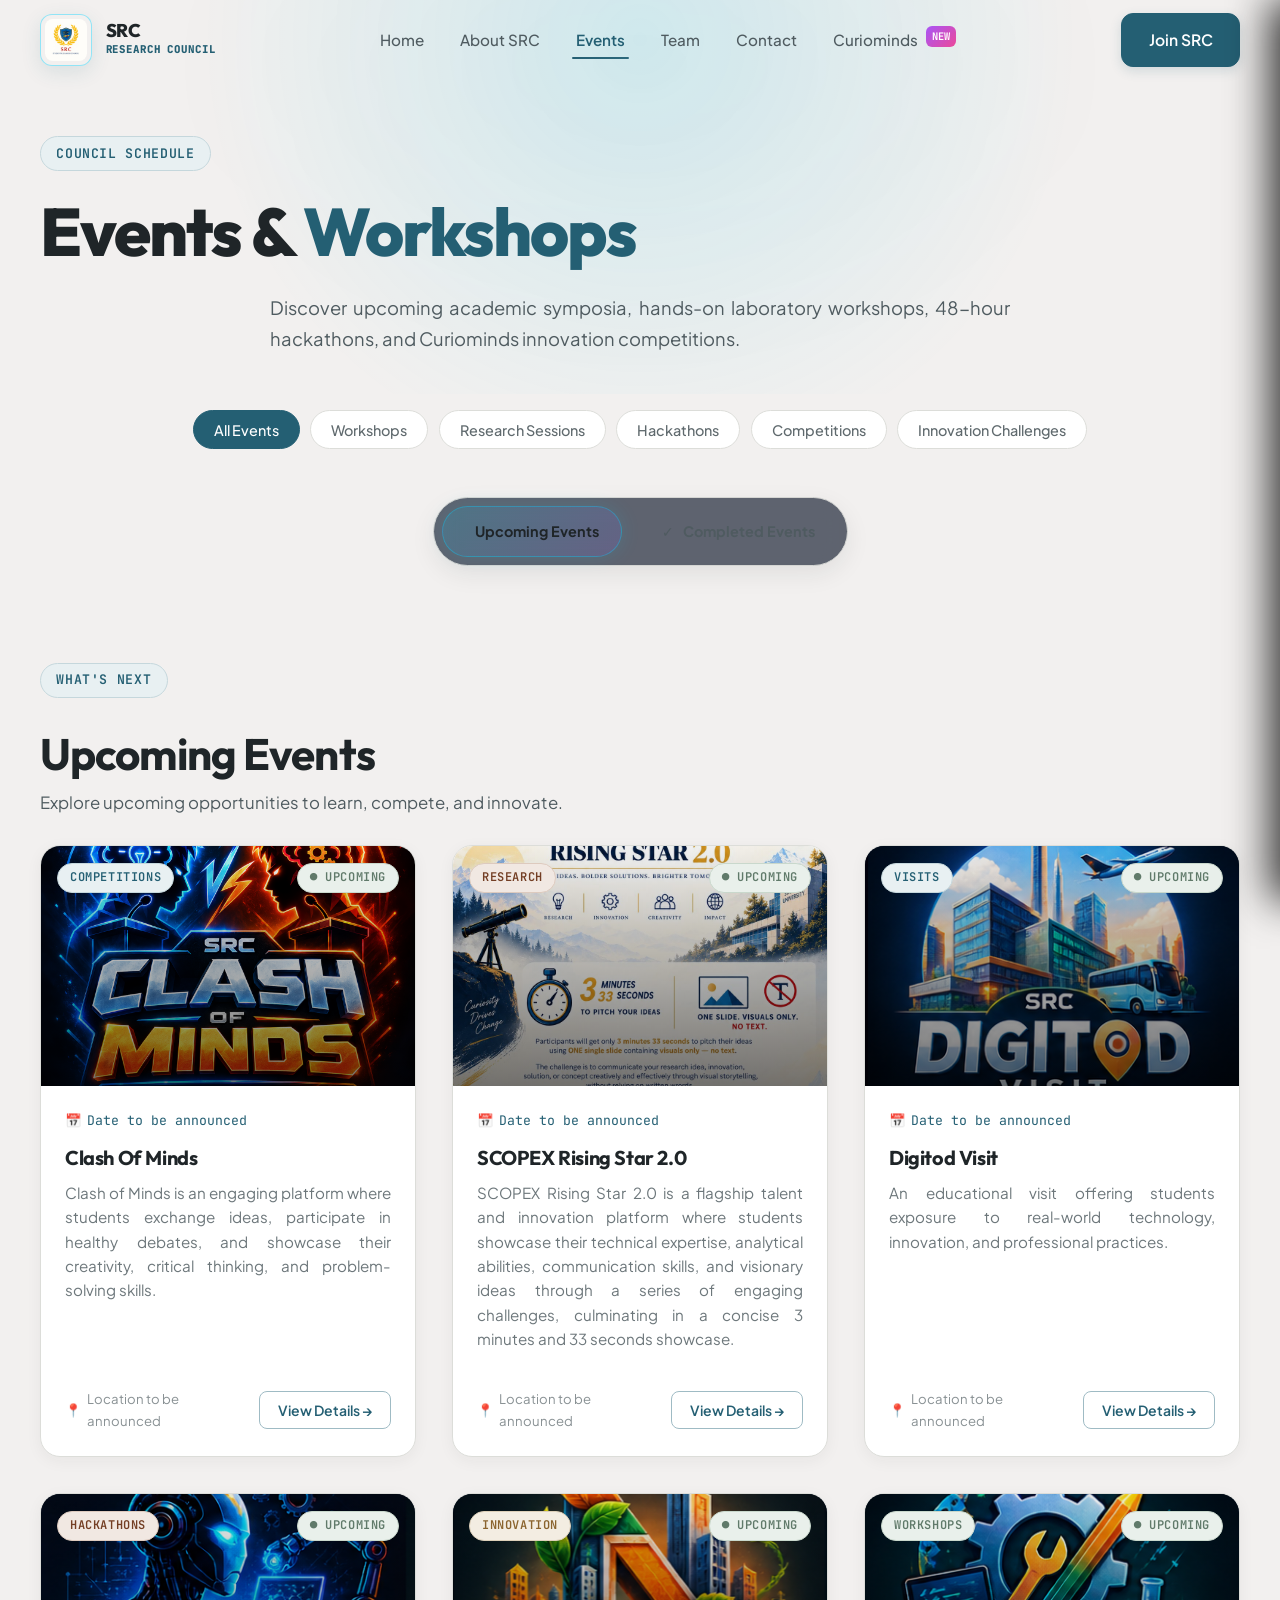
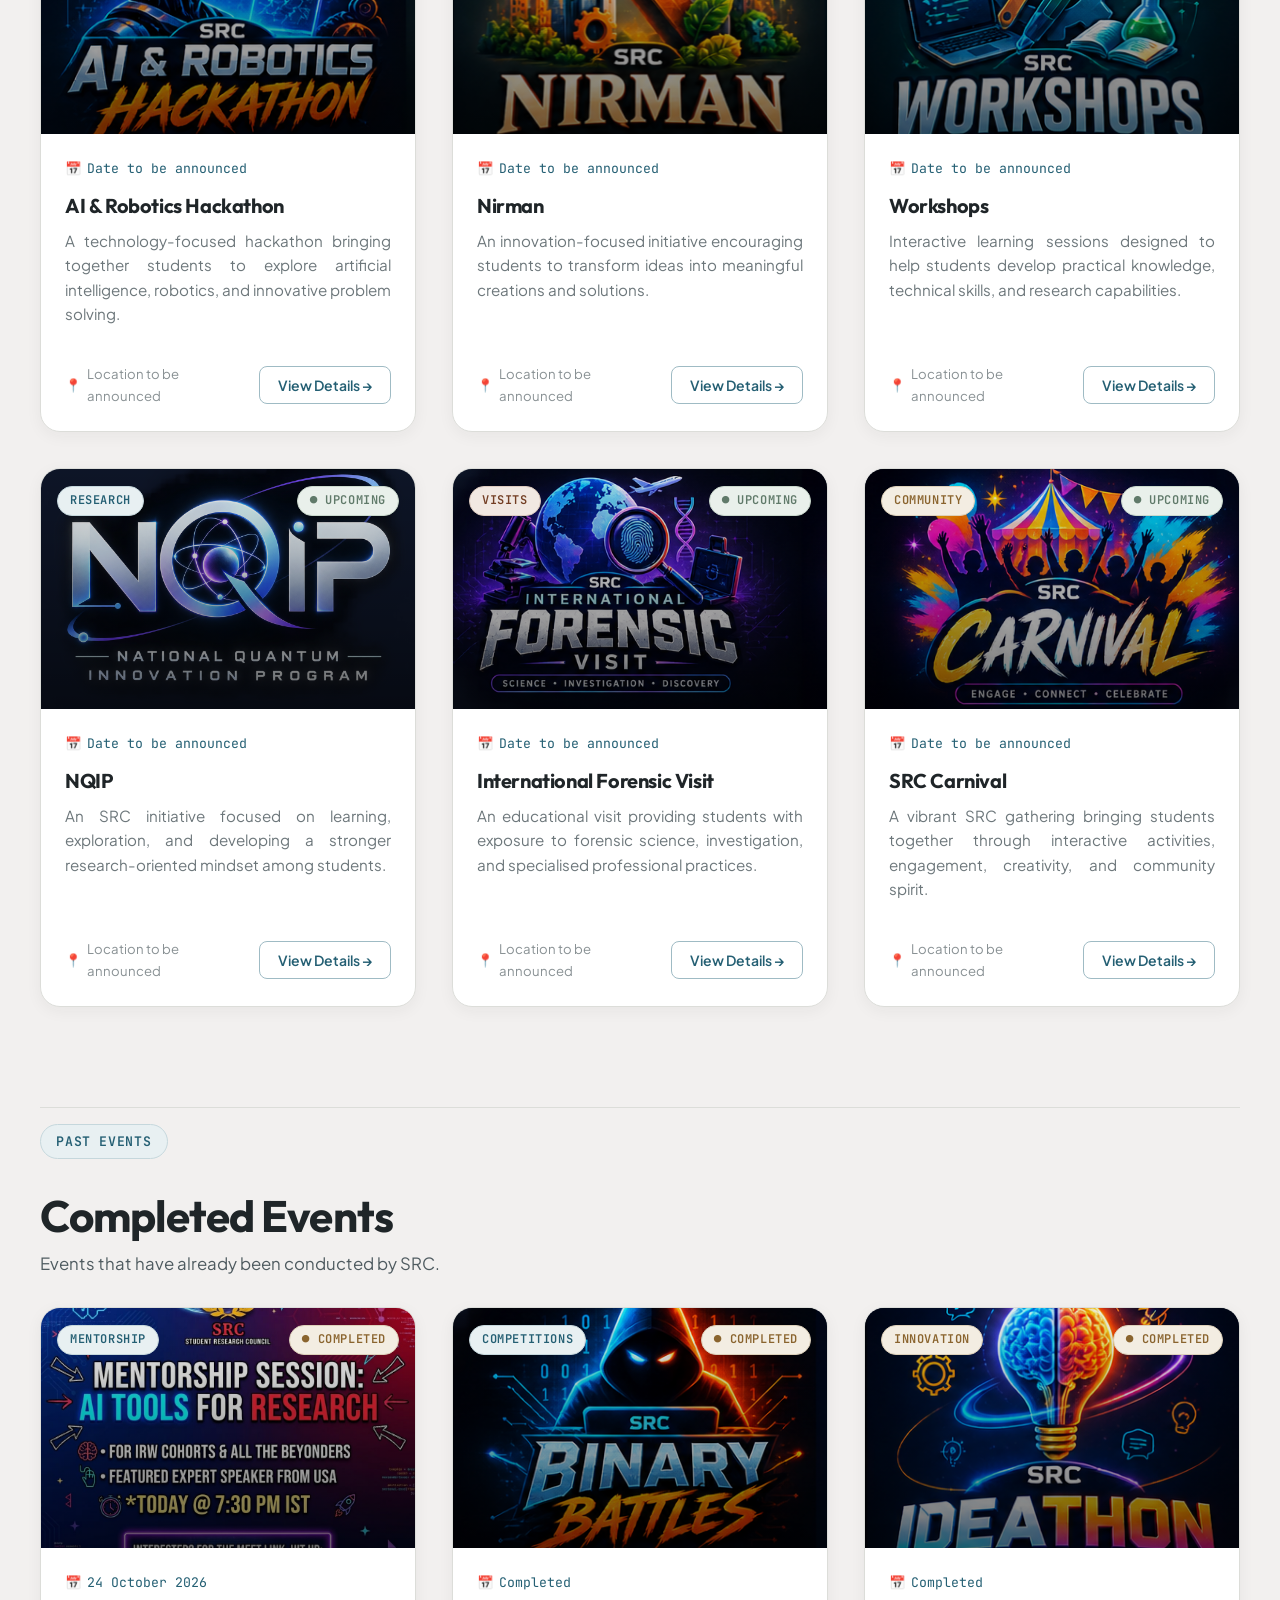
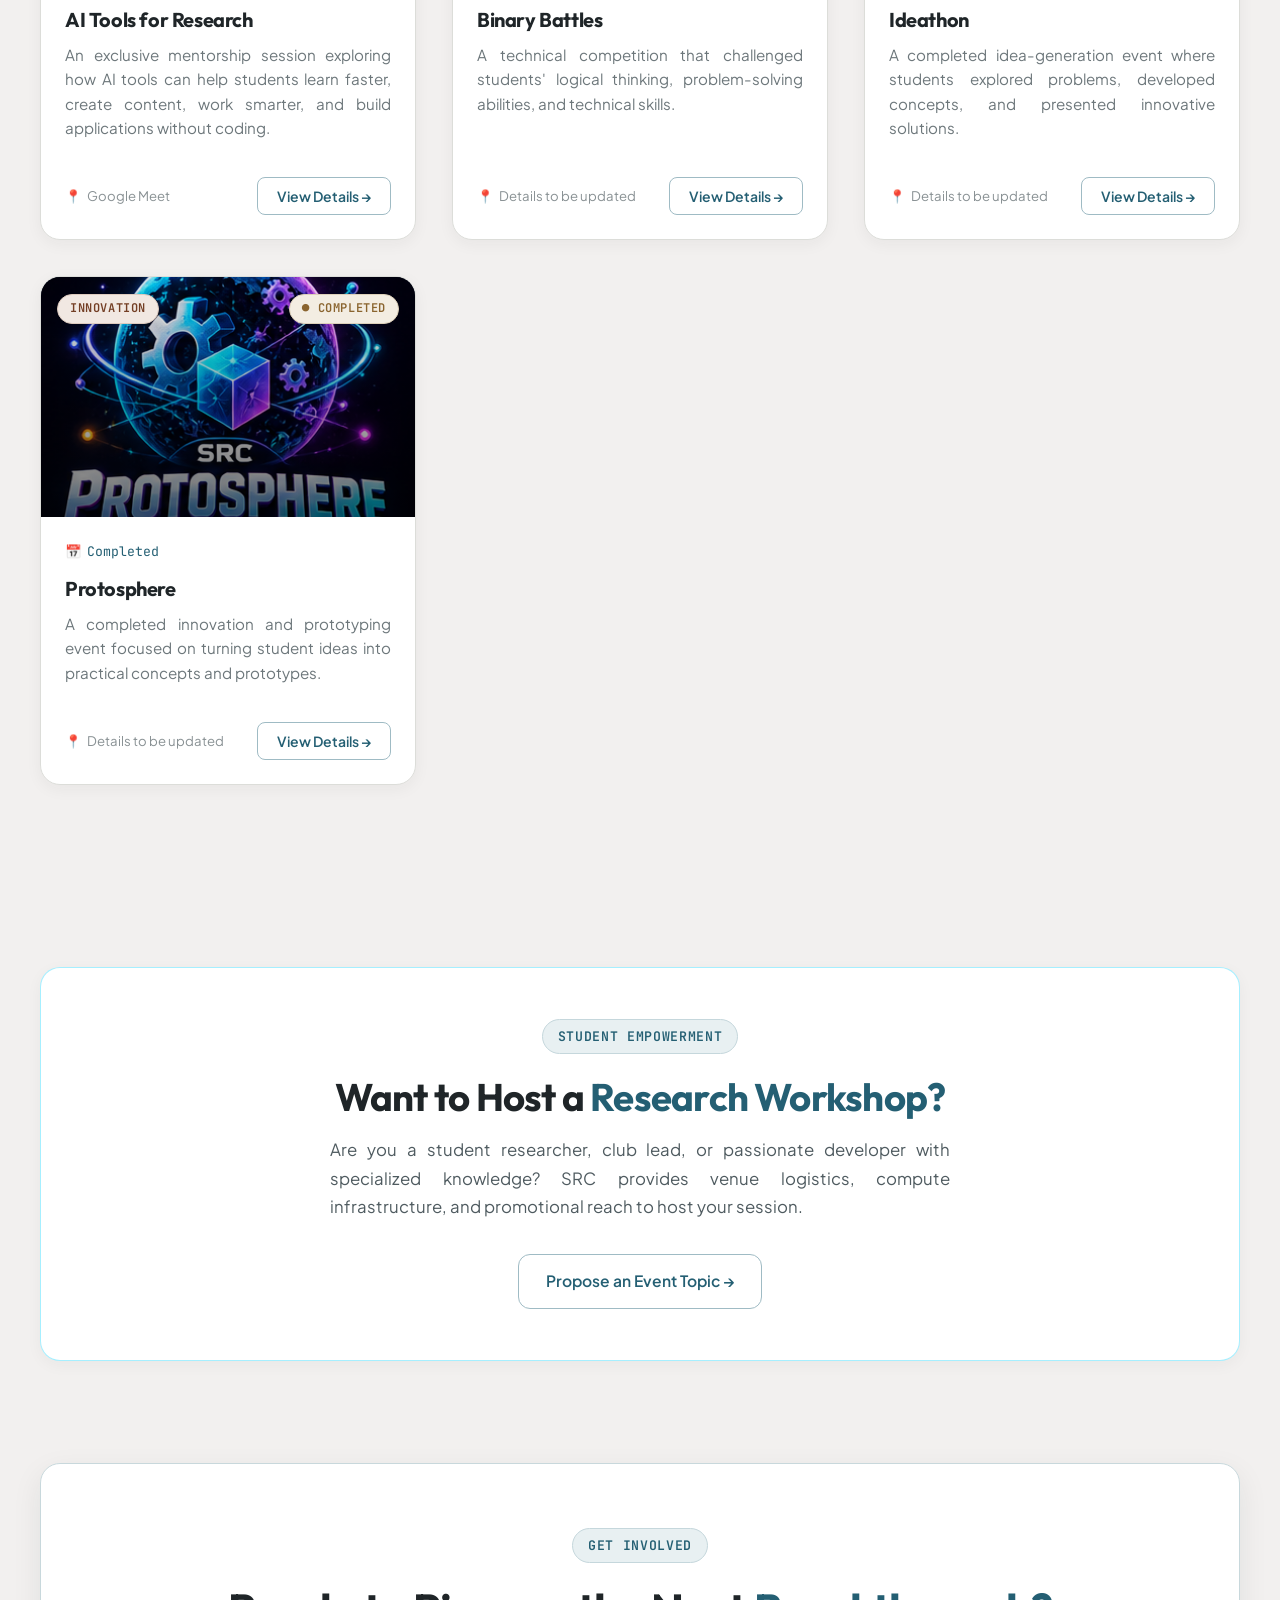
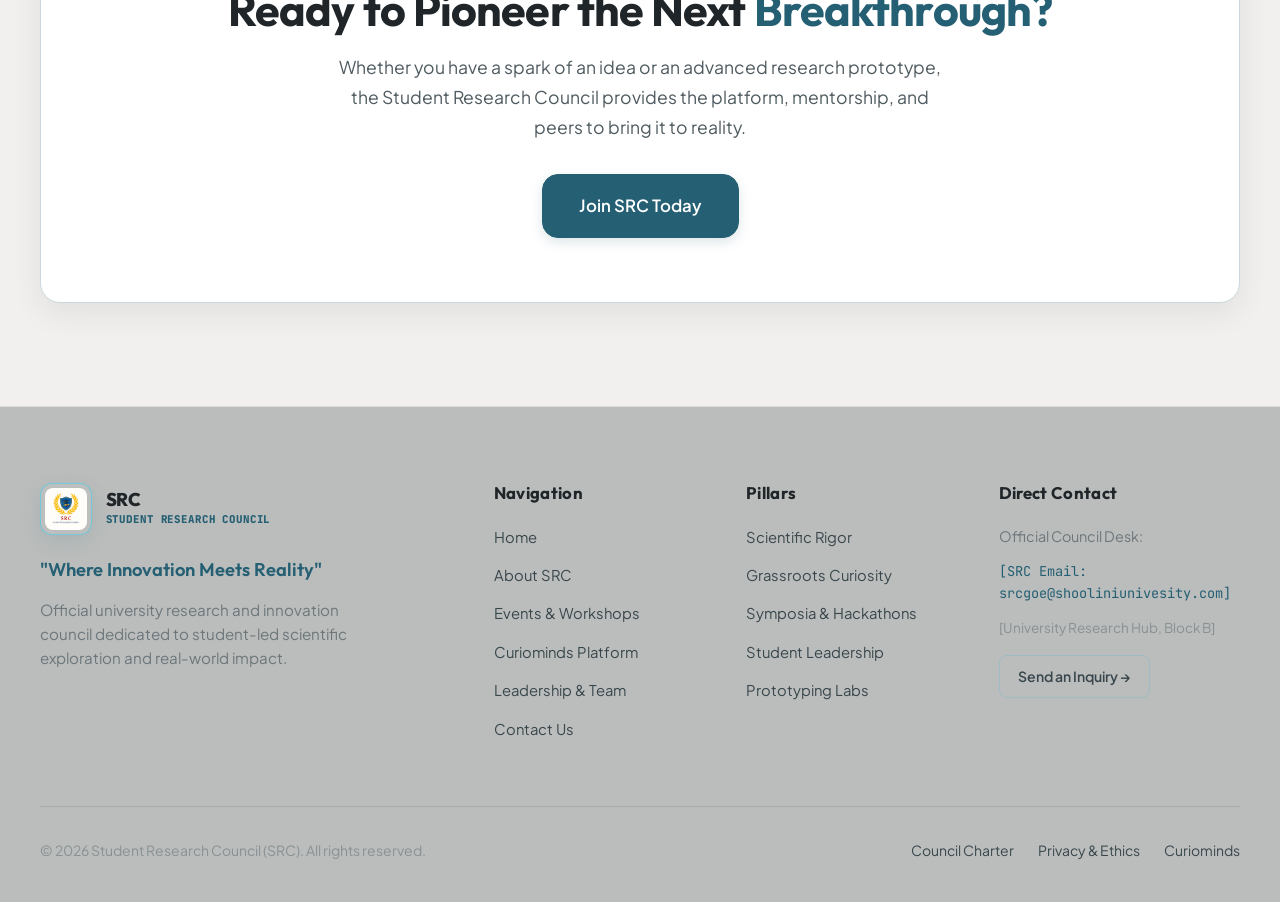
<file: events.html>
<!DOCTYPE html>

<html lang="en">
<head>
  <meta charset="UTF-8">
  <meta name="viewport" content="width=device-width, initial-scale=1.0">
  <meta name="description" content="Explore Student Research Council (SRC) events, technical workshops, scientific symposia, AI hackathons, and Curiominds innovation challenges.">
  <title>Events & Workshops | Student Research Council</title>

  <!-- Stylesheets -->

  <link rel="stylesheet" href="css/main.css">
  <link rel="stylesheet" href="css/components.css">
  <link rel="stylesheet" href="css/pages.css">

  <!-- Font Awesome Icons -->

  <link rel="stylesheet" href="https://cdnjs.cloudflare.com/ajax/libs/font-awesome/6.5.2/css/all.min.css">
<style>
    /* Clean justified text across page content */
    .page-justified p {
      text-align: justify;
      text-justify: inter-word;
    }
</style>
</head>
<body>

  <!-- ==========================================================================
       Header & Navigation
       ========================================================================== -->

  <header class="site-header" id="site-header">
    <div class="container nav-container">
      <a href="index.html" class="brand-logo" aria-label="Student Research Council Home">
        <div class="logo-icon">
          <img src="srclogo.jpeg" alt="SRC Student Research Council Logo">
        </div>
        <div class="brand-text">
          <span class="brand-name">SRC</span>
          <span class="brand-sub">Research Council</span>
        </div>
      </a>


  <nav aria-label="Main Navigation">
    <ul class="nav-links">
      <li class="nav-item"><a href="index.html">Home</a></li>
      <li class="nav-item"><a href="about.html">About SRC</a></li>
      <li class="nav-item active"><a href="events.html">Events</a></li>
      <li class="nav-item"><a href="team.html">Team</a></li>
      <li class="nav-item"><a href="contact.html">Contact</a></li>

      <li class="nav-item">
        <a href="curiominds.html">
          Curiominds
          <span class="badge-nav-new">NEW</span>
        </a>
      </li>
    </ul>
  </nav>

  <div class="nav-actions">
   <a href="joinus.html" class="btn btn-primary ...">Join SRC</a>

    <button class="menu-toggle" aria-label="Toggle navigation menu" aria-expanded="false">
      <span></span>
      <span></span>
      <span></span>
    </button>
  </div>
</div>


  </header>

  <!-- Mobile Drawer Overlay -->

  <div class="mobile-nav-overlay"></div>

  <!-- Mobile Navigation Drawer -->

  <aside class="mobile-nav-drawer" aria-label="Mobile Navigation">
    <ul class="mobile-nav-links">
      <li class="mobile-nav-item">
        <a href="index.html">Home <span>→</span></a>
      </li>


  <li class="mobile-nav-item">
    <a href="about.html">About SRC <span>→</span></a>
  </li>

  <li class="mobile-nav-item active">
    <a href="events.html">Events <span>→</span></a>
  </li>

  <li class="mobile-nav-item">
    <a href="curiominds.html">
      Curiominds
      <span class="badge-nav-new" style="vertical-align: middle;">NEW</span>
      <span>→</span>
    </a>
  </li>

  <li class="mobile-nav-item">
    <a href="team.html">Leadership & Team <span>→</span></a>
  </li>

  <li class="mobile-nav-item">
    <a href="contact.html">Contact Us <span>→</span></a>
  </li>
</ul>

<div class="mobile-nav-footer">
  <a href="contact.html" class="btn btn-primary btn-full">
    Join Council Movement
  </a>
</div>


  </aside>

  <!-- ==========================================================================
       Main Content
       ========================================================================== -->

  <main id="main-content" class="page-justified">


<!-- Hero Header -->
<section
  class="section"
  style="padding-top: calc(var(--nav-height) + 3.5rem); padding-bottom: 2.5rem; background: radial-gradient(circle at 50% 10%, rgba(0, 210, 255, 0.12) 0%, transparent 60%);"
>
  <div class="container text-center">

    <span class="section-tag reveal">Council Schedule</span>

    <h1 class="reveal reveal-delay-1" style="margin-bottom: 1.25rem;">
      Events & <span class="text-gradient">Workshops</span>
    </h1>

    <p
      class="reveal reveal-delay-2"
      style="max-width: 740px; margin: 0 auto; font-size: 1.15rem; color: var(--text-secondary);"
    >
      Discover upcoming academic symposia, hands-on laboratory workshops,
      48-hour hackathons, and Curiominds innovation competitions.
    </p>

  </div>
</section>

<!-- ==========================================================================
     Filter Bar & Search Section
     ========================================================================== -->
<section class="section" style="padding-top: 1rem;">
  <div class="container">
<!-- Event Category Filters -->
    <div
      class="filter-nav reveal reveal-delay-1"
      role="tablist"
      aria-label="Event Categories"
    >
      <button
        class="filter-btn events-filter-btn active"
        data-filter="all"
      >
        All Events
      </button>

      <button
        class="filter-btn events-filter-btn"
        data-filter="workshops"
      >
        Workshops
      </button>

      <button
        class="filter-btn events-filter-btn"
        data-filter="research"
      >
        Research Sessions
      </button>

      <button
        class="filter-btn events-filter-btn"
        data-filter="hackathons"
      >
        Hackathons
      </button>

      <button
        class="filter-btn events-filter-btn"
        data-filter="competitions"
      >
        Competitions
      </button>

      <button
        class="filter-btn events-filter-btn"
        data-filter="innovation"
      >
        Innovation Challenges
      </button>
    </div>

    <!-- Event Status Navigation -->
<div class="event-status-nav reveal reveal-delay-2">

  <a href="#upcoming-events" class="event-status-btn active">
    <span></span>
    Upcoming Events
  </a>

  <a href="#completed-events" class="event-status-btn">
    <span>✓</span>
    Completed Events
  </a>

</div>

<!-- Events Grid -->
<div class="events-grid" id="events-grid-container">
  <!-- Events will be rendered dynamically by js/events.js -->
</div>

  </div>
</section>

<!-- ==========================================================================
     Propose an Event / Host a Workshop Banner
     ========================================================================== -->
<section class="section" style="padding-top: 1rem;">
  <div class="container">

    <div
      class="glass-card reveal"
      style="border: 1px solid rgba(0, 210, 255, 0.35); text-align: center; padding: clamp(2rem, 4vw, 3.5rem);"
    >

      <span class="section-tag">Student Empowerment</span>

      <h2
        style="font-size: clamp(1.8rem, 3vw, 2.5rem); margin-bottom: 1rem;"
      >
        Want to Host a
        <span class="text-gradient">Research Workshop?</span>
      </h2>

      <p
        style="max-width: 620px; margin: 0 auto 2rem; color: var(--text-secondary);"
      >
        Are you a student researcher, club lead, or passionate developer
        with specialized knowledge? SRC provides venue logistics, compute
        infrastructure, and promotional reach to host your session.
      </p>

      <a
        href="contact.html?subject=Host%20a%20Workshop"
        class="btn btn-outline"
      >
        Propose an Event Topic →
      </a>

    </div>

  </div>
</section>


  </main>

<!-- ==========================================================================
     Call To Action
     ========================================================================== -->
<section class="section" style="padding-top: 0;">
  <div class="container">

    <div class="cta-banner-card reveal">

      <span class="section-tag">Get Involved</span>

      <h2
        style="font-size: clamp(2rem, 3.5vw, 3rem); margin-bottom: 1rem;"
      >
        Ready to Pioneer the Next
        <span class="text-gradient">Breakthrough?</span>
      </h2>

      <p
        style="max-width: 620px; margin: 0 auto 2rem; font-size: 1.1rem; color: var(--text-secondary);"
      >
        Whether you have a spark of an idea or an advanced research prototype,
        the Student Research Council provides the platform, mentorship, and
        peers to bring it to reality.
      </p>

      <div
        style="display: flex; justify-content: center; gap: 1.25rem; flex-wrap: wrap;"
      >
        <a
          href="contact.html"
          class="btn btn-primary btn-lg btn-shimmer"
        >
          Join SRC Today
        </a>
      </div>

    </div>

  </div>
</section>



  <!-- ==========================================================================
       Interactive Event Details Modal
       ========================================================================== -->

  <div
    class="modal-overlay"
    id="event-detail-modal"
    aria-hidden="true"
    role="dialog"
    aria-modal="true"
  >
    <div class="modal-box">


  <!-- Font Awesome Close Icon -->
  <button
    class="modal-close-btn"
    aria-label="Close modal dialog"
  >
    <i class="fa-solid fa-xmark" aria-hidden="true"></i>
  </button>

  <div id="event-modal-content">
    <!-- Injected dynamically by js/events.js -->
  </div>

</div>


  </div>

  <!-- ==========================================================================
       Footer
       ========================================================================== -->

  <footer class="site-footer">
    <div class="container">


  <div class="footer-top">

    <!-- Brand -->
    <div class="footer-brand">

      <a href="index.html" class="brand-logo">
        <div class="logo-icon">
          <img
            src="srclogo.jpeg"
            alt="SRC Student Research Council Logo"
          >
        </div>

        <div class="brand-text">
          <span class="brand-name">SRC</span>
          <span class="brand-sub">Student Research Council</span>
        </div>
      </a>

      <div class="footer-tagline">
        "Where Innovation Meets Reality"
      </div>

      <p class="footer-bio">
        Official university research and innovation council dedicated
        to student-led scientific exploration and real-world impact.
      </p>

     

    </div>

    <!-- Navigation -->
    <div class="footer-col">
      <h4>Navigation</h4>

      <ul class="footer-links">
        <li><a href="index.html">Home</a></li>
        <li><a href="about.html">About SRC</a></li>
        <li><a href="events.html">Events & Workshops</a></li>
        <li><a href="curiominds.html">Curiominds Platform</a></li>
        <li><a href="team.html">Leadership & Team</a></li>
        <li><a href="contact.html">Contact Us</a></li>
      </ul>
    </div>

    <!-- Council Pillars -->
    <div class="footer-col">
      <h4>Pillars</h4>

      <ul class="footer-links">
        <li><a href="about.html#values">Scientific Rigor</a></li>
        <li><a href="curiominds.html">Grassroots Curiosity</a></li>
        <li><a href="events.html">Symposia & Hackathons</a></li>
        <li><a href="team.html">Student Leadership</a></li>
        <li><a href="about.html#lifecycle">Prototyping Labs</a></li>
      </ul>
    </div>

    <!-- Contact -->
    <div class="footer-col">

      <h4>Direct Contact</h4>

      <p
        style="font-size: 0.9rem; color: var(--text-muted); margin-bottom: 0.75rem;"
      >
        Official Council Desk:
      </p>

      <div
        style="font-family: var(--font-mono); font-size: 0.85rem; color: var(--color-cyan); margin-bottom: 0.75rem;"
      >
        [SRC Email: srcgoe@shooliniunivesity.com]
      </div>

      <div
        style="font-size: 0.85rem; color: var(--text-subtle); margin-bottom: 1rem;"
      >
        [University Research Hub, Block B]
      </div>

      <a
        href="contact.html"
        class="btn btn-outline btn-sm"
      >
        Send an Inquiry →
      </a>

    </div>

  </div>

  <!-- Footer Bottom -->
  <div class="footer-bottom">

    <div>
      © 2026 Student Research Council (SRC). All rights reserved.
    </div>

    <div class="footer-bottom-links">
      <a href="about.html">Council Charter</a>
      <a href="contact.html">Privacy & Ethics</a>
      <a href="curiominds.html">Curiominds</a>
    </div>

  </div>

</div>


  </footer>

  <!-- Scripts -->

  <script src="js/data.js"></script>

  <script src="js/main.js"></script>

  <script src="js/events.js"></script>

</body>
</html>
</file>
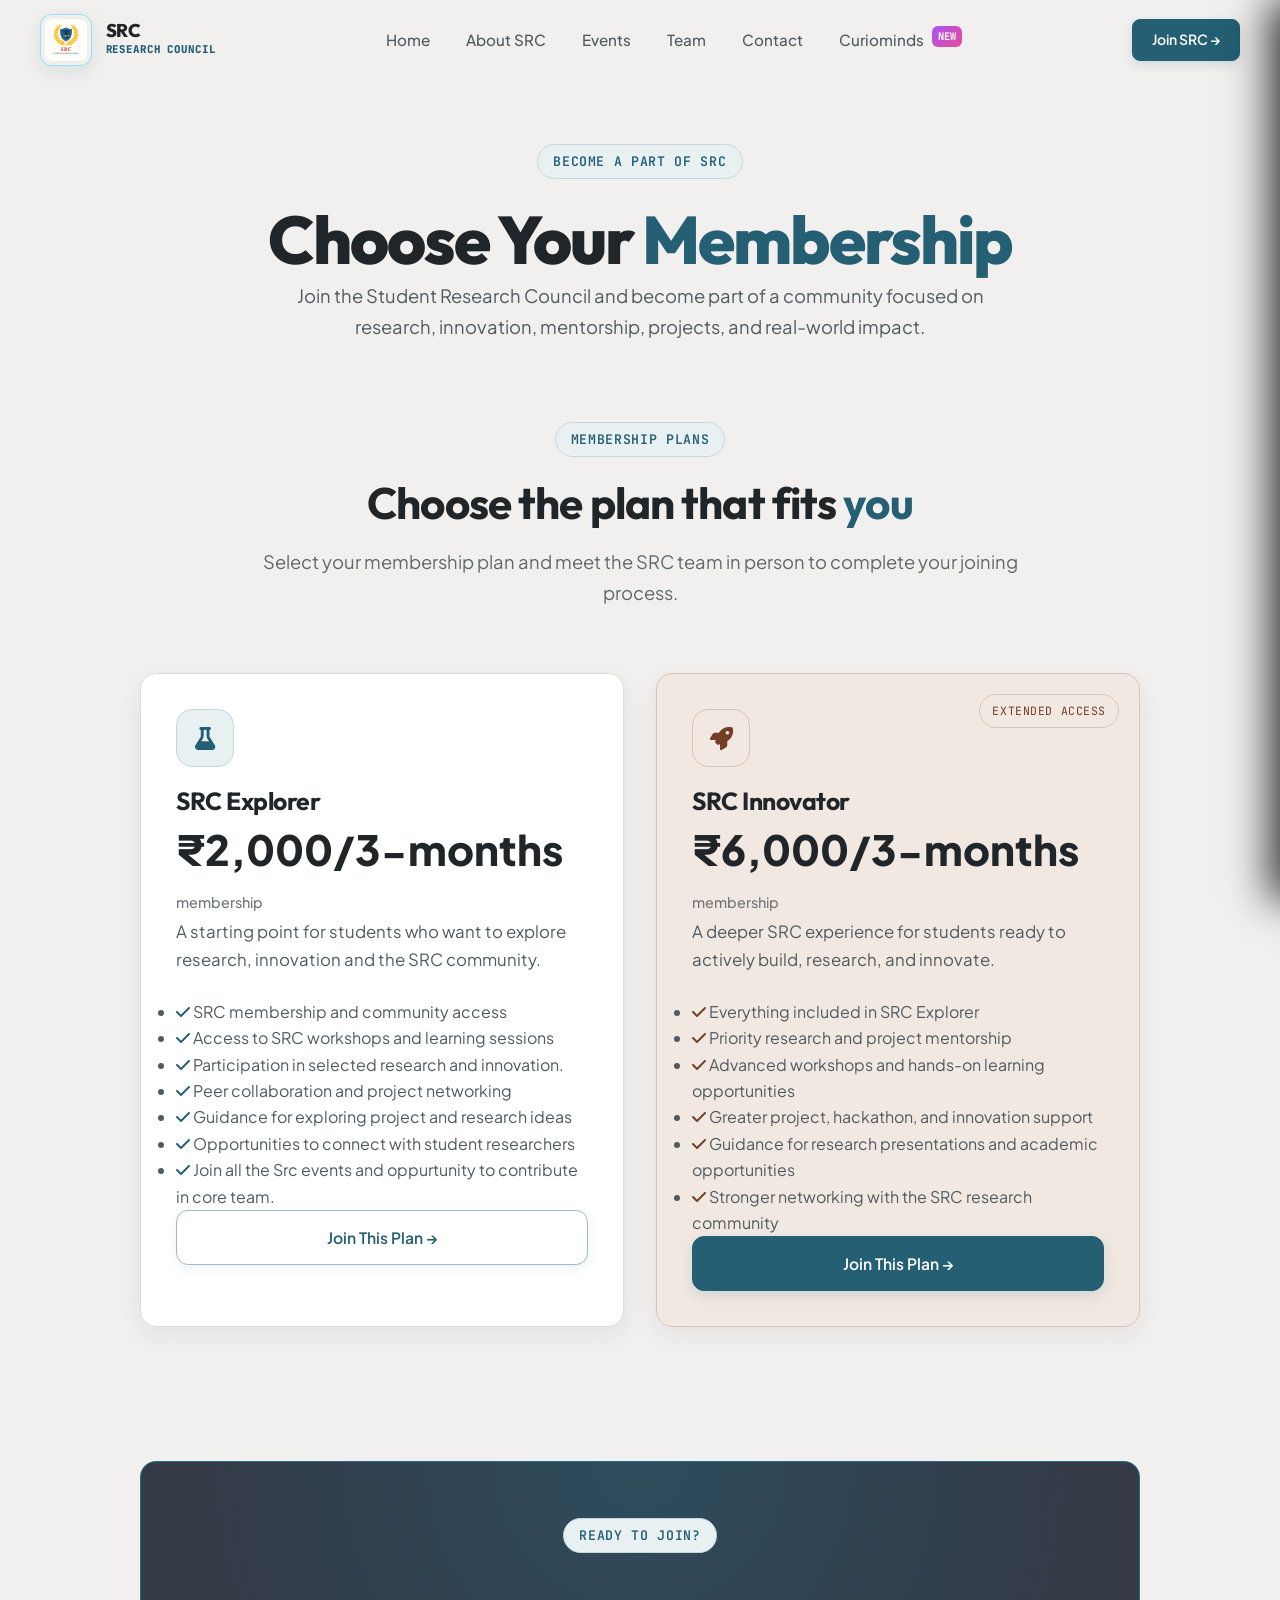
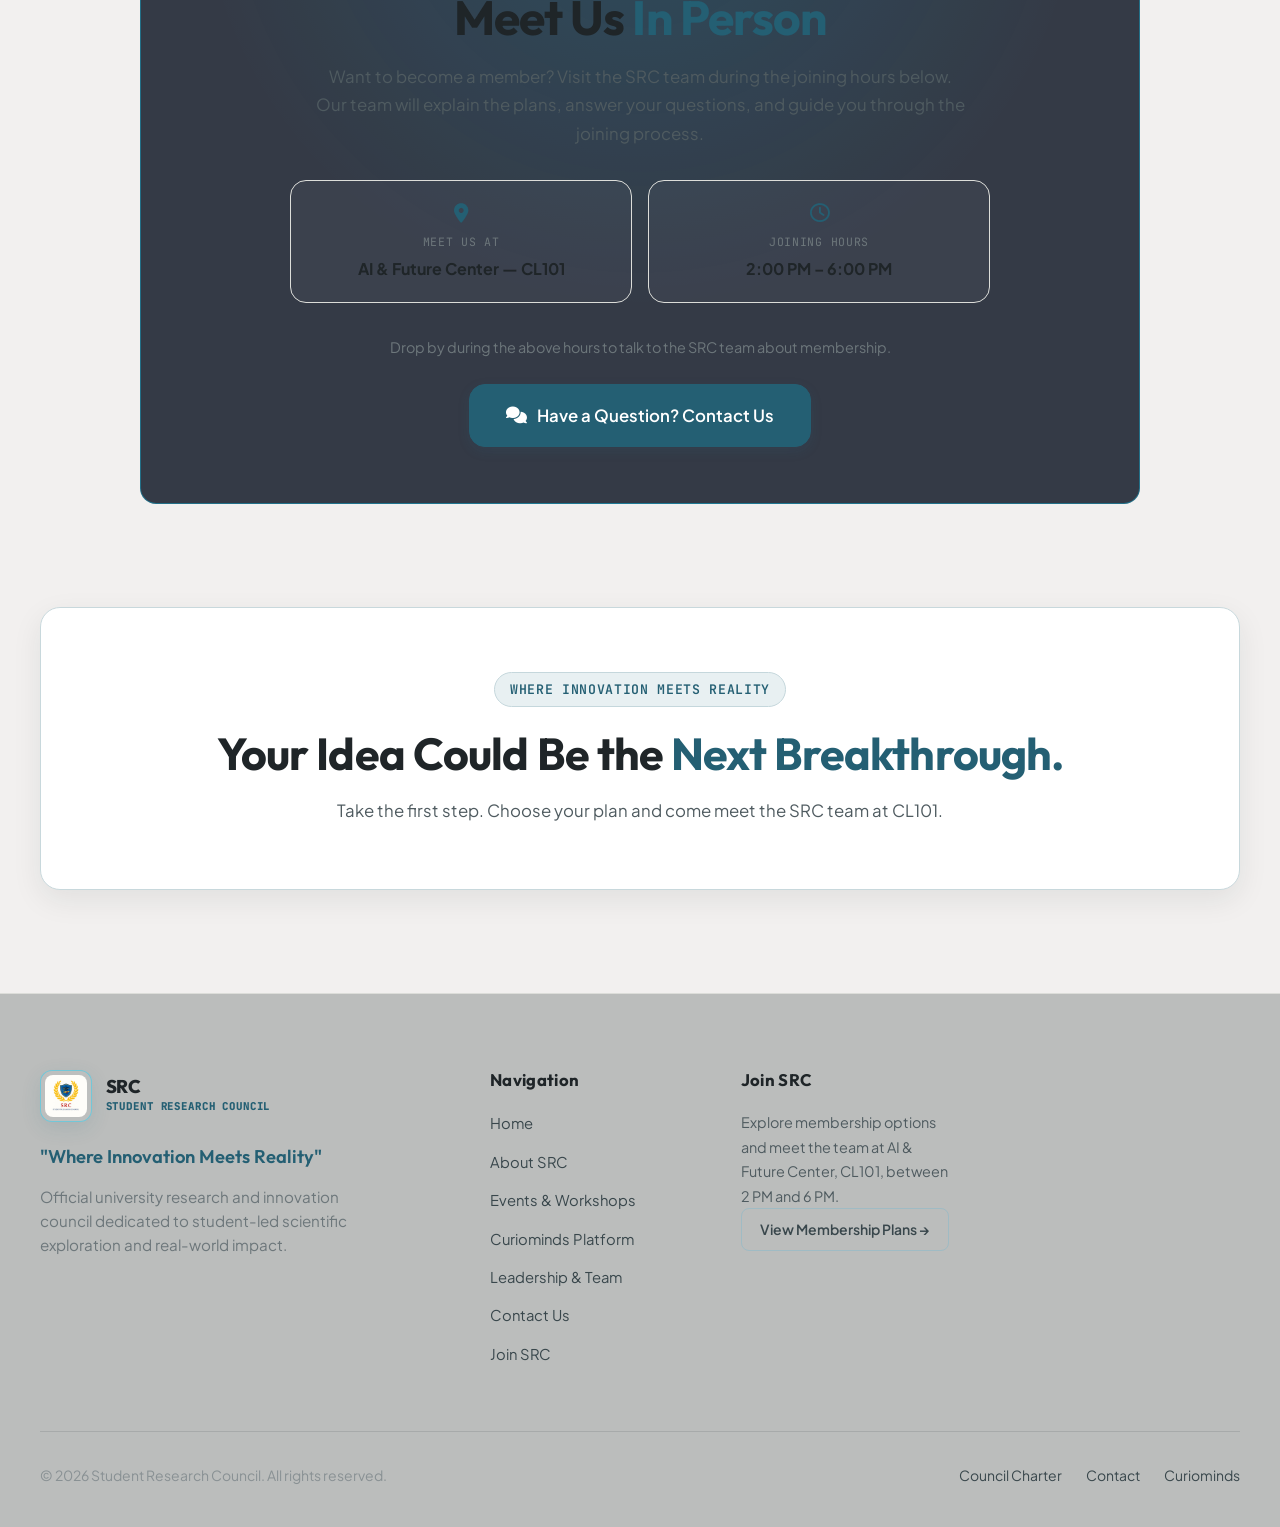
<file: joinus.html>
<!DOCTYPE html>
<html lang="en">

<head>
  <meta charset="UTF-8">
  <meta name="viewport" content="width=device-width, initial-scale=1.0">

  <meta name="description"
    content="Join the Student Research Council (SRC) — Choose your membership plan and become part of the research and innovation community.">

  <title>Join SRC | Student Research Council</title>

  <!-- Existing SRC Styles -->
  <link rel="stylesheet" href="css/main.css">
  <link rel="stylesheet" href="css/components.css">
  <link rel="stylesheet" href="css/pages.css">

  <!-- Font Awesome -->
  <link rel="stylesheet"
    href="https://cdnjs.cloudflare.com/ajax/libs/font-awesome/6.5.2/css/all.min.css">


  <style>

    /* =========================================================
       JOIN PAGE HERO
    ========================================================= */

    .join-hero {
      padding-top: calc(var(--nav-height) + 4rem);
      padding-bottom: 4rem;
      text-align: center;

      background:
       #F2F0EF;
    }


    /* =========================================================
       PLANS
    ========================================================= */

    .plans-grid {

      display: grid;

      grid-template-columns:
        repeat(2, minmax(280px, 1fr));

      gap: 2rem;

      max-width: 1000px;

      margin: 0 auto;
    }


    /* =========================================================
       PLAN CARD
    ========================================================= */

   .plan-card {

    position: relative;

    overflow: hidden;

    padding: 2.2rem;

    border-radius: var(--radius-lg);

    background: #FFFFFF;

    border:
        1px solid #DCDDD9;

    box-shadow:
        0 8px 26px rgba(31, 37, 40, 0.07);

    transition:
        transform 0.3s ease,
        border-color 0.3s ease,
        box-shadow 0.3s ease;
}


 .plan-card:hover {

    transform:
        translateY(-8px);

    border-color:
        #AFC5CC;

    box-shadow:
        0 16px 34px rgba(31, 37, 40, 0.10);
}


    /* =========================================================
       PREMIUM PLAN
    ========================================================= */

  .plan-card.featured {

    border:
        1px solid #D8C4B7;

    background:
        #F1E8E2;

    box-shadow:
        0 8px 26px rgba(31, 37, 40, 0.07);
}


    /* =========================================================
       PLAN BADGE
    ========================================================= */

    .plan-badge {

      position: absolute;

      top: 1.25rem;
      right: 1.25rem;

      padding:
        0.4rem 0.75rem;

      border-radius: 999px;

      font-family:
        var(--font-mono);

      font-size:
        0.72rem;

      letter-spacing:
        0.05em;

      text-transform:
        uppercase;

      color: #733E24;

      background:
         #F1E8E2;

      border:
         1px solid #D8C4B7;;
    }


    /* =========================================================
       PLAN ICON
    ========================================================= */

    .plan-icon {

      width: 58px;
      height: 58px;

      display: grid;

      place-items: center;

      border-radius: 16px;

      margin-bottom: 1.2rem;

      color:
        #245F73;

      background:
          #E8F0F2;

      border:
        1px solid #C5D7DC;

      font-size:
        1.45rem;
    }


    .featured .plan-icon {

      color:
         #733E24;

      background:
        #F1E8E2;

      border-color:
        #D8C4B7;
    }


    /* =========================================================
       PLAN TEXT
    ========================================================= */

    .plan-name {

      font-size:
        1.55rem;

      margin-bottom:
        0.4rem;
    }


    .plan-price {

      font-size:
        2.6rem;

      font-weight:
        800;

      line-height:
        1;

      margin:
        0.8rem 0 0.35rem;
    }


    .plan-price span {

      font-size:
        0.9rem;

      font-weight:
        500;

      color:
        var(--text-muted);
    }


    .plan-desc {

      color:
        var(--text-secondary);

      margin-bottom:
        1.5rem;
    }


    /* =========================================================
       PERKS
    ========================================================= */

   .plan-name {
    color: #1F2528 !important;
}

.plan-price {
    color: #1F2528 !important;
}

.plan-price span {
    color: #6D777B !important;
}

.plan-desc {
    color: #4F5B60 !important;
}

.perk-list li {
    color: #4F5B60 !important;
}

.perk-list i {
    color: #245F73 !important;
}

.featured .perk-list i {
    color: #733E24 !important;
}


    /* =========================================================
       JOIN LOCATION
    ========================================================= */

    .join-location {

      max-width:
        1000px;

      margin:
        0 auto;

      padding:
        clamp(2rem, 5vw, 3.5rem);

      text-align:
        center;

      border-radius:
        var(--radius-lg);

      border:
        1px solid rgba(0, 210, 255, 0.35);

      background:

        radial-gradient(
          circle at 50% 0%,
          rgba(0, 210, 255, 0.12),
          transparent 55%
        ),

        rgba(10, 18, 34, 0.82);
    }


    .location-grid {

      display:
        grid;

      grid-template-columns:
        repeat(2, 1fr);

      gap:
        1rem;

      max-width:
        700px;

      margin:
        2rem auto;
    }


    .location-item {

      padding:
        1.25rem;

      border-radius:
        16px;

      background:
        rgba(255, 255, 255, 0.035);

      border:
        1px solid var(--border-subtle);
    }


    .location-item i {

      color:
        var(--color-cyan);

      font-size:
        1.2rem;

      margin-bottom:
        0.55rem;
    }


    .location-label {

      display:
        block;

      font-family:
        var(--font-mono);

      font-size:
        0.72rem;

      color:
        var(--text-muted);

      text-transform:
        uppercase;

      letter-spacing:
        0.06em;

      margin-bottom:
        0.3rem;
    }


    .location-value {

      font-weight:
        700;

      color:
        var(--text-main);
    }


    .join-note {

      max-width:
        650px;

      margin:
        0 auto 1.6rem;

      color:
        var(--text-secondary);
    }


    /* =========================================================
       MOBILE
    ========================================================= */

    @media (max-width: 720px) {

      .plans-grid {

        grid-template-columns:
          1fr;
      }


      .location-grid {

        grid-template-columns:
          1fr;
      }


      .plan-card {

        padding:
          1.6rem;
      }


      .plan-badge {

        position:
          static;

        display:
          inline-block;

        margin-bottom:
          1rem;
      }
    }
    /* =========================================================
   ₹2,000 EXPLORER BUTTON GLOW
========================================================= */

.explorer-glow {

    background:
        #FFFFFF !important;

    color:
        #245F73 !important;

    border:
        1px solid #9FBBC4 !important;

    box-shadow:
        0 4px 12px rgba(36, 95, 115, 0.08);

    transition:
        transform 0.25s ease,
        box-shadow 0.25s ease,
        border-color 0.25s ease;
}

.explorer-glow:hover {

    transform:
        translateY(-3px);

    color:
        #FFFFFF !important;

    background:
        #245F73 !important;

    border-color:
        #245F73 !important;

    box-shadow:
        0 8px 18px rgba(36, 95, 115, 0.16);
}

.plan-card.featured .btn-primary {
    background: #245F73 !important;

    color: #FFFFFF !important;

    border-color: #245F73 !important;

    box-shadow:
        0 5px 14px rgba(36, 95, 115, 0.14);
}

.plan-card.featured .btn-primary:hover {
    background: #1D4E60 !important;

    border-color: #1D4E60 !important;

    box-shadow:
        0 8px 20px rgba(36, 95, 115, 0.18);
}

  </style>

</head>


<body>


  <!-- =========================================================
       HEADER
  ========================================================= -->

  <header class="site-header" id="site-header">

    <div class="container nav-container">


      <!-- LOGO -->

      <a href="index.html"
        class="brand-logo"
        aria-label="Student Research Council Home">

        <div class="logo-icon">

          <img
            src="srclogo.jpeg"
            alt="SRC Student Research Council Logo">

        </div>


        <div class="brand-text">

          <span class="brand-name">
            SRC
          </span>

          <span class="brand-sub">
            Research Council
          </span>

        </div>

      </a>



      <!-- NAVIGATION -->

      <nav aria-label="Main Navigation">

        <ul class="nav-links">

          <li class="nav-item">
            <a href="index.html">
              Home
            </a>
          </li>


          <li class="nav-item">
            <a href="about.html">
              About SRC
            </a>
          </li>


          <li class="nav-item">
            <a href="events.html">
              Events
            </a>
          </li>


          <li class="nav-item">
            <a href="team.html">
              Team
            </a>
          </li>


          <li class="nav-item">
            <a href="contact.html">
              Contact
            </a>
          </li>


          <li class="nav-item">

            <a href="curiominds.html">

              Curiominds

              <span class="badge-nav-new">
                NEW
              </span>

            </a>

          </li>

        </ul>

      </nav>



      <!-- NAV ACTION -->

      <div class="nav-actions">

        <a
          href="joinus.html"
          class="btn btn-primary btn-sm btn-shimmer btn-desktop-only">

          Join SRC →

        </a>


        <button
          class="menu-toggle"
          aria-label="Toggle navigation menu"
          aria-expanded="false">

          <span></span>
          <span></span>
          <span></span>

        </button>

      </div>

    </div>

  </header>



  <!-- =========================================================
       MOBILE NAVIGATION
  ========================================================= -->

  <div class="mobile-nav-overlay"></div>


  <aside
    class="mobile-nav-drawer"
    aria-label="Mobile Navigation">


    <ul class="mobile-nav-links">

      <li class="mobile-nav-item">
        <a href="index.html">
          Home <span>→</span>
        </a>
      </li>


      <li class="mobile-nav-item">
        <a href="about.html">
          About SRC <span>→</span>
        </a>
      </li>


      <li class="mobile-nav-item">
        <a href="events.html">
          Events <span>→</span>
        </a>
      </li>


      <li class="mobile-nav-item">
        <a href="curiominds.html">
          Curiominds <span>→</span>
        </a>
      </li>


      <li class="mobile-nav-item">
        <a href="team.html">
          Leadership & Team <span>→</span>
        </a>
      </li>


      <li class="mobile-nav-item">
        <a href="contact.html">
          Contact Us <span>→</span>
        </a>
      </li>

    </ul>


    <div class="mobile-nav-footer">

      <a
        href="joinus.html"
        class="btn btn-primary btn-full">

        Join SRC

      </a>

    </div>

  </aside>



  <!-- =========================================================
       MAIN
  ========================================================= -->

  <main id="main-content">


    <!-- =========================================================
         HERO
    ========================================================= -->

    <section class="section join-hero">

      <div class="container">


        <span class="section-tag reveal">
          Become a Part of SRC
        </span>


        <h1 class="reveal reveal-delay-1">

          Choose Your

          <span class="text-gradient">
            Membership
          </span>

        </h1>


        <p
          class="reveal reveal-delay-2"
          style="
            max-width:760px;
            margin:0 auto;
            font-size:1.15rem;
            color:var(--text-secondary);
            line-height:1.7;
          ">

          Join the Student Research Council and become part of
          a community focused on research, innovation,
          mentorship, projects, and real-world impact.

        </p>

      </div>

    </section>



    <!-- =========================================================
         MEMBERSHIP PLANS
    ========================================================= -->

    <section
      class="section"
      style="padding-top:1rem;">

      <div class="container">


        <div class="section-header">

          <span class="section-tag">
            Membership Plans
          </span>


          <h2 class="section-title">

            Choose the plan that fits

            <span class="text-gradient">
              you
            </span>

          </h2>


          <p class="section-description">

            Select your membership plan and meet
            the SRC team in person to complete
            your joining process.

          </p>

        </div>



        <div class="plans-grid">


          <!-- =================================================
               ₹2000 PLAN
          ================================================== -->

          <article class="plan-card reveal">


            <div class="plan-icon">

              <i class="fa-solid fa-flask"></i>

            </div>


            <h3 class="plan-name">
              SRC Explorer
            </h3>


            <div class="plan-price">

              ₹2,000/3-months

              <span>
                membership
              </span>

            </div>


            <p class="plan-desc">

              A starting point for students
              who want to explore research,
              innovation and the SRC community.

            </p>


            <ul class="perk-list">


              <li>

                <i class="fa-solid fa-check"></i>

                <span>
                  SRC membership and community access
                </span>

              </li>


              <li>

                <i class="fa-solid fa-check"></i>

                <span>
                  Access to SRC workshops and learning sessions
                </span>

              </li>


              <li>

                <i class="fa-solid fa-check"></i>

                <span>
                  Participation in selected research
                  and innovation.
                </span>

              </li>


              <li>

                <i class="fa-solid fa-check"></i>

                <span>
                  Peer collaboration and project networking
                </span>

              </li>


              <li>

                <i class="fa-solid fa-check"></i>

                <span>
                  Guidance for exploring project
                  and research ideas
                </span>

              </li>

              <li>
    <i class="fa-solid fa-check"></i>
    <span>
        Opportunities to connect with
        student researchers
    </span>
</li>

<li>
    <i class="fa-solid fa-check"></i>
    <span>
        Join all the Src events and oppurtunity to contribute in core team.
    </span>
</li>


            </ul>


            <a
                 href="#join-location"
    class="btn btn-outline btn-full explorer-glow">


              Join This Plan →

            </a>

          </article>



          <!-- =================================================
               ₹6000 PLAN
          ================================================== -->

          <article
            class="plan-card featured reveal reveal-delay-1">


            <span class="plan-badge">
              Extended Access
            </span>


            <div class="plan-icon">

              <i class="fa-solid fa-rocket"></i>

            </div>


            <h3 class="plan-name">
              SRC Innovator
            </h3>


            <div class="plan-price">

              ₹6,000/3-months

              <span>
                membership
              </span>

            </div>


            <p class="plan-desc">

              A deeper SRC experience for students
              ready to actively build, research,
              and innovate.

            </p>


            <ul class="perk-list">


              <li>

                <i class="fa-solid fa-check"></i>

                <span>
                  Everything included in SRC Explorer
                </span>

              </li>


              <li>

                <i class="fa-solid fa-check"></i>

                <span>
                  Priority research and project mentorship
                </span>

              </li>


              <li>

                <i class="fa-solid fa-check"></i>

                <span>
                  Advanced workshops and hands-on
                  learning opportunities
                </span>

              </li>


              <li>

                <i class="fa-solid fa-check"></i>

                <span>
                  Greater project, hackathon,
                  and innovation support
                </span>

              </li>


              <li>

                <i class="fa-solid fa-check"></i>

                <span>
                  Guidance for research presentations
                  and academic opportunities
                </span>

              </li>


              <li>

                <i class="fa-solid fa-check"></i>

                <span>
                  Stronger networking with the
                  SRC research community
                </span>

              </li>


            </ul>


            <a
              href="#join-location"
              class="btn btn-primary btn-full btn-shimmer">

              Join This Plan →

            </a>

          </article>


        </div>

      </div>

    </section>



    <!-- =========================================================
         JOINING INFORMATION
    ========================================================= -->

    <section
      class="section"
      id="join-location"
      style="padding-top:2rem;">

      <div class="container">


        <div class="join-location reveal">


          <span class="section-tag">
            Ready to Join?
          </span>


          <h2
            style="
              font-size:clamp(2rem,4vw,3rem);
              margin:1rem 0;
            ">

            Meet Us

            <span class="text-gradient">
              In Person
            </span>

          </h2>


          <p class="join-note">

            Want to become a member?

            Visit the SRC team during
            the joining hours below.

            Our team will explain the plans,
            answer your questions, and guide
            you through the joining process.

          </p>



          <div class="location-grid">


            <!-- LOCATION -->

            <div class="location-item">

              <i class="fa-solid fa-location-dot"></i>

              <span class="location-label">
                Meet Us At
              </span>

              <span class="location-value">
                AI & Future Center — CL101
              </span>

            </div>



            <!-- TIME -->

            <div class="location-item">

              <i class="fa-regular fa-clock"></i>

              <span class="location-label">
                Joining Hours
              </span>

              <span class="location-value">
                2:00 PM – 6:00 PM
              </span>

            </div>


          </div>



          <p
            style="
              color:var(--text-muted);
              font-size:.9rem;
              margin-bottom:1.5rem;
            ">

            Drop by during the above hours
            to talk to the SRC team about
            membership.

          </p>


          <a
            href="contact.html"
            class="btn btn-primary btn-lg btn-shimmer">

            <i class="fa-solid fa-comments"></i>

            Have a Question? Contact Us

          </a>


        </div>

      </div>

    </section>



    <!-- =========================================================
         FINAL CTA
    ========================================================= -->

    <section
      class="section"
      style="padding-top:0;">

      <div class="container">


        <div class="cta-banner-card reveal">


          <span class="section-tag">
            Where Innovation Meets Reality
          </span>


          <h2
            style="
              font-size:clamp(2rem,3.5vw,3rem);
              margin-bottom:1rem;
            ">

            Your Idea Could Be the

            <span class="text-gradient">
              Next Breakthrough.
            </span>

          </h2>


          <p
            style="
              max-width:620px;
              margin:0 auto;
              color:var(--text-secondary);
              font-size:1.05rem;
            ">

            Take the first step.
            Choose your plan and come meet
            the SRC team at CL101.

          </p>


        </div>

      </div>

    </section>


  </main>



  <!-- =========================================================
       FOOTER
  ========================================================= -->

  <footer class="site-footer">

    <div class="container">


      <div class="footer-top">


        <!-- BRAND -->

        <div class="footer-brand">


          <a
            href="index.html"
            class="brand-logo">


            <div class="logo-icon">

              <img
                src="srclogo.jpeg"
                alt="SRC Student Research Council Logo">

            </div>


            <div class="brand-text">

              <span class="brand-name">
                SRC
              </span>

              <span class="brand-sub">
                Student Research Council
              </span>

            </div>

          </a>


          <div class="footer-tagline">

            "Where Innovation Meets Reality"

          </div>


          <p class="footer-bio">

            Official university research and
            innovation council dedicated to
            student-led scientific exploration
            and real-world impact.

          </p>

        </div>



        <!-- NAVIGATION -->

        <div class="footer-col">

          <h4>
            Navigation
          </h4>


          <ul class="footer-links">

            <li>
              <a href="index.html">
                Home
              </a>
            </li>

            <li>
              <a href="about.html">
                About SRC
              </a>
            </li>

            <li>
              <a href="events.html">
                Events & Workshops
              </a>
            </li>

            <li>
              <a href="curiominds.html">
                Curiominds Platform
              </a>
            </li>

            <li>
              <a href="team.html">
                Leadership & Team
              </a>
            </li>

            <li>
              <a href="contact.html">
                Contact Us
              </a>
            </li>

            <li>
              <a href="joinus.html">
                Join SRC
              </a>
            </li>

          </ul>

        </div>



        <!-- JOIN -->

        <div class="footer-col">

          <h4>
            Join SRC
          </h4>


          <p
            style="
              color:var(--text-secondary);
              font-size:.9rem;
            ">

            Explore membership options and
            meet the team at AI & Future Center,
            CL101, between 2 PM and 6 PM.

          </p>


          <a
            href="#join-location"
            class="btn btn-outline btn-sm">

            View Membership Plans →

          </a>

        </div>


      </div>



      <!-- FOOTER BOTTOM -->

      <div class="footer-bottom">

        <div>
          © 2026 Student Research Council.
          All rights reserved.
        </div>


        <div class="footer-bottom-links">

          <a href="about.html">
            Council Charter
          </a>

          <a href="contact.html">
            Contact
          </a>

          <a href="curiominds.html">
            Curiominds
          </a>

        </div>

      </div>


    </div>

  </footer>



  <!-- =========================================================
       EXISTING JS
  ========================================================= -->

  <script src="js/data.js"></script>
  <script src="js/main.js"></script>

</body>

</html>
</file>
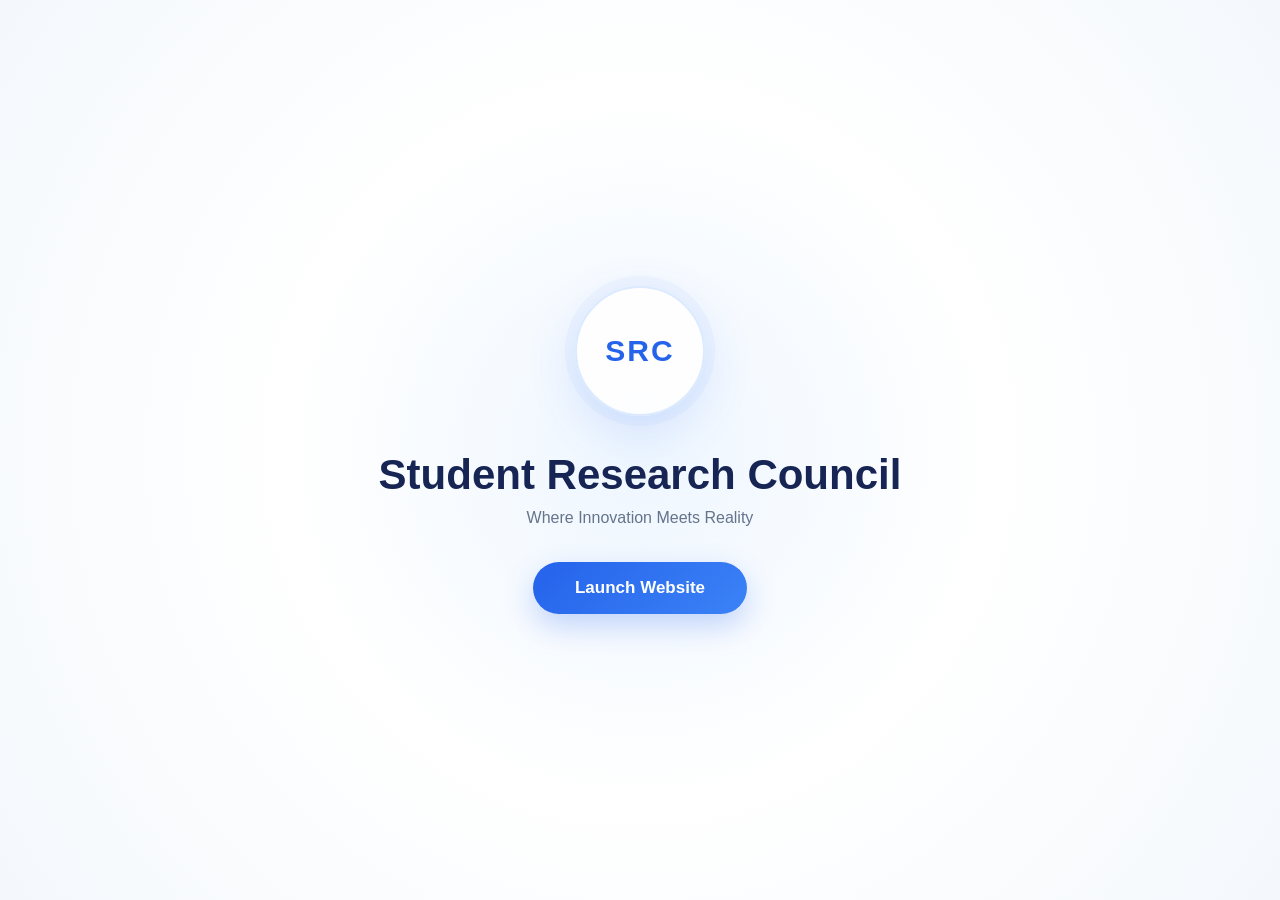
<file: launch.html>
<!DOCTYPE html>
<html lang="en">
<head>
    <meta charset="UTF-8">
    <meta name="viewport" content="width=device-width, initial-scale=1.0">

    <title>Launch | Student Research Council</title>

    <style>
        * {
            margin: 0;
            padding: 0;
            box-sizing: border-box;
        }

        body {
            min-height: 100vh;
            display: flex;
            justify-content: center;
            align-items: center;
            overflow: hidden;

            font-family: Arial, Helvetica, sans-serif;

            background:
                radial-gradient(circle at center, #eef6ff 0%, #ffffff 45%, #f4f8fc 100%);
        }

        .launch-container {
            text-align: center;
            position: relative;
            z-index: 10;
        }

        .logo-circle {
            width: 130px;
            height: 130px;
            margin: 0 auto 35px;

            border-radius: 50%;

            display: flex;
            justify-content: center;
            align-items: center;

            background: rgba(255, 255, 255, 0.9);

            border: 2px solid #dbeafe;

            box-shadow:
                0 0 0 10px rgba(37, 99, 235, 0.04),
                0 15px 50px rgba(37, 99, 235, 0.15);

            animation: float 3s ease-in-out infinite;
        }

        .logo-circle span {
            font-size: 30px;
            font-weight: 800;
            color: #2563eb;
            letter-spacing: 2px;
        }

        h1 {
            font-size: 42px;
            color: #172554;
            margin-bottom: 10px;
        }

        .subtitle {
            color: #64748b;
            font-size: 16px;
            margin-bottom: 35px;
        }

        .launch-btn {
            position: relative;

            padding: 16px 42px;

            border: none;
            border-radius: 50px;

            background: linear-gradient(
                135deg,
                #2563eb,
                #3b82f6
            );

            color: white;

            font-size: 17px;
            font-weight: 700;

            cursor: pointer;

            box-shadow:
                0 12px 30px rgba(37, 99, 235, 0.25);

            transition: 0.3s ease;
        }

        .launch-btn:hover {
            transform: translateY(-3px) scale(1.03);

            box-shadow:
                0 18px 40px rgba(37, 99, 235, 0.35);
        }

        .launch-btn:active {
            transform: scale(0.96);
        }

        /* Animation rings */

        .ring {
            position: fixed;

            top: 50%;
            left: 50%;

            width: 100px;
            height: 100px;

            border: 2px solid #3b82f6;

            border-radius: 50%;

            transform: translate(-50%, -50%) scale(0);

            opacity: 0;

            pointer-events: none;
        }

        .launching .ring:nth-child(1) {
            animation: expand 2s ease-out forwards;
        }

        .launching .ring:nth-child(2) {
            animation: expand 2s 0.25s ease-out forwards;
        }

        .launching .ring:nth-child(3) {
            animation: expand 2s 0.5s ease-out forwards;
        }

        .launching .launch-container {
            animation: disappear 1.5s ease forwards;
        }

        .launching {
            animation: pageFade 2.2s ease forwards;
        }

        @keyframes expand {
            0% {
                transform: translate(-50%, -50%) scale(0);
                opacity: 0.8;
            }

            100% {
                transform: translate(-50%, -50%) scale(25);
                opacity: 0;
            }
        }

        @keyframes disappear {
            0% {
                opacity: 1;
                transform: scale(1);
            }

            100% {
                opacity: 0;
                transform: scale(0.8);
            }
        }

        @keyframes pageFade {
            0% {
                background: #ffffff;
            }

            100% {
                background: #dbeafe;
            }
        }

        @keyframes float {
            0%, 100% {
                transform: translateY(0);
            }

            50% {
                transform: translateY(-8px);
            }
        }

        @media (max-width: 600px) {

            h1 {
                font-size: 30px;
            }

            .subtitle {
                font-size: 14px;
            }

            .logo-circle {
                width: 110px;
                height: 110px;
            }

            .launch-btn {
                padding: 14px 32px;
            }
        }
    </style>
</head>

<body>

    <!-- Animation Rings -->
    <div class="ring"></div>
    <div class="ring"></div>
    <div class="ring"></div>

    <div class="launch-container">

        <div class="logo-circle">
            <span>SRC</span>
        </div>

        <h1>Student Research Council</h1>

        <p class="subtitle">
            Where Innovation Meets Reality
        </p>

        <button class="launch-btn" onclick="launchWebsite()">
            Launch Website
        </button>

    </div>


    <script>

        function launchWebsite() {

            // Prevent multiple clicks
            document.body.classList.add("launching");

            const button = document.querySelector(".launch-btn");

            button.innerHTML = "Launching...";

            button.disabled = true;

            /*
                Wait for the animation to finish,
                then open index.html
            */

            setTimeout(function () {

                window.location.href = "index.html";

            }, 2200);

        }

    </script>

</body>
</html>
</file>
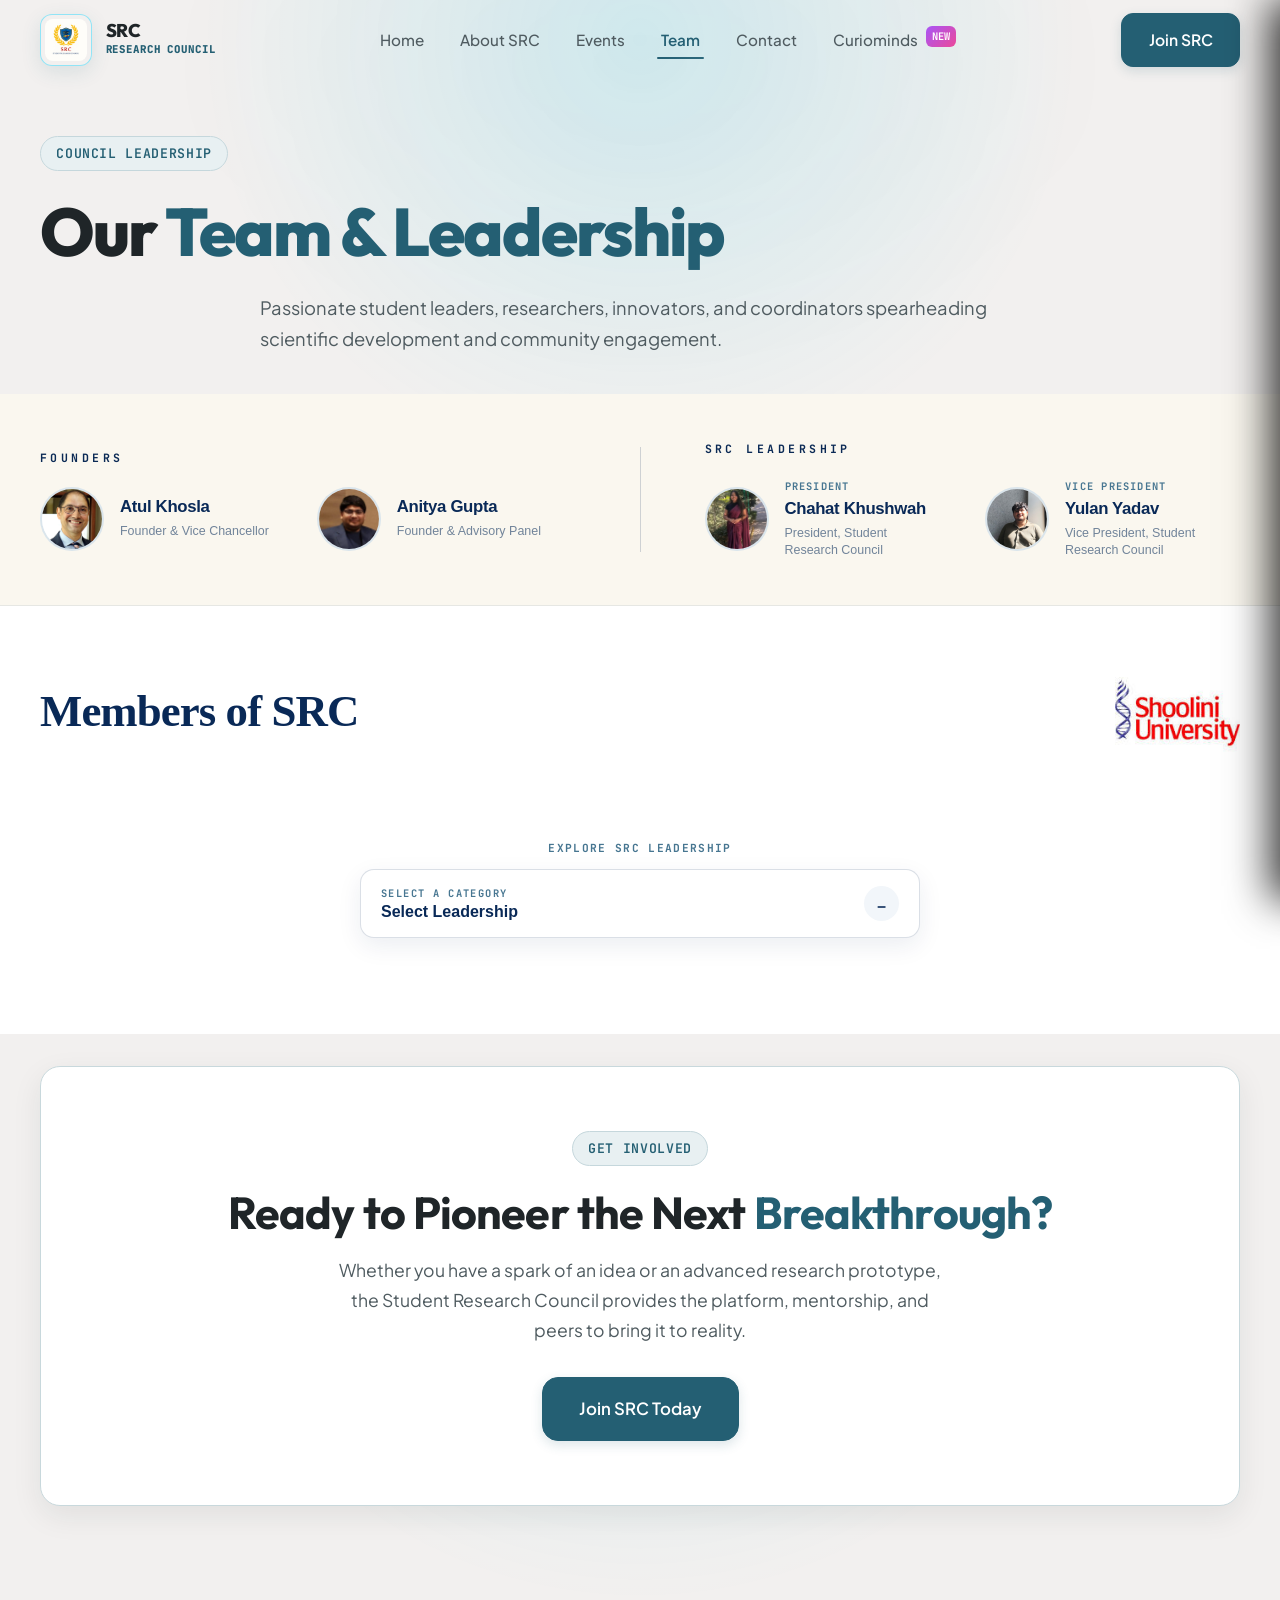
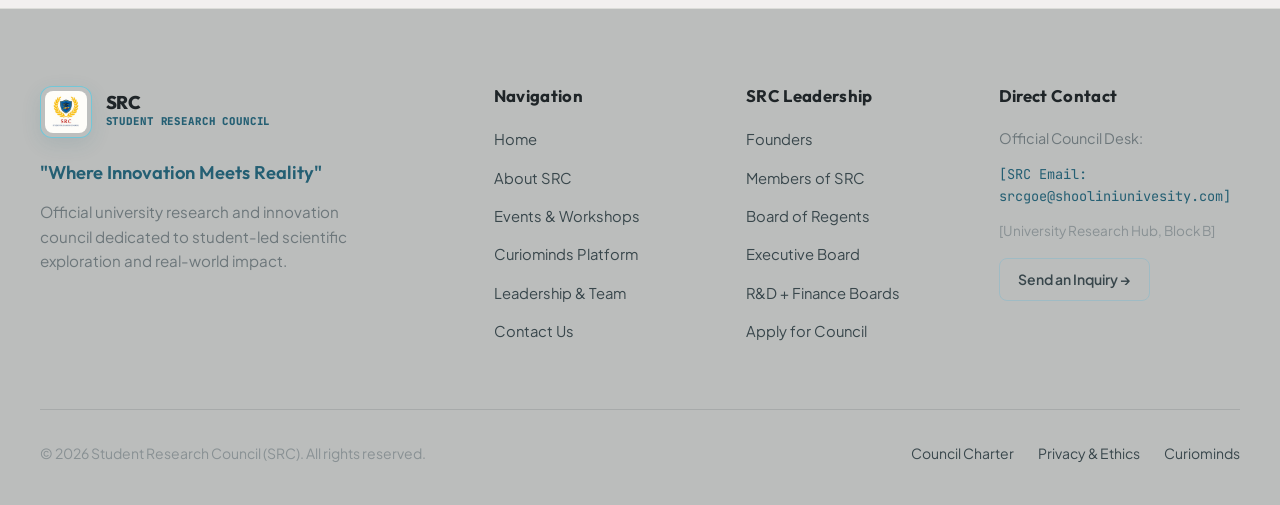
<file: team.html>
<!DOCTYPE html>
<html lang="en">
<head>
  <meta charset="UTF-8">
  <meta name="viewport" content="width=device-width, initial-scale=1.0">
  <meta name="description" content="Meet the leadership, founders, co-founders, leads, and core team behind the Student Research Council (SRC).">
  <title>Leadership & Team | Student Research Council</title>
  
  <!-- Stylesheets -->
  <link rel="stylesheet" href="css/main.css">
  <link rel="stylesheet" href="css/components.css">
  <link rel="stylesheet" href="css/pages.css">
</head>
<body>

  <!-- ==========================================================================
       Header & Navigation
       ========================================================================== -->
  <header class="site-header" id="site-header">
    <div class="container nav-container">
      <a href="index.html" class="brand-logo" aria-label="Student Research Council Home">
        <div class="logo-icon">
          <img src="srclogo.jpeg" alt="SRC Student Research Council Logo">
        </div>
        <div class="brand-text">
          <span class="brand-name">SRC</span>
          <span class="brand-sub">Research Council</span>
        </div>
      </a>

      <nav aria-label="Main Navigation">
        <ul class="nav-links">
          <li class="nav-item"><a href="index.html">Home</a></li>
          <li class="nav-item"><a href="about.html">About SRC</a></li>
          <li class="nav-item"><a href="events.html">Events</a></li>
        
          <li class="nav-item active"><a href="team.html">Team</a></li>
          <li class="nav-item"><a href="contact.html">Contact</a></li>
            <li class="nav-item">
            <a href="curiominds.html">
              Curiominds
              <span class="badge-nav-new">NEW</span>
            </a>
          </li>
        </ul>
      </nav>

      <div class="nav-actions">
         <a href="joinus.html" class="btn btn-primary ...">Join SRC</a>
        <button class="menu-toggle" aria-label="Toggle navigation menu" aria-expanded="false">
          <span></span>
          <span></span>
          <span></span>
        </button>
      </div>
    </div>
  </header>

  <!-- Mobile Drawer Overlay -->
  <div class="mobile-nav-overlay"></div>
  <aside class="mobile-nav-drawer" aria-label="Mobile Navigation">
    <ul class="mobile-nav-links">
      <li class="mobile-nav-item"><a href="index.html">Home <span>→</span></a></li>
      <li class="mobile-nav-item"><a href="about.html">About SRC <span>→</span></a></li>
      <li class="mobile-nav-item"><a href="events.html">Events <span>→</span></a></li>
      <li class="mobile-nav-item">
        <a href="curiominds.html">
          Curiominds <span class="badge-nav-new" style="vertical-align: middle;">NEW</span> <span>→</span>
        </a>
      </li>
      <li class="mobile-nav-item active"><a href="team.html">Leadership & Team <span>→</span></a></li>
      <li class="mobile-nav-item"><a href="contact.html">Contact Us <span>→</span></a></li>
    </ul>
    <div class="mobile-nav-footer">
      <a href="contact.html" class="btn btn-primary btn-full">Join Council Movement</a>
    </div>
  </aside>

  <!-- ==========================================================================
       Main Content
       ========================================================================== -->
  <main id="main-content">
    
    <!-- Hero Header -->
    <section class="section" style="padding-top: calc(var(--nav-height) + 3.5rem); padding-bottom: 2.5rem; background: radial-gradient(circle at 50% 10%, rgba(0, 210, 255, 0.12) 0%, transparent 60%);">
      <div class="container text-center">
        <span class="section-tag reveal">Council Leadership</span>
        <h1 class="reveal reveal-delay-1" style="margin-bottom: 1.25rem;">
          Our <span class="text-gradient">Team & Leadership</span>
        </h1>
        <p class="reveal reveal-delay-2" style="max-width: 760px; margin: 0 auto; font-size: 1.15rem; color: var(--text-secondary);">
          Passionate student leaders, researchers, innovators, and coordinators spearheading scientific development and community engagement.
        </p>
      </div>
    </section>

    <!-- ==========================================================================
         Section 1: Founder Spotlight (Large Featured Card)
         ========================================================================== -->
    
    

<!-- =========================================================
     FOUNDERS + SRC LEADERSHIP
========================================================= -->

<section class="leadership-compact-section">

    <div class="team-container">

        <div class="leadership-compact-row">

            <!-- FOUNDERS -->
            <div class="leadership-group">

                <div class="team-section-label">
                    FOUNDERS
                </div>

                <div class="compact-people">

                    <!-- Founder 1 -->
                    <div class="compact-person">

                        <div class="compact-photo">
                            <img
                                src="team/atul-khosla.png"
                                alt="Atul Khosla">
                        </div>

                        <div class="compact-info">
                            <h3>Atul Khosla</h3>
                            <p>Founder & Vice Chancellor</p>
                        </div>

                    </div>


                    <!-- Founder 2 -->
                    <div class="compact-person">

                        <div class="compact-photo">
                            <img
                                src="team/anitya-gupta.jpg"
                                alt="Anitya Gupta">
                        </div>

                        <div class="compact-info">
                            <h3>Anitya Gupta</h3>
                            <p>Founder & Advisory Panel</p>
                        </div>

                    </div>

                </div>

            </div>


            <!-- DIVIDER -->
            <div class="leadership-divider"></div>


            <!-- SRC LEADERSHIP -->
            <div class="leadership-group">

                <div class="team-section-label">
                    SRC LEADERSHIP
                </div>

                <div class="compact-people">

                    <!-- President -->
                    <div class="compact-person">

                        <div class="compact-photo">
                            <img
                                src="team/president.jpeg"
                                alt="Chahat Khushwah">
                        </div>

                        <div class="compact-info">
                            <span class="leadership-role">
                                PRESIDENT
                            </span>

                            <h3>Chahat Khushwah</h3>

                            <p>President, Student Research Council</p>
                        </div>

                    </div>


                    <!-- Vice President -->
                    <div class="compact-person">

                        <div class="compact-photo">
                            <img
                                src="team/vice-president.png"
                                alt="Yulan Yadav">
                        </div>

                        <div class="compact-info">
                            <span class="leadership-role">
                                VICE PRESIDENT
                            </span>

                            <h3>Yulan Yadav</h3>

                            <p>Vice President, Student Research Council</p>
                        </div>

                    </div>

                </div>

            </div>

        </div>

    </div>

</section>


<!-- =========================================================
     MEMBERS OF SRC
========================================================= -->
<!-- =========================================================
     MEMBERS OF SRC
========================================================= -->
<section class="members-section" id="members">

    <div class="team-container">

        <div class="members-heading">
            <h2>Members of SRC</h2>

            <div class="shoolini-logo">
                <img src="shoolini.jpeg" alt="Shoolini University">
            </div>
        </div>


    <!-- =========================================================
     LEADERSHIP SELECTOR
========================================================= -->

<section class="team-explorer-section">

    <div class="team-container">

        <div class="team-explorer">

            <div class="team-explorer-label">
                EXPLORE SRC LEADERSHIP
            </div>

            <div class="team-selector">

                <button
                    class="team-selector-button"
                    id="teamSelectorButton"
                    type="button"
                    aria-expanded="false"
                    aria-controls="teamDropdown">

                    <span>
                        <span class="selector-small">
                            SELECT A CATEGORY
                        </span>

                        <span
                            class="selector-title"
                            id="selectedTeamTitle">
                            Select Leadership
                        </span>
                    </span>

                    <span class="selector-arrow">
                        -
                    </span>

                </button>


                <div
                    class="team-dropdown"
                    id="teamDropdown"
                    aria-hidden="true">

                    <button
                        type="button"
                        class="team-option"
                        data-team="student-leads">

                        <span class="option-icon">
                            <i class="fa-solid fa-user-graduate"></i>
                        </span>

                        <span>
                            <strong>Student Leads</strong>
                            <small>Student leadership team</small>
                        </span>

                    </button>

                        <button
                        type="button"
                        class="team-option"
                        data-team="board-regents">

                        <span class="option-icon">
                            <i class="fa-solid fa-building-columns"></i>
                        </span>

                        <span>
                            <strong>Board of Regents</strong>
                            <small>University leadership</small>
                        </span>

                    </button>

                    <button
                        type="button"
                        class="team-option"
                        data-team="executive-board">

                        <span class="option-icon">
                            <i class="fa-solid fa-users"></i>
                        </span>

                        <span>
                            <strong>Executive Board</strong>
                            <small>Executive leadership</small>
                        </span>

                    </button>


                


                    <button
                        type="button"
                        class="team-option"
                        data-team="rd-finance">

                        <span class="option-icon">
                            <i class="fa-solid fa-flask"></i>
                        </span>

                        <span>
                            <strong>R&amp;D + Finance Boards</strong>
                            <small>Research, innovation &amp; finance</small>
                        </span>

                    </button>

                </div>

            </div>

        </div>

    </div>

</section>

        <!-- =====================================================
             STUDENT LEADS
        ====================================================== -->

        <div
            class="team-panel"
            id="student-leads"
            data-panel="student-leads">

            <div class="team-panel-header student-header">
                <div>
                    <span class="panel-label">STUDENT LEADERSHIP</span>
                    <h3>Student Leads</h3>
                </div>
            </div>


            <div class="members-card-grid">

                <!-- Student Lead 1 -->
                <div class="member-card">
                    <img
                        src="team/co-president.jpeg"
                        alt="Student Lead 1">

                    <div class="member-card-info">
                        <h4>Co President</h4>
                        <p>Rupakshi Sharma</p>
                    </div>
                </div>


                <!-- Student Lead 2 -->
                <div class="member-card">
                    <img
                        src="team/secaratory.jpeg"
                        alt="Student Lead 2">

                    <div class="member-card-info">
                        <h4>Secretary</h4>
                        <p>Tanishka</p>
                    </div>
                </div>


               
               

                <div class="member-card">
                    <img
                        src="team/finance1.jpeg"
                        alt="Student Lead 3">

                    <div class="member-card-info">
                        <h4>Finance</h4>
                        <p>Tanish Mahajan</p>
                    </div>
                </div>

                <div class="member-card">
                    <img
                        src="team/ayush.png"
                        alt="Student Lead 3">

                    <div class="member-card-info">
                        <h4>Finance</h4>
                        <p>Ayush Sharma</p>
                    </div>
                </div>

                <div class="member-card">
                    <img
                        src="team/krishna.png"
                        alt="Student Lead 3">

                    <div class="member-card-info">
                        <h4>Event-Management</h4>
                        <p>Krishna Nautiyal</p>
                    </div>
                </div>
                    <div class="member-card">
                    <img
                        src="team/aryan.png"
                        alt="Student Lead 3">

                    <div class="member-card-info">
                        <h4>Event-Management</h4>
                        <p>Aryan Bansal</p>
                    </div>
                </div>
               
 <!-- Student Lead 3 -->
                <div class="member-card">
                    <img
                        src="team/operation-head.jpeg"
                        alt="Student Lead 3">

                    <div class="member-card-info">
                        <h4>Operation-Head</h4>
                        <p>Akanksha Kashyap</p>
                    </div>
                </div>

                <div class="member-card">
                    <img
                        src="team/research.png"
                        alt="Student Lead 3">

                    <div class="member-card-info">
                        <h4>R&D</h4>
                        <p>Parth Sharma</p>
                    </div>
                </div>

                <div class="member-card">
                    <img
                        src="team/marketing1.jpeg"
                        alt="Student Lead 3">

                    <div class="member-card-info">
                        <h4>Marketing-Lead</h4>
                        <p>Dhruv Sharma</p>
                    </div>
                </div>
                <div class="member-card">
                    <img
                        src="team/marketing.png"
                        alt="Student Lead 3">

                    <div class="member-card-info">
                        <h4>Marketing-Lead</h4>
                        <p>Arpit Mishra</p>
                    </div>
                </div>
                <div class="member-card">
                    <img
                        src="team/sh.png"
                        alt="Student Lead 3">

                    <div class="member-card-info">
                        <h4>R&D</h4>
                        <p>Shiv Sundarum</p>
                    </div>
                </div>

               
            </div>

        </div>

         <!-- =====================================================
             BOARD OF REGENTS
        ====================================================== -->

        <div
            class="team-panel"
            id="board-regents"
            data-panel="board-regents">

            <div class="team-panel-header regents-header">
                <div>
                    <span class="panel-label">UNIVERSITY LEADERSHIP</span>
                    <h3>Board of Regents</h3>
                </div>
            </div>


            <div class="members-card-grid">

                <div class="member-card">
                    <img src="team/pk-khosla.jpg" alt="Dr. PK Khosla">

                    <div class="member-card-info">
                        <h4>Dr. PK Khosla</h4>
                        <p>Founder &amp; Chancellor</p>
                    </div>
                </div>


                <div class="member-card">
                    <img src="team/atul-khosla.png" alt="Prof. Atul Khosla">

                    <div class="member-card-info">
                        <h4>Prof. Atul Khosla</h4>
                        <p>Founder &amp; Vice Chancellor</p>
                    </div>
                </div>


                <div class="member-card">
                    <img src="team/ashish-khosla.jpeg" alt="Dr. Ashish Khosla">

                    <div class="member-card-info">
                        <h4>Dr. Ashish Khosla</h4>
                        <p>Chief Innovation &amp; Marketing Officer</p>
                    </div>
                </div>


                <div class="member-card">
                    <img src="team/vishal-anand.jpg" alt="Mr. Vishal Anand">

                    <div class="member-card-info">
                        <h4>Mr. Vishal Anand</h4>
                        <p>Pro Vice Chancellor</p>
                    </div>
                </div>


                <div class="member-card">
                    <img src="team/avnee-gupta.jpeg" alt="Prof. Avnee Gupta">

                    <div class="member-card-info">
                        <h4>Prof. Avnee Gupta</h4>
                        <p>Vice President</p>
                    </div>
                </div>


                <div class="member-card">
                    <img src="team/ashoo-khosla.jpeg" alt="Dr. Ashoo Khosla">

                    <div class="member-card-info">
                        <h4>Dr. Ashoo Khosla</h4>
                        <p>Chief Learning Officer</p>
                    </div>
                </div>

            </div>

        </div>




        <!-- =====================================================
             EXECUTIVE BOARD
        ====================================================== -->

        <div
            class="team-panel"
            id="executive-board"
            data-panel="executive-board">

            <div class="team-panel-header executive-header">
                <div>
                    <span class="panel-label">COUNCIL LEADERSHIP</span>
                    <h3>Executive Board</h3>
                </div>
            </div>


            <div class="members-card-grid">

                <div class="member-card">
                    <img src="team/pankaj-vaidya.jpg" alt="Dr. Pankaj Vaidya">

                    <div class="member-card-info">
                        <h4>Dr. Pankaj Vaidya</h4>
                        <p>Managing Director</p>
                    </div>
                </div>


                <div class="member-card">
                    <img src="team/anitya-gupta.jpg" alt="Mr. Anitya Gupta">

                    <div class="member-card-info">
                        <h4>Mr. Anitya Gupta</h4>
                        <p>Advisory Panel and Founder Of SRC</p>
                    </div>
                </div>


                <div class="member-card">
                    <img src="team/gaurav-gupta.png" alt="Dr. Gaurav Gupta">

                    <div class="member-card-info">
                        <h4>Dr. Gaurav Gupta</h4>
                        <p>R&amp;D Director</p>
                    </div>
                </div>


                <div class="member-card">
                    <img src="team/ravikant-sharma.jpeg" alt="Dr. Ravikant Sharma">

                    <div class="member-card-info">
                        <h4>Dr. Ravikant Sharma</h4>
                        <p>R&amp;D Director</p>
                    </div>
                </div>


                <div class="member-card">
                    <img src="team/deepak-kumar.jpg" alt="Dr. Deepak Kumar">

                    <div class="member-card-info">
                        <h4>Dr. Deepak Kumar</h4>
                        <p>Partnership Director</p>
                    </div>
                </div>


                <div class="member-card">
                    <img src="team/payal-khanna.png" alt="Prof. Payal Khanna">

                    <div class="member-card-info">
                        <h4>Prof. Payal Khanna</h4>
                        <p>Strategic Advisor</p>
                    </div>
                </div>


                <div class="member-card">
                    <img src="team/ms-thakur.jpeg" alt="Dr. MS Thakur">

                    <div class="member-card-info">
                        <h4>Dr. MS Thakur</h4>
                        <p>Advisory Board Member</p>
                    </div>
                </div>

            </div>

        </div>


       
        <!-- =====================================================
             R&D + FINANCE
        ====================================================== -->

        <div
            class="team-panel"
            id="rd-finance"
            data-panel="rd-finance">

            <div class="team-panel-header rd-header">
                <div>
                    <span class="panel-label">SPECIALIZED BOARDS</span>
                    <h3>R&amp;D + Finance Boards</h3>
                </div>
            </div>


            <div class="members-card-grid">

                <div class="member-card">
                    <img src="team/janavi.png" alt="Ms. Janvi Sharma">

                    <div class="member-card-info">
                        <h4>Ms. Janvi Sharma</h4>
                        <p>Advisory Board Member</p>
                    </div>
                </div>


                <div class="member-card">
                    <img src="team/nikhil-bhardwaj.png" alt="Dr. Nikhil Bhardwaj">

                    <div class="member-card-info">
                        <h4>Dr. Nikhil Bhardwaj</h4>
                        <p>Advisory Board Member</p>
                    </div>
                </div>


                <div class="member-card">
                    <img src="team/shubham-sharma.png" alt="Mr. Shubham Sharma">

                    <div class="member-card-info">
                        <h4>Mr. Shubham Sharma</h4>
                        <p>Advisory Board Member</p>
                    </div>
                </div>


                <div class="member-card">
                    <img src="team/nistesh-sharma.jpeg" alt="Er. Nitesh Sharma">

                    <div class="member-card-info">
                        <h4>Er. Nitesh Sharma</h4>
                        <p>Innovation Director</p>
                    </div>
                </div>


                <div class="member-card">
                    <img src="team/neeraj-gandhotra.jpeg" alt="Dr. Neeraj Gandotra">

                    <div class="member-card-info">
                        <h4>Dr. Neeraj Gandotra</h4>
                        <p>Financial Director</p>
                    </div>
                </div>


                <div class="member-card">
                    <img src="team/neha.png" alt="Ms. Neha Sharma">

                    <div class="member-card-info">
                        <h4>Ms. Neha Sharma</h4>
                        <p>Legal Advisor</p>
                    </div>
                </div>


                <div class="member-card">
                    <img src="team/ila-joshi.jpg" alt="Dr. Ila Joshi">

                    <div class="member-card-info">
                        <h4>Dr. Ila Joshi</h4>
                        <p>Finance Board</p>
                    </div>
                </div>


                <div class="member-card">
                    <img
                        src="team/abhishek.png"
                        alt="Dr. Thakur Abhishek Singh">

                    <div class="member-card-info">
                        <h4>Dr. Thakur Abhishek Singh</h4>
                        <p>Finance Board</p>
                    </div>
                </div>

            </div>

        </div>

    </div>

</section>



     <section class="section" style="padding-top: 0;margin-top: 2rem; background: radial-gradient(circle at 50% 10%, rgba(0, 210, 255, 0.12) 0%, transparent 60%);">
      <div class="container">
        <div class="cta-banner-card reveal">
          <span class="section-tag">Get Involved</span>
          <h2 style="font-size: clamp(2rem, 3.5vw, 3rem); margin-bottom: 1rem;">
            Ready to Pioneer the Next <span class="text-gradient">Breakthrough?</span>
          </h2>
          <p style="max-width: 620px; margin: 0 auto 2rem; font-size: 1.1rem; color: var(--text-secondary);">
            Whether you have a spark of an idea or an advanced research prototype, the Student Research Council provides the platform, mentorship, and peers to bring it to reality.
          </p>
          <div style="display: flex; justify-content: center; gap: 1.25rem; flex-wrap: wrap;">
            <a href="contact.html" class="btn btn-primary btn-lg btn-shimmer">Join SRC Today</a>
           
          </div>
        </div>
      </div>
    </section>

   
     

  <!-- ==========================================================================
       Footer
       ========================================================================== -->
  <footer class="site-footer">
    <div class="container">
      <div class="footer-top">
        <div class="footer-brand">
          <a href="index.html" class="brand-logo">
            <div class="logo-icon">
              <img src="srclogo.jpeg" alt="SRC Student Research Council Logo">
            </div>
            <div class="brand-text">
              <span class="brand-name">SRC</span>
              <span class="brand-sub">Student Research Council</span>
            </div>
          </a>
          <div class="footer-tagline">"Where Innovation Meets Reality"</div>
          <p class="footer-bio">
            Official university research and innovation council dedicated to student-led scientific exploration and real-world impact.
          </p>
         
        </div>

        <div class="footer-col">
          <h4>Navigation</h4>
          <ul class="footer-links">
            <li><a href="index.html">Home</a></li>
            <li><a href="about.html">About SRC</a></li>
            <li><a href="events.html">Events & Workshops</a></li>
            <li><a href="curiominds.html">Curiominds Platform</a></li>
            <li><a href="team.html">Leadership & Team</a></li>
            <li><a href="contact.html">Contact Us</a></li>
          </ul>
        </div>

        <div class="footer-col">
    <h4>SRC Leadership</h4>

    <ul class="footer-links">
        <li><a href="#founders">Founders</a></li>
        <li><a href="#members">Members of SRC</a></li>
        <li><a href="#members">Board of Regents</a></li>
        <li><a href="#members">Executive Board</a></li>
        <li><a href="#members">R&D + Finance Boards</a></li>
        <li><a href="contact.html?interest=leadership">Apply for Council</a></li>
    </ul>
</div>

        <div class="footer-col">
          <h4>Direct Contact</h4>
          <p style="font-size: 0.9rem; color: var(--text-muted); margin-bottom: 0.75rem;">Official Council Desk:</p>
          <div style="font-family: var(--font-mono); font-size: 0.85rem; color: var(--color-cyan); margin-bottom: 0.75rem;">
            [SRC Email: srcgoe@shooliniunivesity.com]
          </div>
          <div style="font-size: 0.85rem; color: var(--text-subtle); margin-bottom: 1rem;">
            [University Research Hub, Block B]
          </div>
          <a href="contact.html" class="btn btn-outline btn-sm">Send an Inquiry →</a>
        </div>
      </div>

      <div class="footer-bottom">
        <div>© 2026 Student Research Council (SRC). All rights reserved.</div>
        <div class="footer-bottom-links">
          <a href="about.html">Council Charter</a>
          <a href="contact.html">Privacy & Ethics</a>
          <a href="curiominds.html">Curiominds</a>
        </div>
      </div>
    </div>
  </footer>

  <!-- Scripts -->
  <script src="js/data.js"></script>
  <script src="js/main.js"></script>
</body>
</html>
</file>
<file: css/main.css>
/* ==========================================================================
   SRC - Student Research Council Design System
   "Where Innovation Meets Reality"
   ========================================================================== */

@import url('https://fonts.googleapis.com/css2?family=JetBrains+Mono:wght@400;500;600&family=Outfit:wght@400;500;600;700;800;900&family=Plus+Jakarta+Sans:ital,wght@0,300;0,400;0,500;0,600;0,700;0,800;1,400&display=swap');

/* --- Design Tokens --- */
/* ==========================================================
   SRC LIGHT THEME
   Palette:
   #F2F0EF - Warm Ivory
   #BBBDBC - Neutral Grey
   #245F73 - Deep Teal
   #733E24 - Warm Brown
   ========================================================== */

:root {

  /* ---------- Backgrounds ---------- */
  --bg-dark: #F2F0EF;
  --bg-surface: #FFFFFF;
  --bg-card: #FFFFFF;
  --bg-card-hover: #FAF9F8;

  --bg-glass: rgba(255, 255, 255, 0.94);
  --bg-glass-heavy: rgba(255, 255, 255, 0.97);


  /* ---------- Main Palette ---------- */
  --color-cyan: #245F73;
  --color-blue: #245F73;
  --color-electric-blue: #245F73;

  --color-violet: #733E24;
  --color-purple: #733E24;
  --color-magenta: #733E24;

  /* Supporting colors */
  --color-emerald: #607A6A;
  --color-amber: #9A6B35;
  --color-rose: #9A5555;


  /* ---------- Gradients ---------- */

  --grad-primary:
    linear-gradient(
      135deg,
      #245F73 0%,
      #2D697C 100%
    );

  --grad-accent:
    linear-gradient(
      135deg,
      #733E24 0%,
      #855035 100%
    );

  --grad-curiominds:
    linear-gradient(
      135deg,
      #245F73 0%,
      #733E24 100%
    );

  --grad-surface:
    linear-gradient(
      180deg,
      #FFFFFF 0%,
      #F2F0EF 100%
    );

  --grad-border:
    linear-gradient(
      135deg,
      rgba(36, 95, 115, 0.20),
      rgba(115, 62, 36, 0.14)
    );

  --grad-glow:
    radial-gradient(
      circle at center,
      rgba(36, 95, 115, 0.045) 0%,
      transparent 70%
    );


  /* ---------- Typography ---------- */

  --text-main: #1F2528;
  --text-secondary: #4F5B60;
  --text-muted: #6D777B;
  --text-subtle: #899194;

  --text-inverse: #FFFFFF;


  /* ---------- Borders ---------- */

  --border-subtle: #DCDDD9;
  --border-glass: #D4D5D2;

  --border-glow: rgba(36, 95, 115, 0.25);
  --border-violet-glow: rgba(115, 62, 36, 0.20);


  /* ---------- Shadows ---------- */

  --shadow-sm:
    0 2px 8px rgba(31, 37, 40, 0.06);

  --shadow-md:
    0 8px 24px rgba(31, 37, 40, 0.08);

  --shadow-lg:
    0 16px 36px rgba(31, 37, 40, 0.11);

  --shadow-glow-cyan:
    0 6px 20px rgba(36, 95, 115, 0.12);

  --shadow-glow-violet:
    0 6px 20px rgba(115, 62, 36, 0.10);


  /* ---------- Fonts ---------- */

  --font-sans:
    'Plus Jakarta Sans',
    system-ui,
    -apple-system,
    BlinkMacSystemFont,
    'Segoe UI',
    Roboto,
    sans-serif;

  --font-display:
    'Outfit',
    var(--font-sans);

  --font-mono:
    'JetBrains Mono',
    monospace;


  /* ---------- Layout ---------- */

  --container-max: 1280px;
  --container-narrow: 980px;

  --nav-height: 80px;


  /* Slightly less "AI template" rounded */

  --radius-sm: 8px;
  --radius-md: 12px;
  --radius-lg: 16px;
  --radius-xl: 20px;
  --radius-full: 9999px;


  /* ---------- Transitions ---------- */

  --transition-fast:
    180ms cubic-bezier(0.16, 1, 0.3, 1);

  --transition-normal:
    300ms cubic-bezier(0.16, 1, 0.3, 1);

  --transition-slow:
    500ms cubic-bezier(0.16, 1, 0.3, 1);
}

/* --- Base & Reset --- */
*, *::before, *::after {
  box-sizing: border-box;
  margin: 0;
  padding: 0;
}

html {
  font-size: 16px;
  scroll-behavior: smooth;
  color-scheme: light;
  -webkit-font-smoothing: antialiased;
  -moz-osx-font-smoothing: grayscale;
}

body {
  font-family: var(--font-sans);
  background-color: var(--bg-dark);
  color: var(--text-main);
  line-height: 1.65;
  overflow-x: hidden;
  position: relative;
  min-height: 100vh;
  display: flex;
  flex-direction: column;
}

/* Ambient Background Glow Effect */
body::before {
  content: '';
  position: fixed;
  top: -15vw;
  left: 50%;
  transform: translateX(-50%);

  width: 70vw;
  height: 40vw;

  background:
    radial-gradient(
      ellipse at center,
      rgba(36, 95, 115, 0.045) 0%,
      transparent 70%
    );

  filter: blur(80px);

  pointer-events: none;
  z-index: 0;
}

main {
  flex: 1;
  position: relative;
  z-index: 1;
}

/* Typography Defaults */
h1, h2, h3, h4, h5, h6 {
  font-family: var(--font-display);
  font-weight: 700;
  line-height: 1.2;
  color: var(--text-main);
  letter-spacing: -0.02em;
}

h1 {
  font-size: clamp(2.4rem, 5vw + 1rem, 4.2rem);
  font-weight: 800;
  letter-spacing: -0.03em;
}

h2 {
  font-size: clamp(1.8rem, 3.2vw + 0.5rem, 2.75rem);
}

h3 {
  font-size: clamp(1.35rem, 1.8vw + 0.5rem, 1.75rem);
}

h4 {
  font-size: 1.2rem;
}

p {
  color: var(--text-secondary);
  font-size: 1.05rem;
  line-height: 1.7;
}

a {
  color: inherit;
  text-decoration: none;
  transition: color var(--transition-fast);
}

img, svg {
  display: block;
  max-width: 100%;
  height: auto;
}

button, input, textarea, select {
  font-family: inherit;
  font-size: inherit;
  color: inherit;
  outline: none;
  border: none;
}

/* Focus Visible for Accessibility */
:focus-visible {
  outline: 2px solid var(--color-cyan);
  outline-offset: 3px;
}

/* --- Layout Container --- */
.container {
  width: 100%;
  max-width: var(--container-max);
  margin-left: auto;
  margin-right: auto;
  padding-left: clamp(1.25rem, 4vw, 2.5rem);
  padding-right: clamp(1.25rem, 4vw, 2.5rem);
}

.container-narrow {
  width: 100%;
  max-width: var(--container-narrow);
  margin-left: auto;
  margin-right: auto;
  padding-left: clamp(1.25rem, 4vw, 2.5rem);
  padding-right: clamp(1.25rem, 4vw, 2.5rem);
}

.section {
  padding-top: clamp(4rem, 8vw, 7.5rem);
  padding-bottom: clamp(4rem, 8vw, 7.5rem);
  position: relative;
}

/* --- Section Headers --- */
.section-header {
  text-align: center;
  max-width: 760px;
  margin: 0 auto clamp(2.5rem, 5vw, 4.5rem);
}

.section-header.text-left {
  text-align: left;
  margin-left: 0;
}

.section-tag {
  display: inline-flex;
  align-items: center;
  gap: 0.5rem;

  padding: 0.35rem 0.95rem;

  border-radius: var(--radius-full);

  font-family: var(--font-mono);
  font-size: 0.825rem;
  font-weight: 600;

  letter-spacing: 0.05em;
  text-transform: uppercase;

  color: #245F73;

  background: #E8F0F2;

  border: 1px solid #C5D7DC;

  margin-bottom: 1.25rem;

  box-shadow: none;
}

.section-tag.tag-violet {
  color: #733E24;

  background: #F1E8E2;

  border-color: #DDCABE;

  box-shadow: none;
}

.section-title {
  margin-bottom: 1rem;
}

.section-description {
  font-size: clamp(1rem, 1.2vw + 0.5rem, 1.15rem);
  color: var(--text-muted);
}

/* --- Text Gradient Effects --- */
.text-gradient {
  color: #245F73;

  background: none;

  -webkit-background-clip: initial;
  -webkit-text-fill-color: initial;
}

.text-gradient-curiominds {
  color: #733E24;

  background: none;

  -webkit-background-clip: initial;
  -webkit-text-fill-color: initial;
}

.text-cyan {
  color: var(--color-cyan);
}

.text-violet {
  color: var(--color-violet);
}

/* ==========================================================================
   Navigation Bar
   ========================================================================== */
.site-header {
  position: fixed;
  top: 0;
  left: 0;
  width: 100%;
  height: var(--nav-height);
  z-index: 1000;
  transition: background-color var(--transition-normal),
              border-color var(--transition-normal),
              box-shadow var(--transition-normal),
              height var(--transition-normal);
}

.site-header.scrolled {
  height: 70px;
  background: var(--bg-glass-heavy);
  backdrop-filter: blur(18px);
  -webkit-backdrop-filter: blur(18px);
  border-bottom: 1px solid var(--border-subtle);
  box-shadow: var(--shadow-md);
}

.nav-container {
  display: flex;
  align-items: center;
  justify-content: space-between;
  height: 100%;
}

/* Logo */
.brand-logo {
  display: flex;
  align-items: center;
  gap: 0.85rem;
  font-family: var(--font-display);
  font-size: 1.35rem;
  font-weight: 800;
  color: var(--text-main);
  letter-spacing: -0.01em;
}

/* .logo-icon {
  width: 42px;
  height: 42px;
  border-radius: 12px;
  background: linear-gradient(135deg, rgba(0, 210, 255, 0.2), rgba(139, 92, 246, 0.2));
  border: 1px solid rgba(0, 210, 255, 0.4);
  display: flex;
  align-items: center;
  justify-content: center;
  position: relative;
  box-shadow: var(--shadow-glow-cyan);
  transition: transform var(--transition-normal), box-shadow var(--transition-normal);
} */

/* .brand-logo:hover .logo-icon {
  transform: rotate(6deg) scale(1.05);
  box-shadow: 0 0 25px rgba(0, 210, 255, 0.5);
} */

/* .logo-symbol {
  font-size: 1.25rem;
  font-weight: 900;
  background: var(--grad-primary);
  -webkit-background-clip: text;
  -webkit-text-fill-color: transparent;
} */

.brand-text {
  display: flex;
  flex-direction: column;
}

.brand-name {
  font-size: 1.15rem;
  font-weight: 800;
  line-height: 1.1;
  color: var(--text-main);
}

.brand-sub {
  font-size: 0.675rem;
  font-family: var(--font-mono);
  color: var(--color-cyan);
  letter-spacing: 0.08em;
  text-transform: uppercase;
}

/* Desktop Navigation */
.nav-links {
  display: flex;
  align-items: center;
  gap: 1.75rem;
  list-style: none;
}

.nav-item a {
  position: relative;
  font-size: 0.95rem;
  font-weight: 500;
  color: var(--text-secondary);
  padding: 0.5rem 0.25rem;
  transition: color var(--transition-fast);
}

.nav-item a::after {
  content: '';
  position: absolute;
  bottom: -2px;
  left: 0;
  width: 0;
  height: 2px;
  background: var(--grad-primary);
  border-radius: 2px;
  transition: width var(--transition-normal);
}

.nav-item a:hover {
  color: var(--text-main);
}

.nav-item a:hover::after,
.nav-item.active a::after {
  width: 100%;
}

.nav-item.active a {
  color: var(--color-cyan);
  font-weight: 600;
}

/* Curiominds Nav Badge */
.badge-nav-new {
  display: inline-block;
  font-family: var(--font-mono);
  font-size: 0.65rem;
  font-weight: 700;
  color: #fff;
  background: linear-gradient(135deg, #a855f7, #ec4899);
  padding: 2px 6px;
  border-radius: 6px;
  margin-left: 5px;
  vertical-align: super;
  animation: pulse-glow 2.5s infinite;
}

/* Nav Actions */
.nav-actions {
  display: flex;
  align-items: center;
  gap: 1rem;
}

/* Hamburger Menu Button */
.menu-toggle {
  display: none;
  background: rgba(255, 255, 255, 0.05);
  border: 1px solid var(--border-subtle);
  width: 44px;
  height: 44px;
  border-radius: var(--radius-sm);
  cursor: pointer;
  align-items: center;
  justify-content: center;
  flex-direction: column;
  gap: 5px;
  padding: 10px;
  transition: background var(--transition-fast), border-color var(--transition-fast);
  z-index: 1002;
}

.menu-toggle span {
  display: block;
  width: 22px;
  height: 2px;
  background-color: var(--text-main);
  border-radius: 2px;
  transition: transform var(--transition-normal), opacity var(--transition-normal);
}

.menu-toggle:hover {
  background: rgba(255, 255, 255, 0.1);
  border-color: var(--border-glass);
}

.menu-toggle.open span:nth-child(1) {
  transform: translateY(7px) rotate(45deg);
}

.menu-toggle.open span:nth-child(2) {
  opacity: 1;
  transform: translateX(10px);
}

.menu-toggle.open span:nth-child(3) {
  transform: translateY(-7px) rotate(-45deg);
}

/* Mobile Navigation Drawer */
.mobile-nav-overlay {
  display: none;
  position: fixed;
  inset: 0;
  background: rgba(4, 7, 15, 0.7);
  backdrop-filter: blur(10px);
  -webkit-backdrop-filter: blur(10px);
  z-index: 1000;
  opacity: 0;
  pointer-events: none;
  transition: opacity var(--transition-normal);
}

.mobile-nav-overlay.open {
  opacity: 1;
  pointer-events: auto;
}

.mobile-nav-drawer {
  position: fixed;
  top: 0;
  right: 0;
  width: min(320px, 85vw);
  height: 100vh;
  background: #090f1e;
  border-left: 1px solid var(--border-glass);
  padding: 6.5rem 1.75rem 2.5rem;
  z-index: 1001;
  transform: translateX(100%);
  transition: transform var(--transition-normal);
  display: flex;
  flex-direction: column;
  justify-content: space-between;
  box-shadow: -10px 0 40px rgba(0, 0, 0, 0.8);
}

.mobile-nav-drawer.open {
  transform: translateX(0);
}

.mobile-nav-links {
  list-style: none;
  display: flex;
  flex-direction: column;
  gap: 1.25rem;
}

.mobile-nav-item a {
  font-size: 1.15rem;
  font-weight: 600;
  color: var(--text-secondary);
  display: flex;
  align-items: center;
  justify-content: space-between;
  padding: 0.75rem 0;
  border-bottom: 1px solid rgba(255, 255, 255, 0.05);
  transition: color var(--transition-fast);
}

.mobile-nav-item.active a,
.mobile-nav-item a:hover {
  color: var(--color-cyan);
}

.mobile-nav-footer {
  padding-top: 1.5rem;
  border-top: 1px solid var(--border-subtle);
}

/* ==========================================================================
   Footer
   ========================================================================== */
.site-footer {
  background: #050811;
  border-top: 1px solid var(--border-subtle);
  position: relative;
  padding-top: clamp(4rem, 6vw, 5.5rem);
  padding-bottom: 2.5rem;
  z-index: 10;
}

.footer-top {
  display: grid;
  grid-template-columns: 2fr 1fr 1fr 1.2fr;
  gap: clamp(2rem, 4vw, 4rem);
  margin-bottom: clamp(3rem, 5vw, 4.5rem);
}

.footer-brand .brand-logo {
  margin-bottom: 1.25rem;
}

.footer-tagline {
  font-family: var(--font-display);
  font-size: 1.15rem;
  font-weight: 600;
  color: var(--color-cyan);
  margin-bottom: 0.75rem;
}

.footer-bio {
  color: var(--text-muted);
  font-size: 0.95rem;
  max-width: 340px;
  line-height: 1.6;
  margin-bottom: 1.5rem;
}

.footer-col h4 {
  font-size: 1.05rem;
  color: var(--text-main);
  margin-bottom: 1.25rem;
  letter-spacing: 0.02em;
}

.footer-links {
  list-style: none;
  display: flex;
  flex-direction: column;
  gap: 0.75rem;
}

.footer-links a {
  color: var(--text-muted);
  font-size: 0.925rem;
  transition: color var(--transition-fast), transform var(--transition-fast);
  display: inline-block;
}

.footer-links a:hover {
  color: var(--color-cyan);
  transform: translateX(4px);
}

/* Social Icon Badges */
.social-links-grid {
  display: flex;
  gap: 0.65rem;
  flex-wrap: wrap;
}

.social-icon-btn {
  width: 40px;
  height: 40px;
  border-radius: 10px;
  background: rgba(255, 255, 255, 0.04);
  border: 1px solid var(--border-subtle);
  display: flex;
  align-items: center;
  justify-content: center;
  color: var(--text-secondary);
  transition: all var(--transition-fast);
}

.social-icon-btn:hover {
  color: var(--color-cyan);
  background: rgba(0, 210, 255, 0.1);
  border-color: rgba(0, 210, 255, 0.35);
  transform: translateY(-3px);
  box-shadow: 0 4px 14px rgba(0, 210, 255, 0.25);
}

.footer-bottom {
  padding-top: 2rem;
  border-top: 1px solid rgba(255, 255, 255, 0.06);
  display: flex;
  align-items: center;
  justify-content: space-between;
  flex-wrap: wrap;
  gap: 1rem;
  color: var(--text-subtle);
  font-size: 0.875rem;
}

.footer-bottom-links {
  display: flex;
  gap: 1.5rem;
}

.footer-bottom-links a:hover {
  color: var(--text-muted);
}

/* ==========================================================================
   Animations & Keyframes
   ========================================================================== */
@keyframes pulse-glow {
  0%, 100% {
    box-shadow: 0 0 10px rgba(168, 85, 247, 0.4);
  }
  50% {
    box-shadow: 0 0 20px rgba(236, 72, 153, 0.8);
  }
}

@keyframes float-gentle {
  0%, 100% {
    transform: translateY(0px);
  }
  50% {
    transform: translateY(-8px);
  }
}

@keyframes spin-slow {
  from {
    transform: rotate(0deg);
  }
  to {
    transform: rotate(360deg);
  }
}

@keyframes shimmer {
  0% {
    background-position: -200% 0;
  }
  100% {
    background-position: 200% 0;
  }
}

/* Reveal on Scroll Transitions */
.reveal {
  opacity: 0;
  transform: translateY(30px);
  transition: opacity 0.8s cubic-bezier(0.16, 1, 0.3, 1), transform 0.8s cubic-bezier(0.16, 1, 0.3, 1);
  will-change: opacity, transform;
}

.reveal.active {
  opacity: 1;
  transform: translateY(0);
}

.reveal-delay-1 { transition-delay: 100ms; }
.reveal-delay-2 { transition-delay: 200ms; }
.reveal-delay-3 { transition-delay: 300ms; }
.reveal-delay-4 { transition-delay: 400ms; }
.reveal-delay-5 { transition-delay: 500ms; }

/* Responsive Media Queries */
@media (max-width: 1024px) {
  .footer-top {
    grid-template-columns: 1fr 1fr;
    gap: 2.5rem;
  }
  
  .footer-brand {
    grid-column: span 2;
  }
}

@media (max-width: 860px) {
  .nav-links, .nav-actions .btn-desktop-only {
    display: none;
  }

  .menu-toggle {
    display: flex;
  }

  .mobile-nav-overlay {
    display: block;
  }
}

@media (max-width: 580px) {
  .footer-top {
    grid-template-columns: 1fr;
  }

  .footer-brand {
    grid-column: auto;
  }

  .footer-bottom {
    flex-direction: column;
    text-align: center;
    justify-content: center;
  }
}

@media (prefers-reduced-motion: reduce) {
  *, *::before, *::after {
    animation-duration: 0.01ms !important;
    animation-iteration-count: 1 !important;
    transition-duration: 0.01ms !important;
    scroll-behavior: auto !important;
  }
  
  .reveal {
    opacity: 1 !important;
    transform: none !important;
  }
}


/* --- SRC Logo --- */
.logo-icon {
  width: 52px;
  height: 52px;
  flex-shrink: 0;
  border-radius: 12px;

  display: flex;
  align-items: center;
  justify-content: center;

  padding: 4px;
  overflow: hidden;

  background: rgba(255, 255, 255, 0.04);
  border: 1px solid rgba(0, 210, 255, 0.4);

  box-shadow: var(--shadow-glow-cyan);

  transition:
    transform var(--transition-normal),
    box-shadow var(--transition-normal);
}

/* SRC Logo Image */
.logo-icon img {
  width: 100%;
  height: 100%;
  object-fit: contain;
  display: block;
  border-radius: 8px;
}

/* Hover Effect */
.brand-logo:hover .logo-icon {
  transform: scale(1.05);
  box-shadow: 0 0 25px rgba(0, 210, 255, 0.5);
}

.partners-section {
  background: rgba(11, 17, 32, 0.4);
}

.partners-group {
  margin-top: 3.5rem;
}

.partners-group-title {
  display: flex;
  align-items: center;
  justify-content: center;
  gap: 1rem;
  margin-bottom: 2rem;
}

.partners-group-title h3 {
  margin: 0;
  font-size: 1.35rem;
  font-weight: 700;
  white-space: nowrap;
}

.partners-line {
  width: 55px;
  height: 1px;
  background: rgba(255, 255, 255, 0.25);
}

.partners-grid {
  display: grid;
  grid-template-columns: repeat(3, 1fr);
  gap: 1rem;
}

.partner-card {
  min-height: 145px;
  padding: 1.5rem 1rem;
  display: flex;
  flex-direction: column;
  align-items: center;
  justify-content: center;
  text-align: center;
  transition: transform 0.3s ease, border-color 0.3s ease;
}

.partner-card:hover {
  transform: translateY(-6px);
}

.partner-icon {
  width: 48px;
  height: 48px;
  border-radius: 50%;
  display: flex;
  align-items: center;
  justify-content: center;
  margin-bottom: 0.85rem;
  background: rgba(255, 255, 255, 0.06);
  font-size: 1.2rem;
}

.partner-card h4 {
  margin: 0;
  font-size: 0.95rem;
  line-height: 1.4;
  font-weight: 600;
}

.upcoming-partner {
  opacity: 0.9;
}

/* Mobile */
@media (max-width: 800px) {
  .partners-grid {
    grid-template-columns: repeat(2, 1fr);
  }
}

@media (max-width: 520px) {
  .partners-grid {
    grid-template-columns: 1fr;
  }

  .partners-group-title {
    gap: 0.6rem;
  }

  .partners-line {
    width: 30px;
  }

  .partners-group-title h3 {
    font-size: 1.15rem;
  }
}
</file>
<file: css/components.css>
/* ==========================================================================
   SRC - Reusable UI Components
   ========================================================================== */

/* --- Buttons --- */


/* ==========================================================
   BUTTONS — SRC LIGHT THEME
   ========================================================== */

.btn {
  display: inline-flex;
  align-items: center;
  justify-content: center;

  gap: 0.65rem;

  padding: 0.85rem 1.65rem;

  font-family: var(--font-sans);
  font-size: 0.975rem;
  font-weight: 600;

  border-radius: var(--radius-md);

  cursor: pointer;

  transition: all var(--transition-normal);

  white-space: nowrap;

  position: relative;
  overflow: hidden;

  user-select: none;
}


/* ---------- Primary ---------- */

.btn-primary {
  background: #245F73;

  color: #FFFFFF;

  border: 1px solid #245F73;

  box-shadow:
    0 4px 12px rgba(36, 95, 115, 0.16);
}

.btn-primary:hover {
  transform: translateY(-2px);

  background: #1D4E60;

  border-color: #1D4E60;

  box-shadow:
    0 7px 18px rgba(36, 95, 115, 0.20);
}

.btn-primary:active {
  transform: translateY(0);
}


/* ---------- Secondary ---------- */

.btn-secondary {
  background: #FFFFFF;

  color: #245F73;

  border: 1px solid #C7D6DA;

  backdrop-filter: none;
}

.btn-secondary:hover {
  background: #F2F0EF;

  border-color: #245F73;

  color: #245F73;

  transform: translateY(-2px);

  box-shadow:
    0 5px 14px rgba(31, 37, 40, 0.07);
}


/* ---------- CurioMinds ---------- */

.btn-curiominds {
  background: #733E24;

  color: #FFFFFF;

  border: 1px solid #733E24;

  box-shadow:
    0 4px 12px rgba(115, 62, 36, 0.15);
}

.btn-curiominds:hover {
  transform: translateY(-2px);

  background: #62331E;

  border-color: #62331E;

  box-shadow:
    0 7px 18px rgba(115, 62, 36, 0.18);
}


/* ---------- Outline ---------- */

.btn-outline {
  background: transparent;

  color: #245F73;

  border: 1px solid #9FBBC4;
}

.btn-outline:hover {
  background: #E8F0F2;

  border-color: #245F73;

  color: #245F73;

  box-shadow: none;

  transform: translateY(-2px);
}

.btn-sm {
  padding: 0.55rem 1.15rem;
  font-size: 0.875rem;
  border-radius: var(--radius-sm);
}

.btn-lg {
  padding: 1.05rem 2.25rem;
  font-size: 1.05rem;
  border-radius: var(--radius-lg);
}

.btn-full {
  width: 100%;
}

.btn-icon {
  width: 42px;
  height: 42px;
  padding: 0;
  border-radius: 50%;
}

/* Button Shimmer Effect */
.btn-shimmer::before {
  content: '';
  position: absolute;
  top: 0;
  left: -100%;
  width: 50%;
  height: 100%;
  background: linear-gradient(
    90deg,
    transparent,
    rgba(255, 255, 255, 0.2),
    transparent
  );
  transform: skewX(-20deg);
  transition: 0.75s;
}

.btn-shimmer:hover::before {
  left: 150%;
}

/* --- Badges & Tags --- */
.badge {
  display: inline-flex;
  align-items: center;
  gap: 0.4rem;
  padding: 0.25rem 0.75rem;
  border-radius: var(--radius-full);
  font-family: var(--font-mono);
  font-size: 0.75rem;
  font-weight: 600;
  text-transform: uppercase;
  letter-spacing: 0.05em;
}

.badge-cyan {
  background: #E8F0F2;
  color: #245F73;
  border: 1px solid #C5D7DC;
}

.badge-violet {
  background: #F1E8E2;
  color: #733E24;
  border: 1px solid #DDCABE;
}

.badge-emerald {
  background: #E9F0EB;
  color: #607A6A;
  border: 1px solid #C9D8CC;
}

.badge-amber {
  background: #F3EDE2;
  color: #8A642E;
  border: 1px solid #DDD0B9;
}

/* Clearly Marked Placeholder Tag for easy replacement by SRC */
.placeholder-tag {
  display: inline-flex;
  align-items: center;
  gap: 0.35rem;
  font-family: var(--font-mono);
  font-size: 0.8rem;
  color: #93c5fd;
  background: rgba(59, 130, 246, 0.12);
  padding: 0.2rem 0.65rem;
  border-radius: var(--radius-sm);
  border: 1px dashed rgba(59, 130, 246, 0.4);
}

/* --- Glass Cards --- */
/* ==========================================================
   CARDS
   ========================================================== */

.glass-card {
  background: #FFFFFF;

  border: 1px solid #DCDDD9;

  border-radius: var(--radius-xl);

  padding: clamp(1.5rem, 3vw, 2.25rem);

  position: relative;

  overflow: hidden;

  transition:
    transform var(--transition-normal),
    border-color var(--transition-normal),
    box-shadow var(--transition-normal),
    background var(--transition-normal);

  box-shadow:
    0 4px 16px rgba(31, 37, 40, 0.045);
}


/* Remove the glass shine */

.glass-card::before {
  display: none;
}


.glass-card:hover {
  transform: translateY(-5px);

  background: #FFFFFF;

  border-color: #B8CDD3;

  box-shadow:
    0 12px 28px rgba(31, 37, 40, 0.09);
}


.glass-card-violet:hover {
  border-color: #D6C2B5;

  box-shadow:
    0 12px 28px rgba(31, 37, 40, 0.09);
}
/* Card Icon Box */
.card-icon-box {
  width: 56px;
  height: 56px;

  border-radius: var(--radius-md);

  background: #E8F0F2;

  border: 1px solid #C5D7DC;

  display: flex;
  align-items: center;
  justify-content: center;

  font-size: 1.5rem;

  color: #245F73;

  margin-bottom: 1.35rem;

  box-shadow: none;

  transition: transform var(--transition-normal);
}

.glass-card:hover .card-icon-box {
  transform: scale(1.08) rotate(4deg);
}

/* --- Filter Bar / Tab Navigation --- */
.filter-nav {
  display: flex;
  align-items: center;
  justify-content: center;
  flex-wrap: wrap;
  gap: 0.65rem;
  margin-bottom: 3rem;
}

.filter-btn {
  padding: 0.6rem 1.25rem;

  font-size: 0.9rem;
  font-weight: 500;

  color: #5F696D;

  background: #FFFFFF;

  border: 1px solid #DCDDD9;

  border-radius: var(--radius-full);

  cursor: pointer;

  transition: all var(--transition-fast);
}

.filter-btn:hover {
  color: #245F73;

  background: #E8F0F2;

  border-color: #C5D7DC;
}

.filter-btn.active {
  color: #FFFFFF;

  background: #245F73;

  border-color: #245F73;
}

/* --- Search Box --- */
.search-container {
  max-width: 520px;
  margin: 0 auto 2.5rem;
  position: relative;
}

.search-input-wrapper {
  position: relative;
  display: flex;
  align-items: center;
}

.search-input-icon {
  position: absolute;
  left: 1.15rem;
  color: var(--text-muted);
  font-size: 1.1rem;
  pointer-events: none;
}

.search-input {
  width: 100%;
  padding: 0.95rem 1.15rem 0.95rem 3rem;
  background: rgba(15, 23, 42, 0.85);
  border: 1px solid var(--border-glass);
  border-radius: var(--radius-full);
  color: var(--text-main);
  font-size: 0.95rem;
  backdrop-filter: blur(12px);
  transition: border-color var(--transition-fast), box-shadow var(--transition-fast);
}

.search-input:focus {
  border-color: var(--color-cyan);
  box-shadow: 0 0 20px rgba(0, 210, 255, 0.25);
}

.search-input::placeholder {
  color: var(--text-subtle);
}

/* --- Event Cards --- */
.events-grid {
  display: grid;
  grid-template-columns: repeat(auto-fill, minmax(340px, 1fr));
  gap: clamp(1.5rem, 3vw, 2.25rem);
}

.event-card {
  display: flex;
  flex-direction: column;
  height: 100%;
  padding: 0;
  background: var(--bg-card);
  border: 1px solid var(--border-subtle);
  border-radius: var(--radius-xl);
  overflow: hidden;
  transition: transform var(--transition-normal), border-color var(--transition-normal), box-shadow var(--transition-normal);
}

.event-card:hover {
  transform: translateY(-6px);
  border-color: rgba(0, 210, 255, 0.4);
  box-shadow: 0 16px 36px rgba(0, 0, 0, 0.6), 0 0 25px rgba(0, 210, 255, 0.15);
}

.event-card-media {
  position: relative;
  height: 200px;
  overflow: hidden;
  background: #0d1527;
}

.event-img {
  width: 100%;
  height: 100%;
  object-fit: cover;
  transition: transform var(--transition-slow);
}

.event-card:hover .event-img {
  transform: scale(1.06);
}

.event-category-badge {
  position: absolute;
  top: 1rem;
  left: 1rem;
  z-index: 2;
}

.event-status-badge {
  position: absolute;
  top: 1rem;
  right: 1rem;
  z-index: 2;
}

.event-card-body {
  padding: 1.5rem;
  display: flex;
  flex-direction: column;
  flex: 1;
}

.event-date-chip {
  display: inline-flex;
  align-items: center;
  gap: 0.4rem;
  font-family: var(--font-mono);
  font-size: 0.825rem;
  color: var(--color-cyan);
  margin-bottom: 0.75rem;
}

.event-title {
  font-size: 1.25rem;
  margin-bottom: 0.65rem;
  line-height: 1.35;
  color: var(--text-main);
}

.event-desc {
  font-size: 0.95rem;
  color: var(--text-muted);
  line-height: 1.6;
  margin-bottom: 1.25rem;
  flex: 1;
}

.event-card-footer {
  display: flex;
  align-items: center;
  justify-content: space-between;
  padding-top: 1rem;
  border-top: 1px solid rgba(255, 255, 255, 0.06);
  gap: 0.5rem;
}

.event-location-pill {
  font-size: 0.825rem;
  color: var(--text-subtle);
  display: flex;
  align-items: center;
  gap: 0.35rem;
}

/* --- Team & Leadership Cards --- */
.team-grid {
  display: grid;
  grid-template-columns: repeat(auto-fill, minmax(280px, 1fr));
  gap: clamp(1.5rem, 3vw, 2.25rem);
}

.team-card {
  text-align: center;
  display: flex;
  flex-direction: column;
  align-items: center;
}

.team-avatar-wrapper {
  width: 140px;
  height: 140px;
  border-radius: 50%;
  padding: 6px;
  background: linear-gradient(135deg, rgba(0, 210, 255, 0.4), rgba(139, 92, 246, 0.4));
  margin-bottom: 1.35rem;
  position: relative;
  transition: transform var(--transition-normal), box-shadow var(--transition-normal);
}

.team-card:hover .team-avatar-wrapper {
  transform: scale(1.05);
  box-shadow: 0 0 25px rgba(0, 210, 255, 0.4);
}

.team-avatar-inner {
  width: 100%;
  height: 100%;
  border-radius: 50%;
  background: #0e172a;
  overflow: hidden;
  display: flex;
  align-items: center;
  justify-content: center;
}

.team-avatar-img {
  width: 100%;
  height: 100%;
  object-fit: cover;
}

.team-avatar-placeholder-icon {
  font-size: 3rem;
  color: var(--text-subtle);
}

.team-name {
  font-size: 1.25rem;
  margin-bottom: 0.35rem;
}

.team-role {
  font-family: var(--font-mono);
  font-size: 0.85rem;
  color: var(--color-cyan);
  margin-bottom: 0.85rem;
  font-weight: 600;
}

.team-bio {
  font-size: 0.925rem;
  color: var(--text-muted);
  line-height: 1.55;
  margin-bottom: 1.25rem;
}

.team-socials {
  display: flex;
  gap: 0.5rem;
  justify-content: center;
}

/* Featured Founder Card Special Layout */
.founder-card {
  display: grid;
  grid-template-columns: 280px 1fr;
  gap: clamp(2rem, 4vw, 3.5rem);
  align-items: center;
  background: linear-gradient(135deg, rgba(15, 23, 42, 0.9), rgba(19, 29, 56, 0.7));
  border: 1px solid rgba(0, 210, 255, 0.3);
  box-shadow: 0 0 35px rgba(0, 210, 255, 0.1);
  padding: clamp(2rem, 4vw, 3rem);
}

.founder-avatar {
  width: 220px;
  height: 220px;
  border-radius: var(--radius-xl);
  margin: 0 auto;
}

.founder-quote {
  font-style: italic;
  color: var(--text-secondary);
  font-size: 1.1rem;
  margin: 1rem 0 1.5rem;
  border-left: 3px solid var(--color-cyan);
  padding-left: 1.25rem;
}

/* --- Statistics Section Counter Cards --- */
.stats-grid {
  display: grid;
  grid-template-columns: repeat(auto-fit, minmax(220px, 1fr));
  gap: clamp(1.25rem, 2.5vw, 2rem);
}

.stat-card {
  text-align: center;
  padding: clamp(1.75rem, 3vw, 2.5rem) 1.5rem;
}

.stat-number {
  font-family: var(--font-display);
  font-size: clamp(2.5rem, 4.5vw, 3.75rem);
  font-weight: 800;
  line-height: 1.1;
  margin-bottom: 0.5rem;
  background: var(--grad-primary);
  -webkit-background-clip: text;
  -webkit-text-fill-color: transparent;
}

.stat-label {
  font-size: 1rem;
  color: var(--text-secondary);
  font-weight: 500;
}

.stat-placeholder-badge {
  display: block;
  margin-top: 0.5rem;
  font-family: var(--font-mono);
  font-size: 0.75rem;
  color: var(--text-subtle);
}

/* --- Interactive Timeline --- */
/* ============================================================
   HORIZONTAL JOURNEY TIMELINE
============================================================ */

.journey-section {
  position: relative;
  background:
    radial-gradient(
      circle at 50% 50%,
      rgba(0, 210, 255, 0.055),
      transparent 55%
    );
  overflow: hidden;
}


/* ============================================================
   HEADING
============================================================ */

.journey-heading {
  position: relative;
  z-index: 3;
}


/* ============================================================
   SCROLL AREA
============================================================ */

.journey-scroll-area {
  position: relative;
  height: 340vh;
}


/* ============================================================
   STICKY VIEWPORT
============================================================ */

.journey-sticky {
  position: sticky;
  top: 0;

  height: 100vh;
  min-height: 680px;

  display: flex;
  align-items: center;

  overflow: hidden;
}

.journey-item.active .journey-card {
    opacity: 1 !important;
}

.journey-card {
    color: #1F2528 !important;
}
.journey-item .journey-card {
    background: #FFFFFF !important;
}

/* ============================================================
   TRACK WRAPPER
============================================================ */

.journey-track-wrapper {
  width: 100%;
  overflow: hidden;
  padding: 5rem 0;
}


/* ============================================================
   HORIZONTAL TRACK
============================================================ */

.journey-track {
  position: relative;

  width: max-content;
  min-width: 100vw;

  height: 440px;

  display: flex;
  align-items: center;

  gap: 7rem;

  padding:
    0
    max(8vw, calc((100vw - 1200px) / 2));
}


/* ============================================================
   TIMELINE LINE
============================================================ */

.journey-line {
  position: absolute;

  left: 0;
  right: 0;

  top: 50%;

  height: 3px;

  transform: translateY(-50%);

  background:
    linear-gradient(
      90deg,
      rgba(0, 210, 255, 0.12),
      rgba(139, 92, 246, 0.35),
      rgba(0, 210, 255, 0.12)
    );

  z-index: 0;
}


.journey-line-progress {
  position: absolute;

  left: 0;
  top: 0;

  width: 0%;
  height: 100%;

  background:
    linear-gradient(
      90deg,
      var(--color-cyan),
      var(--color-violet)
    );

  box-shadow:
    0 0 12px rgba(0, 210, 255, 0.65);

  transition: width 0.15s linear;
}


/* ============================================================
   JOURNEY ITEM
============================================================ */

.journey-item {
  position: relative;

  flex: 0 0 340px;

  width: 340px;
  height: 440px;

  display: flex;
  flex-direction: column;

  justify-content: center;

  z-index: 2;
}


/* ============================================================
   TOP / BOTTOM POSITIONING
============================================================ */

.journey-item-top {
  justify-content: flex-start;
  padding-bottom: 220px;
}


.journey-item-bottom {
  justify-content: flex-end;
  padding-top: 220px;
}


/* ============================================================
   JOURNEY CARD
============================================================ */

.journey-card {
  position: relative;

  width: 340px;

  padding: 1.5rem;

  background:
    linear-gradient(
      135deg,
      rgba(15, 23, 42, 0.95),
      rgba(14, 22, 40, 0.88)
    );

  border: 1px solid var(--border-subtle);

  border-radius: var(--radius-lg);

  box-shadow:
    0 15px 40px rgba(0, 0, 0, 0.35);

  backdrop-filter: blur(16px);

  opacity: 1;

  transform:
    scale(0.88)
    translateY(20px);

  transition:
    opacity 0.6s ease,
    transform 0.6s ease,
    border-color 0.6s ease,
    box-shadow 0.6s ease;
}


/* ============================================================
   ACTIVE CARD
============================================================ */

.journey-item.active .journey-card {
  opacity: 1;

  transform:
    scale(1)
    translateY(0);

  border-color:
    rgba(0, 210, 255, 0.45);

  box-shadow:
    0 15px 45px rgba(0, 0, 0, 0.5),
    0 0 30px rgba(0, 210, 255, 0.12);
}


/* ============================================================
   FEATURED CURIOMINDS CARD
============================================================ */

.journey-item-featured .journey-card {
  border-color:
    rgba(139, 92, 246, 0.3);
}


.journey-item-featured.active .journey-card {
  border-color:
    rgba(139, 92, 246, 0.65);

  box-shadow:
    0 15px 45px rgba(0, 0, 0, 0.5),
    0 0 35px rgba(139, 92, 246, 0.2);
}


/* ============================================================
   CARD LABEL
============================================================ */

.journey-card-label {
  display: flex;

  align-items: center;

  gap: 0.5rem;

  margin-bottom: 0.75rem;

  font-family: var(--font-mono);

  font-size: 0.72rem;

  font-weight: 700;

  letter-spacing: 0.05em;

  text-transform: uppercase;

  color: var(--color-cyan);
}


.journey-card-label i {
  font-size: 0.85rem;
}


/* ============================================================
   CARD HEADING
============================================================ */

.journey-card h3 {
  margin-bottom: 0.65rem;

  font-size: 1.15rem;

  line-height: 1.35;

  color: var(--text-main);
}


/* ============================================================
   CARD DESCRIPTION
============================================================ */

.journey-card p {
  margin: 0;

  color: var(--text-muted);

  font-size: 0.88rem;

  line-height: 1.6;
}


/* ============================================================
   PLACEHOLDER
============================================================ */

.journey-placeholder {
  display: inline-flex;

  margin-top: 1rem;

  padding: 0.25rem 0.65rem;

  border-radius: var(--radius-sm);

  border: 1px dashed
    rgba(59, 130, 246, 0.4);

  color: #93c5fd;

  font-family: var(--font-mono);

  font-size: 0.68rem;
}


/* ============================================================
   ACTIVE BADGE
============================================================ */

.journey-active-badge {
  display: inline-flex;

  align-items: center;

  gap: 0.4rem;

  margin-top: 1rem;

  padding: 0.3rem 0.7rem;

  border-radius: var(--radius-full);

  background:
    rgba(139, 92, 246, 0.15);

  border:
    1px solid rgba(139, 92, 246, 0.35);

  color: #c084fc;

  font-family: var(--font-mono);

  font-size: 0.68rem;

  font-weight: 700;

  text-transform: uppercase;
}


/* ============================================================
   TIMELINE NODE
============================================================ */

.journey-node {
  position: absolute;

  left: 50%;

  top: 50%;

  width: 22px;
  height: 22px;

  transform:
    translate(-50%, -50%);

  border-radius: 50%;

  background:
    var(--bg-dark);

  border:
    2px solid var(--color-cyan);

  box-shadow:
    0 0 0 5px rgba(0, 210, 255, 0.06),
    0 0 18px rgba(0, 210, 255, 0.75);

  z-index: 5;

  transition:
    transform 0.4s ease,
    box-shadow 0.4s ease,
    border-color 0.4s ease;
}


.journey-node span {
  position: absolute;

  inset: 5px;

  border-radius: 50%;

  background:
    var(--color-cyan);

  opacity: 0.85;
}


.journey-item.active .journey-node {
  transform:
    translate(-50%, -50%)
    scale(1.25);

  box-shadow:
    0 0 0 7px rgba(0, 210, 255, 0.08),
    0 0 28px rgba(0, 210, 255, 1);
}


/* Featured node */

.journey-item-featured .journey-node {
  border-color:
    var(--color-violet);

  box-shadow:
    0 0 0 5px rgba(139, 92, 246, 0.06),
    0 0 18px rgba(139, 92, 246, 0.75);
}


.journey-item-featured .journey-node span {
  background:
    var(--color-violet);
}


/* ============================================================
   SCROLL HINT
============================================================ */

.journey-scroll-hint {
  position: absolute;

  left: 50%;

  bottom: 2rem;

  transform: translateX(-50%);

  display: flex;

  align-items: center;

  gap: 0.75rem;

  color: var(--text-subtle);

  font-family: var(--font-mono);

  font-size: 0.72rem;

  text-transform: uppercase;

  letter-spacing: 0.08em;

  opacity: 0.8;

  white-space: nowrap;
}


.journey-scroll-hint i {
  color: var(--color-cyan);

  animation:
    journey-arrow 1.5s ease-in-out infinite;
}


.journey-scroll-hint i:last-child {
  animation-delay: 0.2s;
}


@keyframes journey-arrow {

  0%,
  100% {
    transform: translateX(0);
    opacity: 0.7;
  }

  50% {
    transform: translateX(5px);
    opacity: 1;
  }

}


/* ============================================================
   MOBILE
============================================================ */

@media (max-width: 700px) {

  .journey-scroll-area {
    height: auto;
  }

  .journey-sticky {
    position: relative;

    height: auto;
    min-height: 0;

    display: block;

    overflow-x: auto;

    overflow-y: hidden;

    padding-bottom: 3rem;

    scrollbar-width: thin;
  }

  .journey-track-wrapper {
    overflow: visible;

    padding: 3rem 0;
  }

  .journey-track {

    height: 500px;

    gap: 3rem;

    padding:
      0
      2rem;
  }

  .journey-item {

    flex-basis: 280px;

    width: 280px;

    height: 500px;
  }

  .journey-card {

    width: 280px;

    padding: 1.25rem;
  }

  .journey-item-top {
    padding-bottom: 250px;
  }

  .journey-item-bottom {
    padding-top: 250px;
  }

  .journey-scroll-hint {
    display: none;
  }

}

/* --- Form Components --- */
.form-group {
  margin-bottom: 1.5rem;
  display: flex;
  flex-direction: column;
  gap: 0.5rem;
}

.form-label {
  font-size: 0.925rem;
  font-weight: 600;
  color: var(--text-main);
  display: flex;
  align-items: center;
  justify-content: space-between;
}

.form-input, .form-select, .form-textarea {
  width: 100%;
  background: #FFFFFF;
  border: 1px solid #D4D5D2;
  border-radius: var(--radius-md);
  padding: 0.85rem 1.15rem;
  color: #1F2528;
  font-size: 0.95rem;
  transition: border-color var(--transition-fast), box-shadow var(--transition-fast), background var(--transition-fast);
}

.form-input::placeholder,
.form-textarea::placeholder {
  color: #899194;
}

.form-input:focus, .form-select:focus, .form-textarea:focus {
  background: #FFFFFF;
  border-color: #245F73;

  box-shadow:
    0 0 0 3px rgba(36, 95, 115, 0.10);
}

.form-textarea {
  min-height: 130px;
  resize: vertical;
}

.form-select option {
  background: #0d1527;
  color: #ffffff;
}

.form-error-msg {
  color: var(--color-rose);
  font-size: 0.825rem;
  display: none;
}

.form-group.has-error .form-input,
.form-group.has-error .form-textarea,
.form-group.has-error .form-select {
  border-color: var(--color-rose);
}

.form-group.has-error .form-error-msg {
  display: block;
}

/* --- Accordion (FAQs) --- */
.accordion-group {
  display: flex;
  flex-direction: column;
  gap: 1rem;
  max-width: 860px;
  margin: 0 auto;
}

.accordion-item {
  background: var(--bg-card);
  border: 1px solid var(--border-subtle);
  border-radius: var(--radius-md);
  overflow: hidden;
  transition: border-color var(--transition-fast);
}

.accordion-item.active {
  border-color: rgba(0, 210, 255, 0.35);
}

.accordion-header {
  width: 100%;
  padding: 1.25rem 1.5rem;
  display: flex;
  align-items: center;
  justify-content: space-between;
  background: transparent;
  cursor: pointer;
  text-align: left;
  font-family: var(--font-display);
  font-size: 1.1rem;
  font-weight: 600;
  color: var(--text-main);
}

.accordion-icon {
  width: 28px;
  height: 28px;
  border-radius: 50%;
  background: rgba(255, 255, 255, 0.05);
  display: flex;
  align-items: center;
  justify-content: center;
  transition: transform var(--transition-normal), background var(--transition-fast);
  color: var(--color-cyan);
}

.accordion-item.active .accordion-icon {
  transform: rotate(180deg);
  background: rgba(0, 210, 255, 0.15);
}

.accordion-body {
  max-height: 0;
  overflow: hidden;
  transition: max-height 0.35s ease-out, padding 0.35s ease-out;
  padding: 0 1.5rem;
  color: var(--text-secondary);
  font-size: 0.95rem;
  line-height: 1.65;
}

.accordion-item.active .accordion-body {
  max-height: 300px;
  padding: 0 1.5rem 1.35rem;
}

/* --- Modal Dialog --- */
.modal-overlay {
  position: fixed;
  inset: 0;
  background: rgba(5, 8, 16, 0.8);
  backdrop-filter: blur(12px);
  -webkit-backdrop-filter: blur(12px);
  z-index: 2000;
  display: flex;
  align-items: center;
  justify-content: center;
  padding: 1.5rem;
  opacity: 0;
  pointer-events: none;
  transition: opacity var(--transition-normal);
}

.modal-overlay.active {
  opacity: 1;
  pointer-events: auto;
}

.modal-box {
  background: #0d1527;
  border: 1px solid var(--border-glass);
  border-radius: var(--radius-xl);
  max-width: 680px;
  width: 100%;
  max-height: 90vh;
  overflow-y: auto;
  padding: clamp(1.75rem, 3vw, 2.5rem);
  position: relative;
  box-shadow: var(--shadow-lg), 0 0 40px rgba(0, 210, 255, 0.2);
  transform: translateY(20px) scale(0.96);
  transition: transform var(--transition-normal);
}

.modal-overlay.active .modal-box {
  transform: translateY(0) scale(1);
}

.modal-close-btn {
  position: absolute;
  top: 1.25rem;
  right: 1.25rem;
  width: 38px;
  height: 38px;
  border-radius: 50%;
  background: rgba(255, 255, 255, 0.06);
  border: 1px solid var(--border-subtle);
  display: flex;
  align-items: center;
  justify-content: center;
  color: var(--text-secondary);
  cursor: pointer;
  transition: all var(--transition-fast);
}

.modal-close-btn:hover {
  background: rgba(255, 255, 255, 0.12);
  color: #fff;
  transform: rotate(90deg);
}

/* --- Toast Notification --- */
.toast-container {
  position: fixed;
  bottom: 2rem;
  right: 2rem;
  z-index: 3000;
  display: flex;
  flex-direction: column;
  gap: 0.75rem;
  pointer-events: none;
}

.toast {
  pointer-events: auto;
  background: rgba(13, 21, 39, 0.95);
  backdrop-filter: blur(16px);
  border: 1px solid rgba(0, 210, 255, 0.4);
  box-shadow: 0 8px 30px rgba(0, 0, 0, 0.6), 0 0 20px rgba(0, 210, 255, 0.2);
  padding: 1rem 1.5rem;
  border-radius: var(--radius-md);
  display: flex;
  align-items: center;
  gap: 0.85rem;
  color: #ffffff;
  font-size: 0.95rem;
  font-weight: 500;
  transform: translateX(100px);
  opacity: .5;
  transition: all var(--transition-normal);
}

.toast.show {
  transform: translateX(0);
  opacity: 1;
}

.toast-icon {
  font-size: 1.25rem;
  color: var(--color-cyan);
}

/* Responsive Overrides */
@media (max-width: 860px) {
  .founder-card {
    grid-template-columns: 1fr;
    text-align: center;
  }

  .founder-quote {
    border-left: none;
    border-top: 2px solid var(--color-cyan);
    padding-left: 0;
    padding-top: 1rem;
  }

  .timeline-container::before {
    left: 20px;
  }

  .timeline-item {
    width: 100%;
    left: 0 !important;
    padding-left: 55px !important;
    padding-right: 0 !important;
    text-align: left !important;
  }

  .timeline-dot {
    left: 10px !important;
    right: auto !important;
  }
}

@media (max-width: 480px) {
  .events-grid, .team-grid {
    grid-template-columns: 1fr;
  }

  .toast-container {
    left: 1rem;
    right: 1rem;
    bottom: 1rem;
  }
}
</file>
<file: css/pages.css>
/* ==========================================================================
   SRC - Page-Specific Styles
   ========================================================================== */

/* ==========================================================================
   HOME PAGE: HERO SECTION
   ========================================================================== */
.hero-section {
  position: relative;
  min-height: 92vh;
  display: flex;
  align-items: center;
  justify-content: center;
  padding-top: calc(var(--nav-height) + 2rem);
  padding-bottom: 5rem;
  overflow: hidden;
}

#hero-canvas {
  position: absolute;
  top: 0;
  left: 0;
  width: 100%;
  height: 100%;
  z-index: 0;
  pointer-events: auto;
}

.hero-content {
  position: relative;
  z-index: 2;
  text-align: center;
  max-width: 920px;
  margin: 0 auto;
}

.hero-council-badge {
  display: inline-flex;
  align-items: center;
  gap: 0.6rem;
  padding: 0.45rem 1.15rem;
  background: rgba(15, 23, 42, 0.7);
  border: 1px solid rgba(0, 210, 255, 0.35);
  border-radius: var(--radius-full);
  margin-bottom: 1.75rem;
  backdrop-filter: blur(12px);
  box-shadow: 0 0 25px rgba(0, 210, 255, 0.15);
}

.hero-badge-pulse {
  width: 8px;
  height: 8px;
  border-radius: 50%;
  background: var(--color-cyan);
  box-shadow: 0 0 10px var(--color-cyan);
  animation: pulse-dot 2s infinite ease-in-out;
}

@keyframes pulse-dot {
  0%, 100% { transform: scale(1); opacity: 1; }
  50% { transform: scale(1.6); opacity: 0.5; }
}

.hero-badge-text {
  font-family: var(--font-mono);
  font-size: 0.85rem;
  font-weight: 600;
  letter-spacing: 0.06em;
  text-transform: uppercase;
  color: var(--color-cyan);
}

.hero-title {
  font-size: clamp(2.5rem, 5.5vw + 0.5rem, 4.5rem);
  font-weight: 900;
  line-height: 1.08;
  letter-spacing: -0.03em;
  margin-bottom: 1.25rem;
}

.hero-tagline {
  font-size: clamp(1.35rem, 2.8vw + 0.2rem, 2.2rem);
  font-weight: 700;
  margin-bottom: 1.5rem;
  letter-spacing: -0.02em;
  line-height: 1.25;
}

.hero-subtitle {
  font-size: clamp(1.05rem, 1.3vw + 0.2rem, 1.25rem);
  color: var(--text-secondary);
  max-width: 740px;
  margin: 0 auto 2.5rem;
  line-height: 1.7;
}

.hero-actions {
  display: flex;
  align-items: center;
  justify-content: center;
  gap: 1.25rem;
  flex-wrap: wrap;
  margin-bottom: 3.5rem;
}

/* Quick Features Ticker in Hero */
.hero-highlights-strip {
  display: flex;
  align-items: center;
  justify-content: center;
  gap: clamp(1rem, 3vw, 2.5rem);
  flex-wrap: wrap;
  padding: 1.25rem 2rem;
  background: rgba(15, 23, 42, 0.65);
  border: 1px solid var(--border-glass);
  border-radius: var(--radius-xl);
  backdrop-filter: blur(14px);
}

.hero-highlight-item {
  display: flex;
  align-items: center;
  gap: 0.75rem;
  font-size: 0.925rem;
  font-weight: 600;
  color: var(--text-main);
}

.hero-highlight-icon {
  font-size: 1.2rem;
  color: var(--color-cyan);
}

/* ==========================================================================
   WHO WE ARE SECTION (Split Layout)
   ========================================================================== */
.split-grid {
  display: grid;
  grid-template-columns: 1.15fr 1fr;
  gap: clamp(2.5rem, 5vw, 5rem);
  align-items: center;
}

.split-grid.reversed {
  grid-template-columns: 1fr 1.15fr;
}

.feature-list {
  list-style: none;
  display: flex;
  flex-direction: column;
  gap: 1.15rem;
  margin-top: 1.75rem;
}

.feature-list-item {
  display: flex;
  align-items: flex-start;
  gap: 0.85rem;
  font-size: 1.05rem;
  color: var(--text-secondary);
}

.feature-check-icon {
  width: 24px;
  height: 24px;
  border-radius: 50%;
  background: rgba(0, 210, 255, 0.12);
  border: 1px solid rgba(0, 210, 255, 0.35);
  display: flex;
  align-items: center;
  justify-content: center;
  color: var(--color-cyan);
  font-size: 0.75rem;
  flex-shrink: 0;
  margin-top: 2px;
}

/* Interactive Visualizer Card for About/Who-We-Are */
.research-visualizer {
  background: linear-gradient(135deg, rgba(15, 23, 42, 0.9), rgba(20, 30, 55, 0.8));
  border: 1px solid var(--border-glass);
  border-radius: var(--radius-xl);
  padding: 2.25rem;
  position: relative;
  overflow: hidden;
  box-shadow: var(--shadow-lg), 0 0 30px rgba(0, 210, 255, 0.1);
}

.visualizer-header {
  display: flex;
  align-items: center;
  justify-content: space-between;
  margin-bottom: 1.5rem;
  padding-bottom: 1rem;
  border-bottom: 1px solid var(--border-subtle);
}

.visualizer-dots {
  display: flex;
  gap: 6px;
}

.visualizer-dots span {
  width: 10px;
  height: 10px;
  border-radius: 50%;
  background: rgba(255, 255, 255, 0.15);
}

.visualizer-dots span:nth-child(1) { background: #f43f5e; }
.visualizer-dots span:nth-child(2) { background: #f59e0b; }
.visualizer-dots span:nth-child(3) { background: #10b981; }

.visualizer-nodes-container {
  display: grid;
  grid-template-columns: repeat(2, 1fr);
  gap: 1.25rem;
}

.visualizer-mini-card {
  background: rgba(255, 255, 255, 0.03);
  border: 1px solid rgba(255, 255, 255, 0.08);
  border-radius: var(--radius-md);
  padding: 1.15rem;
  transition: all var(--transition-normal);
}

.visualizer-mini-card:hover {
  background: rgba(0, 210, 255, 0.06);
  border-color: rgba(0, 210, 255, 0.3);
  transform: translateY(-3px);
}

.visualizer-card-num {
  font-family: var(--font-mono);
  font-size: 0.75rem;
  color: var(--color-cyan);
  margin-bottom: 0.35rem;
}

.visualizer-card-title {
  font-size: 1rem;
  font-weight: 700;
  color: var(--text-main);
  margin-bottom: 0.25rem;
}

.visualizer-card-desc {
  font-size: 0.825rem;
  color: var(--text-muted);
  line-height: 1.4;
}

/* ==========================================================================
   WHAT SRC DOES: 6 CARDS GRID
   ========================================================================== */
.what-we-do-grid {
  display: grid;
  grid-template-columns: repeat(auto-fit, minmax(320px, 1fr));
  gap: clamp(1.5rem, 3vw, 2.25rem);
}

/* ==========================================================================
   NEWLY LAUNCHED: CURIOMINDS SPOTLIGHT
   ========================================================================== */
.curiominds-spotlight-banner {
  background: linear-gradient(135deg, rgba(30, 20, 55, 0.9), rgba(15, 23, 42, 0.95), rgba(20, 35, 65, 0.9));
  border: 1px solid rgba(168, 85, 247, 0.35);
  border-radius: var(--radius-xl);
  padding: clamp(2.5rem, 5vw, 4.5rem);
  position: relative;
  overflow: hidden;
  box-shadow: 0 0 50px rgba(168, 85, 247, 0.18);
}

.curiominds-spotlight-banner::before {
  content: '';
  position: absolute;
  top: -50%;
  right: -20%;
  width: 450px;
  height: 450px;
  border-radius: 50%;
  background: radial-gradient(circle, rgba(236, 72, 153, 0.18) 0%, rgba(168, 85, 247, 0.1) 40%, transparent 70%);
  filter: blur(60px);
  pointer-events: none;
}

.curiominds-spotlight-grid {
  display: grid;
  grid-template-columns: 1.25fr 1fr;
  gap: clamp(2rem, 4vw, 4rem);
  align-items: center;
  position: relative;
  z-index: 1;
}

.curiominds-badge-new {
  display: inline-flex;
  align-items: center;
  gap: 0.5rem;
  padding: 0.35rem 1rem;
  background: linear-gradient(135deg, rgba(168, 85, 247, 0.2), rgba(236, 72, 153, 0.2));
  border: 1px solid rgba(236, 72, 153, 0.45);
  border-radius: var(--radius-full);
  font-family: var(--font-mono);
  font-size: 0.8rem;
  font-weight: 700;
  color: #f472b6;
  text-transform: uppercase;
  margin-bottom: 1.25rem;
  box-shadow: 0 0 20px rgba(236, 72, 153, 0.3);
}

.curiominds-spotlight-title {
  font-size: clamp(2.2rem, 4vw, 3.25rem);
  font-weight: 800;
  margin-bottom: 0.5rem;
}

.curiominds-spotlight-tagline {
  font-family: var(--font-display);
  font-size: 1.35rem;
  color: #c084fc;
  font-weight: 600;
  margin-bottom: 1.25rem;
}

/* ==========================================================================
   CURIOMINDS DEDICATED PAGE
   ========================================================================== */
.curiominds-hero-bg {
  position: relative;
  background: radial-gradient(circle at 50% 20%, rgba(168, 85, 247, 0.15) 0%, rgba(236, 72, 153, 0.06) 40%, transparent 70%);
}

.pillars-grid {
  display: grid;
  grid-template-columns: repeat(auto-fit, minmax(200px, 1fr));
  gap: 1.5rem;
  margin-top: 2.5rem;
}

.pillar-card {
  text-align: center;
  padding: 2rem 1.25rem;
  background: rgba(20, 16, 38, 0.7);
  border: 1px solid rgba(168, 85, 247, 0.2);
  border-radius: var(--radius-lg);
  transition: all var(--transition-normal);
}

.pillar-card:hover {
  transform: translateY(-6px);
  border-color: rgba(236, 72, 153, 0.45);
  box-shadow: 0 10px 30px rgba(168, 85, 247, 0.25);
  background: rgba(30, 22, 56, 0.85);
}

.pillar-icon {
  font-size: 2.25rem;
  margin-bottom: 1rem;
  display: inline-block;
}

/* ==========================================================================
   ABOUT PAGE: RESEARCH METHODOLOGY / LIFECYCLE
   ========================================================================== */
.lifecycle-grid {
  display: grid;
  grid-template-columns: repeat(auto-fit, minmax(220px, 1fr));
  gap: 1.5rem;
  position: relative;
}

.lifecycle-step {
  background: var(--bg-card);
  border: 1px solid var(--border-subtle);
  border-radius: var(--radius-lg);
  padding: 1.75rem 1.5rem;
  position: relative;
  transition: all var(--transition-normal);
}

.lifecycle-step:hover {
  border-color: rgba(0, 210, 255, 0.35);
  transform: translateY(-4px);
}

.lifecycle-step-num {
  width: 36px;
  height: 36px;
  border-radius: 50%;
  background: linear-gradient(135deg, rgba(0, 210, 255, 0.2), rgba(139, 92, 246, 0.2));
  border: 1px solid rgba(0, 210, 255, 0.4);
  display: flex;
  align-items: center;
  justify-content: center;
  font-family: var(--font-mono);
  font-weight: 700;
  font-size: 0.9rem;
  color: var(--color-cyan);
  margin-bottom: 1.15rem;
}

/* ==========================================================================
   CONTACT PAGE: SPLIT LAYOUT
   ========================================================================== */
.contact-layout {
  display: grid;
  grid-template-columns: 1fr 1.25fr;
  gap: clamp(2rem, 4vw, 4rem);
  align-items: start;
}

.contact-info-cards {
  display: flex;
  flex-direction: column;
  gap: 4rem;
}

.contact-info-card {
  display: flex;
  align-items: center;
  gap: 1.25rem;
  background: var(--bg-card);
  border: 1px solid var(--border-subtle);
  border-radius: var(--radius-lg);
  padding: 1.5rem 1.6rem;
  min-height: 135px;
  transition: all var(--transition-normal);
}

.contact-info-card:hover {
  border-color: rgba(0, 210, 255, 0.35);
  transform: translateX(4px);
}

.contact-icon-wrapper {
  width: 48px;
  height: 48px;
  border-radius: var(--radius-md);
  background: rgba(0, 210, 255, 0.1);
  border: 1px solid rgba(0, 210, 255, 0.25);
  display: flex;
  align-items: center;
  justify-content: center;
  font-size: 1.35rem;
  color: var(--color-cyan);
  flex-shrink: 0;
}

/* CTA Card Banner */
.cta-banner-card {
  background: linear-gradient(135deg, rgba(15, 23, 42, 0.95), rgba(20, 32, 60, 0.9));
  border: 1px solid rgba(0, 210, 255, 0.3);
  border-radius: var(--radius-xl);
  padding: clamp(2.5rem, 5vw, 4rem);
  text-align: center;
  position: relative;
  overflow: hidden;
  box-shadow: 0 0 40px rgba(0, 210, 255, 0.15);
}

/* ==========================================================================
   Responsive Overrides for Pages
   ========================================================================== */
@media (max-width: 980px) {
  .split-grid, .split-grid.reversed, .curiominds-spotlight-grid, .contact-layout {
    grid-template-columns: 1fr;
    gap: 3rem;
  }

  .visualizer-nodes-container {
    grid-template-columns: 1fr 1fr;
  }
}

@media (max-width: 600px) {
  .visualizer-nodes-container {
    grid-template-columns: 1fr;
  }
  
  .hero-highlights-strip {
    flex-direction: column;
    align-items: flex-start;
    gap: 0.85rem;
  }

  .hero-actions {
    flex-direction: column;
    width: 100%;
  }

  .hero-actions .btn {
    width: 100%;
  }
}

/* ============================================================
   SRC TEAM PAGE
   FOUNDERS + MEMBERS OF SRC
============================================================ */


/* ============================================================
   MAIN CONTAINER
============================================================ */

.team-container {
    width: min(1320px, calc(100% - 5rem));
    margin: 0 auto;
}


/* ============================================================
   FOUNDERS SECTION
============================================================ */

.founders-section {
    background: #f8f5ed;
    padding: 2.5rem 0 2.75rem;
}

.team-section-label {
    color: #0b2a55;
    font-family: var(--font-mono);
    font-size: 0.9rem;
    font-weight: 700;
    letter-spacing: 0.28em;
    margin-bottom: 1.5rem;
}


/* Founders side by side */

.founders-grid {
    display: flex;
    align-items: center;
    gap: 8rem;
}


/* Individual founder */

.founder-person {
    display: flex;
    align-items: center;
    gap: 1rem;
}


/* Founder image */

.founder-photo {
    width: 100px;
    height: 100px;
    flex-shrink: 0;

    border-radius: 50%;
    overflow: hidden;

    background: #e7e1d4;
}

.founder-photo img {
    width: 100%;
    height: 100%;

    display: block;

    object-fit: cover;
}


/* Founder text */

.founder-info h3 {
    margin: 0 0 0.45rem;

    color: #092957;

    font-family: Arial, sans-serif;
    font-size: 1.15rem;
    font-weight: 700;
}

.founder-info p {
    margin: 0;

    color: #48627d;

    font-family: Arial, sans-serif;
    font-size: 0.95rem;
}


/* ============================================================
   MEMBERS SECTION
============================================================ */

.members-section {
    background: #ffffff;
    padding: 2.75rem 0 3rem;
}


/* Heading */

.members-heading {
    display: flex;
    align-items: center;
    justify-content: space-between;

    margin-bottom: 1.5rem;
}

.members-heading h2 {
    margin: 0;

    color: #092957;

    font-family: Georgia, "Times New Roman", serif;
    font-size: clamp(2rem, 3.5vw, 2.8rem);
    font-weight: 700;
}


/* Shoolini University logo */

.shoolini-logo img {
    width: 125px;
    height: auto;

    display: block;
}


/* ============================================================
   THREE BOARD COLUMNS
============================================================ */

.board-grid {
    display: grid;

    grid-template-columns: repeat(3, 1fr);

    gap: 1rem;

    align-items: stretch;
}


/* Board card */

.board-column {
    border-radius: 12px;
    overflow: hidden;

    background: #faf7ef;

    min-width: 0;
}


/* ============================================================
   BOARD HEADERS
============================================================ */

.board-title {
    min-height: 58px;

    display: flex;
    align-items: center;
    justify-content: center;

    padding: 0.75rem 1rem;

    color: #ffffff;

    font-family: Arial, sans-serif;
    font-size: 1rem;
    font-weight: 700;

    letter-spacing: 0.08em;

    text-align: center;
}


/* Board of Regents */

.board-blue .board-title {
    background: #1d2d50;
}


/* Executive Board */

.board-red .board-title {
    background: #b71936;
}


/* R&D + Finance */

.board-slate .board-title {
    background: #477691;
}


/* ============================================================
   MEMBER LIST
============================================================ */

.member-list {
    padding: 1.4rem 1.1rem 1.25rem;
}


/* Individual member */

.member {
    display: flex;
    align-items: center;

    gap: 0.9rem;

    min-height: 70px;

    margin-bottom: 0.55rem;

    transition: transform 0.2s ease;
}

.member:last-child {
    margin-bottom: 0;
}


/* Member photo */

.member img {
    width: 64px;
    height: 64px;

    flex-shrink: 0;

    border-radius: 50%;

    object-fit: cover;

    background: #e8e3d9;

    transition: transform 0.2s ease;
}


/* Member name */

.member h4 {
    margin: 0 0 0.3rem;

    color: #092957;

    font-family: Arial, sans-serif;

    font-size: 0.96rem;

    line-height: 1.25;

    font-weight: 700;
}


/* Member designation */

.member p {
    margin: 0;

    color: #415d7a;

    font-family: Arial, sans-serif;

    font-size: 0.73rem;

    line-height: 1.35;
}


/* ============================================================
   HOVER EFFECT
============================================================ */

.member:hover {
    transform: translateX(4px);
}

.member:hover img {
    transform: scale(1.04);
}


/* ============================================================
   RESPONSIVE — TABLET
============================================================ */

@media (max-width: 1050px) {

    .team-container {
        width: min(100% - 2.5rem, 900px);
    }

    .board-grid {
        grid-template-columns: 1fr;
    }

    .founders-grid {
        gap: 4rem;
    }
}


/* ============================================================
   RESPONSIVE — MOBILE
============================================================ */

@media (max-width: 650px) {

    .team-container {
        width: min(100% - 2rem, 520px);
    }


    /* Founders */

    .founders-section {
        padding: 2rem 0;
    }

    .founders-grid {
        flex-direction: column;

        align-items: flex-start;

        gap: 1.5rem;
    }

    .founder-photo {
        width: 82px;
        height: 82px;
    }


    /* Members heading */

    .members-heading {
        align-items: flex-start;

        gap: 1rem;
    }

    .members-heading h2 {
        font-size: 2rem;
    }

    .shoolini-logo img {
        width: 100px;
    }


    /* Members */

    .member-list {
        padding: 1.2rem 1rem;
    }

    .member img {
        width: 58px;
        height: 58px;
    }

    .member h4 {
        font-size: 0.9rem;
    }

    .member p {
        font-size: 0.7rem;
    }
}

/* ============================================================
   SRC — HORIZONTAL JOURNEY
   Desktop:
   Vertical page scroll -> Horizontal Journey

   Mobile:
   Native horizontal swipe
============================================================ */

.journey-section {
  position: relative;
  width: 100%;

  /*
    IMPORTANT:
    Do NOT use overflow:hidden here.
    It breaks position:sticky.
  */
  overflow: visible;

  background:
    radial-gradient(
      circle at 50% 50%,
      rgba(0, 210, 255, 0.045),
      transparent 55%
    );
}


/* ============================================================
   HEADING
============================================================ */

.journey-heading {
  position: relative;
  z-index: 5;
}


/* ============================================================
   SCROLL AREA
============================================================ */

.journey-scroll-area {
  position: relative;

  /*
    JavaScript calculates the exact height.
    DO NOT use 390vh / 350vh here.
  */
  height: auto;
}


/* ============================================================
   STICKY VIEWPORT
============================================================ */

.journey-sticky {
  position: sticky;

  /*
    Header is fixed at the top.
    Keep Journey below it.
  */
  top: 70px;

  width: 100%;

  height: calc(100vh - 70px);

  min-height: 560px;

  display: flex;
  align-items: center;

  overflow: hidden;
}


/* ============================================================
   TRACK VIEWPORT
============================================================ */

.journey-track-wrapper {
  position: relative;

  width: 100%;

  height: 500px;

  overflow: hidden;
}


/* ============================================================
   HORIZONTAL TRACK
============================================================ */

.journey-track {

  --card-width: clamp(
    280px,
    22vw,
    360px
  );

  --journey-gap: clamp(
    3rem,
    7vw,
    7rem
  );

  position: relative;

  display: flex;

  align-items: center;

  width: max-content;

  height: 100%;

  gap: var(--journey-gap);

  /*
    Keep the first and last cards comfortably
    inside the screen.
  */
  padding-left: max(
    5vw,
    calc((100vw - 1280px) / 2)
  );

  padding-right: max(
    5vw,
    calc((100vw - 1280px) / 2)
  );

  will-change: transform;

  transform: translate3d(0, 0, 0);

  transition: transform 80ms linear;
}


/* ============================================================
   HORIZONTAL LINE
============================================================ */

.journey-line {

  position: absolute;

  left: 0;
  right: 0;

  top: 50%;

  height: 2px;

  transform: translateY(-50%);

  background:
    linear-gradient(
      90deg,
      rgba(0, 210, 255, 0.08),
      rgba(0, 210, 255, 0.28),
      rgba(139, 92, 246, 0.28),
      rgba(0, 210, 255, 0.08)
    );

  pointer-events: none;

  z-index: 1;
}


/* ============================================================
   PROGRESS LINE
============================================================ */

.journey-line-progress {

  position: absolute;

  left: 0;
  top: 0;

  width: 0;

  height: 100%;

  background:
    linear-gradient(
      90deg,
      var(--color-cyan),
      var(--color-blue),
      var(--color-violet)
    );

  box-shadow:
    0 0 12px
    rgba(0, 210, 255, 0.75);

  transition:
    width 80ms linear;
}


/* ============================================================
   JOURNEY ITEM
============================================================ */

.journey-item {

  position: relative;

  flex: 0 0 var(--card-width);

  width: var(--card-width);

  height: 100%;

  display: flex;

  flex-direction: column;

  justify-content: center;

  z-index: 3;
}


/* ============================================================
   TOP CARDS
============================================================ */

.journey-item-top {
  padding-bottom: 245px;
}


/* ============================================================
   BOTTOM CARDS
============================================================ */

.journey-item-bottom {
  padding-top: 245px;
}


/* ============================================================
   CARD
============================================================ */

.journey-card {

  width: 100%;

  padding: clamp(
    1.15rem,
    1.8vw,
    1.6rem
  );

  background:
    linear-gradient(
      145deg,
      rgba(15, 23, 42, 0.96),
      rgba(9, 15, 29, 0.94)
    );

  border:
    1px solid
    var(--border-subtle);

  border-radius:
    var(--radius-lg);

  backdrop-filter:
    blur(16px);

  -webkit-backdrop-filter:
    blur(16px);

  opacity: 0.80;

  transform:
    scale(0.88)
    translateY(18px);

  transition:
    opacity 0.55s
      cubic-bezier(0.16, 1, 0.3, 1),

    transform 0.55s
      cubic-bezier(0.16, 1, 0.3, 1),

    border-color 0.55s ease,

    box-shadow 0.55s ease;
}


/* ============================================================
   ACTIVE CARD
============================================================ */

.journey-item.active .journey-card {

  opacity: 1;

  transform:
    scale(1)
    translateY(0);

  border-color:
    rgba(0, 210, 255, 0.55);

  box-shadow:
    0 20px 50px
      rgba(0, 0, 0, 0.45),

    0 0 30px
      rgba(0, 210, 255, 0.12);
}


/* ============================================================
   FEATURED CURIOMINDS
============================================================ */

.journey-item-featured .journey-card {

  border-color:
    rgba(139, 92, 246, 0.3);
}


.journey-item-featured.active .journey-card {

  border-color:
    rgba(139, 92, 246, 0.7);

  box-shadow:
    0 20px 50px
      rgba(0, 0, 0, 0.45),

    0 0 35px
      rgba(139, 92, 246, 0.2);
}


/* ============================================================
   JOURNEY NODE
============================================================ */

.journey-node {

  position: absolute;

  left: 50%;

  top: 50%;

  width: 20px;
  height: 20px;

  transform:
    translate(-50%, -50%);

  border:
    2px solid
    var(--color-cyan);

  border-radius: 50%;

  background:
    var(--bg-dark);

  box-shadow:
    0 0 0 5px
      rgba(0, 210, 255, 0.08),

    0 0 18px
      rgba(0, 210, 255, 0.8);

  z-index: 10;

  transition:
    transform 0.45s ease,
    box-shadow 0.45s ease;
}


.journey-node span {

  position: absolute;

  inset: 4px;

  border-radius: 50%;

  background:
    var(--color-cyan);
}


.journey-item.active .journey-node {

  transform:
    translate(-50%, -50%)
    scale(1.35);

  box-shadow:
    0 0 0 7px
      rgba(0, 210, 255, 0.08),

    0 0 28px
      rgba(0, 210, 255, 1);
}


/* ============================================================
   FEATURED NODE
============================================================ */

.journey-item-featured .journey-node {

  border-color:
    var(--color-violet);

  box-shadow:
    0 0 0 5px
      rgba(139, 92, 246, 0.08),

    0 0 20px
      rgba(139, 92, 246, 0.85);
}


.journey-item-featured .journey-node span {

  background:
    var(--color-violet);
}


/* ============================================================
   PLACEHOLDER
============================================================ */

.journey-placeholder {

  display: inline-flex;

  width: fit-content;

  margin-top: 1rem;

  padding:
    0.3rem 0.65rem;

  border:
    1px dashed
    rgba(59, 130, 246, 0.4);

  border-radius:
    var(--radius-sm);

  color:
    #93c5fd;

  font-family:
    var(--font-mono);

  font-size:
    0.62rem;
}


/* ============================================================
   ACTIVE BADGE
============================================================ */

.journey-active-badge {

  display: inline-flex;

  align-items: center;

  gap: 0.4rem;

  width: fit-content;

  margin-top: 1rem;

  padding:
    0.3rem 0.7rem;

  border:
    1px solid
    rgba(139, 92, 246, 0.4);

  border-radius:
    var(--radius-full);

  background:
    rgba(139, 92, 246, 0.15);

  color:
    #c084fc;

  font-family:
    var(--font-mono);

  font-size:
    0.62rem;

  font-weight:
    700;

  text-transform:
    uppercase;
}


/* ============================================================
   SCROLL HINT
============================================================ */

.journey-scroll-hint {

  position: absolute;

  left: 50%;

  bottom: 1.5rem;

  transform:
    translateX(-50%);

  display: flex;

  align-items: center;

  gap: 0.7rem;

  color:
    var(--text-subtle);

  font-family:
    var(--font-mono);

  font-size:
    0.68rem;

  text-transform:
    uppercase;

  letter-spacing:
    0.08em;

  white-space:
    nowrap;

  z-index: 20;
}


.journey-scroll-hint i {

  color:
    var(--color-cyan);

}


/* ============================================================
   LAPTOP
============================================================ */

@media (max-width: 1200px) {

  .journey-track {

    --card-width:
      clamp(
        260px,
        24vw,
        320px
      );

    --journey-gap:
      clamp(
        2.5rem,
        5vw,
        5rem
      );

    padding-left: 6vw;
    padding-right: 6vw;
  }


  .journey-track-wrapper {

    height: 470px;
  }


  .journey-item-top {

    padding-bottom: 225px;
  }


  .journey-item-bottom {

    padding-top: 225px;
  }

}


/* ============================================================
   TABLET
============================================================ */

@media (max-width: 860px) {

  .journey-track {

    --card-width: 280px;

    --journey-gap: 3rem;

    padding-left: 5vw;
    padding-right: 5vw;
  }


  .journey-card {

    padding: 1.15rem;
  }


  .journey-track-wrapper {

    height: 450px;
  }


  .journey-item-top {

    padding-bottom: 215px;
  }


  .journey-item-bottom {

    padding-top: 215px;
  }

}


/* ============================================================
   MOBILE
============================================================ */

@media (max-width: 700px) {

  .journey-section {

    overflow: visible;
  }


  .journey-scroll-area {

    height: auto !important;

    padding-bottom: 2rem;
  }


  .journey-sticky {

    position: relative;

    top: auto;

    height: auto;

    min-height: 0;

    display: block;

    overflow: visible;
  }


  .journey-track-wrapper {

    width: 100%;

    height: 450px;

    overflow-x: auto;

    overflow-y: hidden;

    scroll-snap-type:
      x mandatory;

    -webkit-overflow-scrolling:
      touch;

    scrollbar-width: thin;
  }


  .journey-track {

    width: max-content;

    height: 450px;

    gap: 2rem;

    padding-left: 1.25rem;
    padding-right: 1.25rem;

    transform: none !important;

    transition: none;
  }


  .journey-item {

    flex:
      0 0 280px;

    width: 280px;

    height: 450px;

    scroll-snap-align:
      center;
  }


  .journey-card {

    width: 280px;

    opacity: 1;

    transform: none;
  }


  .journey-item-top {

    padding-bottom: 215px;
  }


  .journey-item-bottom {

    padding-top: 215px;
  }


  .journey-scroll-hint {

    display: none;
  }

}


/* ============================================================
   VERY SMALL PHONES
============================================================ */

@media (max-width: 380px) {

  .journey-track {

    gap: 1.5rem;
  }


  .journey-item {

    flex-basis: 255px;

    width: 255px;
  }


  .journey-card {

    width: 255px;
  }

}

/* ============================================================
   INDEX PAGE - REDUCE HERO TO EVENTS GAP
============================================================ */

#upcoming-events {
    padding-top: 3rem !important;
}

#upcoming-events .section-header {
    margin-top: 0;
}

/* Reduce bottom space of the hero */
.hero-section {
    padding-bottom: 2rem !important;
}

/* =========================================================
   EVENT CARD IMAGES
   ========================================================= */

.event-card-media {
  position: relative;
  width: 100%;
  height: 240px;
  overflow: hidden;
  background: #0f172a;
}

.event-card-image {
  width: 100%;
  height: 100%;
  display: block;
  object-fit: cover;
  object-position: center;
  transition: transform 0.5s ease;
}

.event-card:hover .event-card-image {
  transform: scale(1.06);
}

.event-image-overlay {
  position: absolute;
  inset: 0;
  background: linear-gradient(
    to bottom,
    rgba(0, 0, 0, 0.05),
    rgba(0, 0, 0, 0.55)
  );
  pointer-events: none;
}

/* ============================================================
   PRESIDENT & VICE PRESIDENT
============================================================ */

.leadership-section {
    background: #f8f5ed;
    padding: 2.5rem 0 3rem;
}

.leadership-grid {
    display: grid;
    grid-template-columns: repeat(2, 1fr);
    gap: 4rem;
}

.leadership-person {
    display: flex;
    align-items: center;
    gap: 1.2rem;
}

.leadership-photo {
    width: 105px;
    height: 105px;
    flex-shrink: 0;

    border-radius: 50%;
    overflow: hidden;

    background: #e7e1d4;

    border: 3px solid rgba(9, 41, 87, 0.12);
}

.leadership-photo img {
    width: 100%;
    height: 100%;
    object-fit: cover;
}

.leadership-info {
    min-width: 0;
}

.leadership-role {
    display: inline-block;

    margin-bottom: 0.35rem;

    font-family: var(--font-mono);
    font-size: 0.72rem;
    font-weight: 700;

    letter-spacing: 0.12em;

    color: #477691;
}

.leadership-info h3 {
    margin: 0 0 0.35rem;

    color: #092957;

    font-family: Arial, sans-serif;
    font-size: 1.2rem;
    font-weight: 700;
}

.leadership-info p {
    margin: 0;

    color: #48627d;

    font-family: Arial, sans-serif;
    font-size: 0.9rem;
}


/* ============================================================
   TEAM DROPDOWN SELECTOR
============================================================ */

.team-selector {
    position: relative;
    max-width: 600px;
    margin: 2rem auto 2.5rem;
    z-index: 50;
}

.team-selector-button {
    width: 100%;

    display: flex;
    align-items: center;
    justify-content: space-between;

    padding: 1rem 1.25rem;

    background: #ffffff;

    border: 1px solid rgba(9, 41, 87, 0.15);
    border-radius: 14px;

    cursor: pointer;

    text-align: left;

    box-shadow: 0 8px 24px rgba(9, 41, 87, 0.08);

    transition:
        transform 0.2s ease,
        box-shadow 0.2s ease,
        border-color 0.2s ease;
}

.team-selector-button:hover {
    transform: translateY(-2px);

    border-color: rgba(0, 210, 255, 0.45);

    box-shadow:
        0 12px 30px rgba(9, 41, 87, 0.12),
        0 0 20px rgba(0, 210, 255, 0.08);
}

.selector-small {
    display: block;

    margin-bottom: 0.15rem;

    font-family: var(--font-mono);
    font-size: 0.65rem;
    font-weight: 700;

    letter-spacing: 0.14em;

    color: #477691;
}

.selector-title {
    display: block;

    color: #092957;

    font-family: Arial, sans-serif;
    font-size: 1rem;
    font-weight: 700;
}

.selector-arrow {
    display: flex;

    align-items: center;
    justify-content: center;

    width: 35px;
    height: 35px;

    border-radius: 50%;

    background: #f2f6fa;

    color: #092957;

    font-size: 1.4rem;

    transition: transform 0.25s ease;
}

.team-selector.open .selector-arrow {
    transform: rotate(180deg);
}


/* ============================================================
   DROPDOWN
============================================================ */

.team-dropdown {
    position: absolute;

    top: calc(100% + 0.65rem);
    left: 0;
    right: 0;

    padding: 0.5rem;

    background: rgba(255, 255, 255, 0.98);

    border: 1px solid rgba(9, 41, 87, 0.12);
    border-radius: 14px;

    box-shadow:
        0 18px 45px rgba(9, 41, 87, 0.16);

    opacity: 1;
    visibility: hidden;

    transform: translateY(-8px);

    transition:
        opacity 0.2s ease,
        transform 0.2s ease,
        visibility 0.2s ease;
}

.team-selector.open .team-dropdown {
    opacity: 1;
    visibility: visible;

    transform: translateY(0);
}


/* ============================================================
   DROPDOWN OPTIONS
============================================================ */

.team-option {
    width: 100%;

    display: flex;
    align-items: center;

    gap: 0.85rem;

    padding: 0.85rem 0.9rem;

    background: transparent;

    border-radius: 10px;

    cursor: pointer;

    text-align: left;

    transition:
        background 0.18s ease,
        transform 0.18s ease;
}

.team-option:hover {
    background: #f2f7fa;

    transform: translateX(3px);
}

.option-icon {
    width: 38px;
    height: 38px;

    display: flex;
    align-items: center;
    justify-content: center;

    flex-shrink: 0;

    border-radius: 10px;

    background: #edf5f8;

    color: #477691;

    font-size: 1rem;
}

.team-option strong {
    display: block;

    margin-bottom: 0.15rem;

    color: #092957;

    font-family: Arial, sans-serif;
    font-size: 0.95rem;
}

.team-option small {
    display: block;

    color: #71849a;

    font-family: Arial, sans-serif;
    font-size: 0.75rem;
}


/* ============================================================
   DEFAULT PLACEHOLDER
============================================================ */

.team-selection-placeholder {
    max-width: 650px;

    margin: 0 auto 2rem;

    padding: 3rem 2rem;

    text-align: center;

    background: #fafafa;

    border: 1px dashed rgba(9, 41, 87, 0.18);

    border-radius: 16px;
}

.placeholder-icon {
    width: 55px;
    height: 55px;

    display: flex;
    align-items: center;
    justify-content: center;

    margin: 0 auto 1rem;

    border-radius: 50%;

    background: #edf5f8;

    color: #477691;

    font-size: 1.4rem;
}

.team-selection-placeholder h3 {
    margin-bottom: 0.4rem;

    color: #092957;

    font-family: Arial, sans-serif;
    font-size: 1.25rem;
}

.team-selection-placeholder p {
    margin: 0;

    color: #71849a;

    font-size: 0.9rem;
}


/* ============================================================
   TEAM PANELS
============================================================ */

.team-panel {
    display: none;

    margin-top: 1.5rem;

    animation: teamPanelIn 0.35s ease forwards;
}

.team-panel.active {
    display: block;
}

@keyframes teamPanelIn {

    from {
        opacity: 0;
        transform: translateY(12px);
    }

    to {
        opacity: 1;
        transform: translateY(0);
    }

}


/* ============================================================
   PANEL HEADER
============================================================ */

.team-panel-header {
    display: flex;
    align-items: center;
    justify-content: space-between;

    margin-bottom: 1.25rem;

    padding: 1rem 1.25rem;

    border-radius: 12px;

    background: #faf7ef;
}

.panel-label {
    display: block;

    margin-bottom: 0.25rem;

    font-family: var(--font-mono);
    font-size: 0.65rem;
    font-weight: 700;

    letter-spacing: 0.12em;

    color: #477691;
}

.team-panel-header h3 {
    margin: 0;

    color: #092957;

    font-family: Arial, sans-serif;
    font-size: 1.35rem;
}


/* ============================================================
   MEMBER CARD GRID
============================================================ */

.members-card-grid {
    display: grid;

    grid-template-columns: repeat(2, 1fr);

    gap: 0.75rem;
}

.member-card {
    display: flex;
    align-items: center;

    gap: 0.9rem;

    min-height: 80px;

    padding: 0.85rem 1rem;

    background: #faf7ef;

    border: 1px solid rgba(9, 41, 87, 0.06);

    border-radius: 12px;

    transition:
        transform 0.2s ease,
        box-shadow 0.2s ease,
        border-color 0.2s ease;
}

.member-card:hover {
    transform: translateY(-3px);

    border-color: rgba(0, 210, 255, 0.25);

    box-shadow:
        0 8px 22px rgba(9, 41, 87, 0.09);
}

.member-card img {
    width: 60px;
    height: 60px;

    flex-shrink: 0;

    border-radius: 50%;

    object-fit: cover;

    background: #e8e3d9;
}

.member-card-info {
    min-width: 0;
}

.member-card-info h4 {
    margin: 0 0 0.25rem;

    color: #092957;

    font-family: Arial, sans-serif;
    font-size: 0.95rem;
    font-weight: 700;
}

.member-card-info p {
    margin: 0;

    color: #71849a;

    font-family: Arial, sans-serif;
    font-size: 0.78rem;

    line-height: 1.4;
}


/* ============================================================
   MOBILE
============================================================ */

@media (max-width: 700px) {

    .leadership-grid {
        grid-template-columns: 1fr;
        gap: 2rem;
    }

    .leadership-person {
        gap: 1rem;
    }

    .leadership-photo {
        width: 85px;
        height: 85px;
    }

    .team-selector {
        margin-top: 1.5rem;
    }

    .members-card-grid {
        grid-template-columns: 1fr;
    }

    .team-selection-placeholder {
        padding: 2.5rem 1.25rem;
    }

}

/* ============================================================
   EVENT STATUS NAVIGATION
   ============================================================ */

.event-status-nav {
  display: flex;
  justify-content: center;
  align-items: center;
  gap: 1rem;
  margin: 2.5rem auto 3rem;
  padding: 0.5rem;

  width: fit-content;

  background: rgba(15, 23, 42, 0.65);
  border: 1px solid var(--border-glass);
  border-radius: var(--radius-full);

  backdrop-filter: blur(14px);
  box-shadow: var(--shadow-md);
}


.event-status-btn {
  display: inline-flex;
  align-items: center;
  justify-content: center;

  gap: 0.6rem;

  padding: 0.8rem 1.4rem;

  border-radius: var(--radius-full);

  color: var(--text-secondary);

  font-size: 0.9rem;
  font-weight: 700;

  border: 1px solid transparent;

  transition:
    all var(--transition-normal);
}


.event-status-btn:hover {
  color: var(--text-main);

  background: rgba(0, 210, 255, 0.08);

  border-color: rgba(0, 210, 255, 0.25);

  transform: translateY(-2px);
}


.event-status-btn.active {
  color: var(--text-main);

  background: linear-gradient(
    135deg,
    rgba(0, 210, 255, 0.16),
    rgba(139, 92, 246, 0.16)
  );

  border-color: rgba(0, 210, 255, 0.35);

  box-shadow:
    0 0 20px rgba(0, 210, 255, 0.12);
}


/* ============================================================
   EVENT STATUS SECTIONS
   ============================================================ */

.events-status-section {
  width: 100%;
  margin-bottom: 4rem;
}


.events-status-heading {
  margin-bottom: 1.75rem;
}


.events-status-heading h2 {
  margin: 0.65rem 0 0.5rem;
}


.events-status-heading p {
  color: var(--text-secondary);
  margin: 0;
}


/* Completed section gets a little more spacing */

.completed-events-section {
  padding-top: 1rem;
  border-top: 1px solid var(--border-subtle);
}


/* ============================================================
   MOBILE
   ============================================================ */

@media (max-width: 600px) {

  .event-status-nav {
    width: 100%;
    max-width: 420px;

    gap: 0.35rem;

    margin-top: 2rem;
    margin-bottom: 2.5rem;
  }


  .event-status-btn {
    flex: 1;

    padding: 0.75rem 0.8rem;

    font-size: 0.8rem;
  }


  .event-status-btn span {
    display: none;
  }


  .events-status-section {
    margin-bottom: 3rem;
  }

}

/* ============================================================
   ADMIN QUERY MANAGEMENT
   ============================================================ */

.admin-query-section {
  margin-bottom: 4rem;
}


.admin-query-section-header {
  display: flex;
  justify-content: space-between;
  align-items: flex-end;
  gap: 1rem;
  margin-bottom: 1.5rem;
  flex-wrap: wrap;
}


.admin-query-section-header h2 {
  margin: 0.5rem 0;
}


.admin-query-section-header p {
  color: var(--text-muted);
  margin: 0;
}


.admin-query-count {
  min-width: 42px;
  height: 42px;

  display: flex;
  align-items: center;
  justify-content: center;

  border-radius: 50%;

  background: rgba(0, 210, 255, 0.1);
  border: 1px solid rgba(0, 210, 255, 0.3);

  color: var(--color-cyan);

  font-family: var(--font-mono);
  font-weight: 700;
}


.resolved-count {
  color: var(--color-emerald);
  border-color: rgba(16, 185, 129, 0.3);
  background: rgba(16, 185, 129, 0.08);
}


.deleted-count {
  color: var(--color-rose);
  border-color: rgba(244, 63, 94, 0.3);
  background: rgba(244, 63, 94, 0.08);
}


.admin-query-list {
  display: flex;
  flex-direction: column;
  gap: 1.25rem;
}


.admin-query-card {
  margin: 0 !important;
}


.admin-query-header {
  display: flex;
  justify-content: space-between;
  align-items: flex-start;
  gap: 1rem;

  margin-bottom: 1.25rem;

  flex-wrap: wrap;
}


.admin-query-header h3 {
  margin-bottom: 0.5rem;
}


.admin-query-date {
  color: var(--text-subtle);
  font-size: 0.8rem;
}


.admin-query-info {
  display: grid;

  grid-template-columns:
    repeat(
      auto-fit,
      minmax(220px, 1fr)
    );

  gap: 1rem;

  margin-bottom: 1.25rem;
}


.admin-query-info strong,
.admin-query-message strong {
  color: var(--text-main);
}


.admin-query-info p {
  margin-top: 0.3rem;
}


.admin-query-info a {
  color: var(--color-cyan);
}


.admin-query-message {
  margin-bottom: 1.5rem;
}


.admin-query-message p {
  margin-top: 0.5rem;

  color: var(--text-secondary);

  white-space: pre-wrap;
}


/* ============================================================
   ACTION BUTTONS
   ============================================================ */

.query-actions {
  display: flex;
  gap: 0.75rem;

  padding-top: 1.25rem;

  border-top: 1px solid var(--border-subtle);

  flex-wrap: wrap;
}


.query-action-btn {
  padding: 0.7rem 1rem;

  border-radius: var(--radius-sm);

  font-size: 0.85rem;
  font-weight: 700;

  cursor: pointer;

  transition:
    transform var(--transition-fast),
    background var(--transition-fast),
    border-color var(--transition-fast);
}


.query-action-btn:hover {
  transform: translateY(-2px);
}


.query-action-btn:disabled {
  opacity: 0.6;
  cursor: wait;
  transform: none;
}


/* Resolve */

.resolve-btn {
  color: var(--color-emerald);

  background: rgba(16, 185, 129, 0.08);

  border: 1px solid rgba(16, 185, 129, 0.3);
}


.resolve-btn:hover {
  background: rgba(16, 185, 129, 0.15);

  border-color: rgba(16, 185, 129, 0.55);
}


/* Delete */

.delete-btn {
  color: var(--color-rose);

  background: rgba(244, 63, 94, 0.08);

  border: 1px solid rgba(244, 63, 94, 0.3);
}


.delete-btn:hover {
  background: rgba(244, 63, 94, 0.15);

  border-color: rgba(244, 63, 94, 0.55);
}


/* ============================================================
   STATUS BADGES
   ============================================================ */

.query-status {
  display: inline-flex;

  align-items: center;
  justify-content: center;

  width: fit-content;

  padding: 0.55rem 0.9rem;

  border-radius: var(--radius-full);

  font-size: 0.8rem;

  font-weight: 700;
}


.resolved-status {
  color: var(--color-emerald);

  background: rgba(16, 185, 129, 0.08);

  border: 1px solid rgba(16, 185, 129, 0.3);
}


.deleted-status {
  color: var(--color-rose);

  background: rgba(244, 63, 94, 0.08);

  border: 1px solid rgba(244, 63, 94, 0.3);
}


/* ============================================================
   EMPTY STATE
   ============================================================ */

.admin-empty-card {
  text-align: center;

  padding: 3rem 1.5rem;
}


.admin-empty-card p {
  color: var(--text-muted);
  margin-top: 0.5rem;
}


.admin-empty-icon {
  width: 50px;
  height: 50px;

  margin: 0 auto 1rem;

  display: flex;
  align-items: center;
  justify-content: center;

  border-radius: 50%;

  color: var(--color-emerald);

  background: rgba(16, 185, 129, 0.1);

  border: 1px solid rgba(16, 185, 129, 0.3);

  font-size: 1.25rem;
}


/* ============================================================
   MOBILE
   ============================================================ */

@media (max-width: 600px) {

  .admin-query-section {
    margin-bottom: 3rem;
  }


  .admin-query-section-header {
    align-items: flex-start;
  }


  .admin-query-info {
    grid-template-columns: 1fr;
  }


  .query-actions {
    flex-direction: column;
  }


  .query-action-btn {
    width: 100%;
  }

}

/* ============================================================
   COMPACT FOUNDERS + SRC LEADERSHIP
============================================================ */

.leadership-compact-section {
    background: #faf7ef;
    padding: 2.8rem 0;
    border-bottom: 1px solid rgba(9, 41, 87, 0.08);
}

.leadership-compact-row {
    display: flex;
    align-items: center;
    justify-content: center;
    gap: 4rem;
}

.leadership-group {
    flex: 1;
}

.leadership-divider {
    width: 1px;
    height: 105px;
    background: rgba(9, 41, 87, 0.18);
}

.compact-people {
    display: flex;
    align-items: center;
    gap: 3rem;
}

.compact-person {
    display: flex;
    align-items: center;
    gap: 1rem;
}


/* PERSON IMAGE */

.compact-photo {
    width: 64px;
    height: 64px;
    flex-shrink: 0;
    border-radius: 50%;
    overflow: hidden;
    background: #edf5f8;
    border: 2px solid rgba(9, 41, 87, 0.08);
}

.compact-photo img {
    width: 100%;
    height: 100%;
    object-fit: cover;
}


/* PERSON INFORMATION */

.compact-info h3 {
    margin: 0;
    color: #092957;
    font-family: Arial, sans-serif;
    font-size: 1.05rem;
    font-weight: 700;
    line-height: 1.25;
}

.compact-info p {
    margin: 0.3rem 0 0;
    color: #71849a;
    font-family: Arial, sans-serif;
    font-size: 0.78rem;
    line-height: 1.4;
}

.compact-info .leadership-role {
    display: block;
    margin-bottom: 0.25rem;
    font-size: 0.65rem;
    letter-spacing: 0.12em;
    font-weight: 700;
}


/* SECTION LABEL */

.leadership-compact-section .team-section-label {
    margin-bottom: 1.25rem;
    font-size: 0.72rem;
    letter-spacing: 0.3em;
}


/* ============================================================
   TEAM EXPLORER
============================================================ */

.team-explorer-section {
    padding: 2.5rem 0 3rem;
    background: #ffffff;
}

.team-explorer {
    max-width: 560px;
    margin: 0 auto;
}

.team-explorer-label {
    text-align: center;
    margin-bottom: 0.75rem;

    font-family: var(--font-mono);
    font-size: 0.7rem;
    font-weight: 700;
    letter-spacing: 0.12em;
    color: #477691;
}

.team-explorer .team-selector {
    width: 100%;
    margin: 0 auto;
}


/* ============================================================
   RESPONSIVE
============================================================ */

@media (max-width: 1000px) {

    .leadership-compact-row {
        gap: 2rem;
    }

    .compact-people {
        gap: 1.5rem;
    }

    .compact-photo {
        width: 58px;
        height: 58px;
    }

}


@media (max-width: 800px) {

    .leadership-compact-row {
        flex-direction: column;
        gap: 2rem;
        align-items: stretch;
    }

    .leadership-divider {
        width: 100%;
        height: 1px;
    }

    .compact-people {
        flex-wrap: wrap;
        gap: 1.5rem 2rem;
    }

}


@media (max-width: 600px) {

    .compact-people {
        flex-direction: column;
        align-items: flex-start;
    }

    .compact-person {
        width: 100%;
    }

}



/* ==========================================================
   SRC LIGHT THEME OVERRIDES
   ----------------------------------------------------------
   Theme-only overrides.
   No layout, content, animation or functionality changes.
   ========================================================== */


/* ---------- General Page Background ---------- */

.page-hero,
.page-section,
.content-section {
  background-color: #F2F0EF;
}


/* ---------- Teal Accent ---------- */

.hero-accent,
.page-accent {
  color: #245F73;
}


/* ---------- Brown Accent ---------- */

.accent-brown {
  color: #733E24;
}


/* ---------- Light Teal Surfaces ---------- */

.accent-surface,
.icon-surface,
.info-surface {
  background: #E8F0F2;
  border-color: #C5D7DC;
}


/* ---------- Light Brown Surfaces ---------- */

.brown-surface {
  background: #F1E8E2;
  border-color: #DDCABE;
}


/* ---------- Generic Page Cards ---------- */

.page-card,
.info-card,
.event-card,
.stat-card,
.feature-card {
  background: #FFFFFF;

  border-color: #DCDDD9;

  box-shadow:
    0 4px 16px rgba(31, 37, 40, 0.05);
}


/* ---------- Card Hover ---------- */

.page-card:hover,
.info-card:hover,
.event-card:hover,
.stat-card:hover,
.feature-card:hover {
  border-color: #B8CDD3;

  box-shadow:
    0 12px 28px rgba(31, 37, 40, 0.09);
}


/* ---------- Neon Glow Removal ---------- */

.glow,
.neon-glow,
.cyan-glow,
.purple-glow,
.violet-glow {
  box-shadow: none;
}


/* ---------- Cyan Glow Replacement ---------- */

.cyan-border {
  border-color: #C5D7DC !important;
}

.cyan-background {
  background: #E8F0F2 !important;
}

.cyan-text {
  color: #245F73 !important;
}


/* ---------- Purple Glow Replacement ---------- */

.purple-border,
.violet-border {
  border-color: #DDCABE !important;
}

.purple-background,
.violet-background {
  background: #F1E8E2 !important;
}

.purple-text,
.violet-text {
  color: #733E24 !important;
}


/* ---------- General Borders ---------- */

.section-divider {
  border-color: #D4D5D2;
}


/* ---------- Small Labels ---------- */

.label,
.meta-label {
  color: #245F73;
}


/* ---------- Secondary Labels ---------- */

.label-secondary {
  color: #733E24;
}


/* ---------- Empty / Information Areas ---------- */

.empty-state,
.info-box {
  background: #F8F7F5;

  border-color: #DCDDD9;
}


/* ---------- Footer ---------- */

.site-footer {
  background: #BBBDBC;
  color: #263136;
}

.site-footer a {
  color: #39474C;
}

.site-footer a:hover {
  color: #245F73;
}


/* ---------- Footer Secondary Area ---------- */

.footer-bottom {
  border-color: rgba(31, 37, 40, 0.12);
}


/* ---------- Scroll / Progress ---------- */

.progress-bar,
.scroll-progress {
  background: #245F73;
}


/* ---------- Selection ---------- */

::selection {
  background: #245F73;
  color: #FFFFFF;
}


/* ---------- Focus ---------- */

:focus-visible {
  outline-color: #245F73;
}

/* ============================================================
   SRC LIGHT THEME — PAGE SPECIFIC OVERRIDES
   ONLY COLORS / BACKGROUNDS / BORDERS / SHADOWS
   NO CONTENT OR LAYOUT CHANGES
============================================================ */


/* ============================================================
   GLOBAL PAGE SECTIONS
============================================================ */

.index-content > .section {
    background: #F2F0EF !important;
}


/* ============================================================
   HERO WELCOME BADGE
============================================================ */

.hero-council-badge {
    background: #FFFFFF !important;

    border: 1px solid #B9CDD3 !important;

    box-shadow:
        0 4px 14px rgba(31, 37, 40, 0.07) !important;

    backdrop-filter: none !important;
    -webkit-backdrop-filter: none !important;
}

.hero-badge-pulse {
    background: #245F73 !important;

    box-shadow:
        0 0 8px rgba(36, 95, 115, 0.25) !important;
}

.hero-badge-text {
    color: #245F73 !important;
}


/* ============================================================
   HERO HIGHLIGHTS STRIP
============================================================ */

.hero-highlights-strip {
    background: #FFFFFF !important;

    border: 1px solid #DCDDD9 !important;

    box-shadow:
        0 5px 18px rgba(31, 37, 40, 0.05) !important;

    backdrop-filter: none !important;
    -webkit-backdrop-filter: none !important;
}

.hero-highlight-item {
    color: #1F2528 !important;
}

.hero-highlight-icon {
    color: #245F73 !important;
}


/* ============================================================
   METRICS SECTION
============================================================ */

/* Overrides the inline background in index.html */

.index-content section[style*="background: rgba(11, 17, 32"] {
    background: #F2F0EF !important;
}


/* Metric cards */

.stat-card {
    background: #FFFFFF !important;

    border: 1px solid #DCDDD9 !important;

    color: #1F2528 !important;

    box-shadow:
        0 5px 18px rgba(31, 37, 40, 0.06) !important;
}

.stat-card:hover {
    background: #FFFFFF !important;

    border-color: #B8CDD3 !important;

    box-shadow:
        0 12px 28px rgba(31, 37, 40, 0.09) !important;
}


/* Numbers */

.stat-number {
    color: #245F73 !important;

    background: none !important;

    -webkit-background-clip: initial !important;
    -webkit-text-fill-color: #245F73 !important;
}


/* Metric labels */

.stat-label {
    color: #374348 !important;
}


/* Placeholder text */

.stat-placeholder-badge {
    color: #7B8589 !important;
}


/* ============================================================
   CTA — SHAPE THE FUTURE
============================================================ */

.cta-banner-card {
    background: #FFFFFF !important;

    border: 1px solid #C8D8DC !important;

    box-shadow:
        0 10px 30px rgba(31, 37, 40, 0.08) !important;

    color: #1F2528 !important;
}

.cta-banner-card h2 {
    color: #1F2528 !important;
}

.cta-banner-card p {
    color: #4F5B60 !important;
}


/* ============================================================
   RESEARCH VISUALIZER
============================================================ */

.research-visualizer {
    background: #FFFFFF !important;

    border: 1px solid #DCDDD9 !important;

    box-shadow:
        0 10px 30px rgba(31, 37, 40, 0.07) !important;

    backdrop-filter: none !important;
    -webkit-backdrop-filter: none !important;
}


/* ============================================================
   FEATURE / INFO CARDS
============================================================ */

.feature-card,
.info-card,
.page-card {
    background: #FFFFFF !important;

    border-color: #DCDDD9 !important;

    color: #1F2528 !important;

    box-shadow:
        0 5px 18px rgba(31, 37, 40, 0.05) !important;
}


/* ============================================================
   JOURNEY / TIMELINE CARDS
============================================================ */

.journey-card {
    background: #FFFFFF !important;

    border: 1px solid #DCDDD9 !important;

    color: #1F2528 !important;

    box-shadow:
        0 8px 24px rgba(31, 37, 40, 0.07) !important;

    backdrop-filter: none !important;
    -webkit-backdrop-filter: none !important;
}


/* Journey headings */

.journey-card h3 {
    color: #1F2528 !important;
}


/* Journey paragraphs */

.journey-card p {
    color: #4F5B60 !important;
}


/* Journey labels */

.journey-card-label {
    color: #245F73 !important;
}


/* Future / featured journey card */

.journey-item-featured .journey-card {
    background: #F1E8E2 !important;

    border-color: #D8C4B7 !important;

    box-shadow:
        0 8px 24px rgba(31, 37, 40, 0.07) !important;
}


/* ============================================================
   FEATURE LIST
============================================================ */

.feature-list-item {
    color: #4F5B60 !important;
}

.feature-check-icon {
    background: #E8F0F2 !important;

    border-color: #C5D7DC !important;

    color: #245F73 !important;
}


/* ============================================================
   GENERAL DARK PAGE ELEMENTS
============================================================ */

.page-card h3,
.info-card h3,
.feature-card h3 {
    color: #1F2528 !important;
}

.page-card p,
.info-card p,
.feature-card p {
    color: #4F5B60 !important;
}


/* ============================================================
   REMOVE OLD NEON GLOWS
============================================================ */

.hero-council-badge,
.hero-highlights-strip,
.cta-banner-card,
.research-visualizer,
.journey-card,
.stat-card {
    filter: none !important;
}


/* ============================================================
   KEEP HOVER EFFECTS — JUST MAKE THEM SUBTLE
============================================================ */

.cta-banner-card:hover,
.research-visualizer:hover,
.journey-card:hover,
.stat-card:hover {
    box-shadow:
        0 14px 32px rgba(31, 37, 40, 0.10) !important;
}


/* ============================================================
   GENERAL TEXT CONTRAST
============================================================ */

.section-description {
    color: #5F696D !important;
}

p {
    color: #4F5B60;
}

small {
    color: #6D777B;
}
</file>
